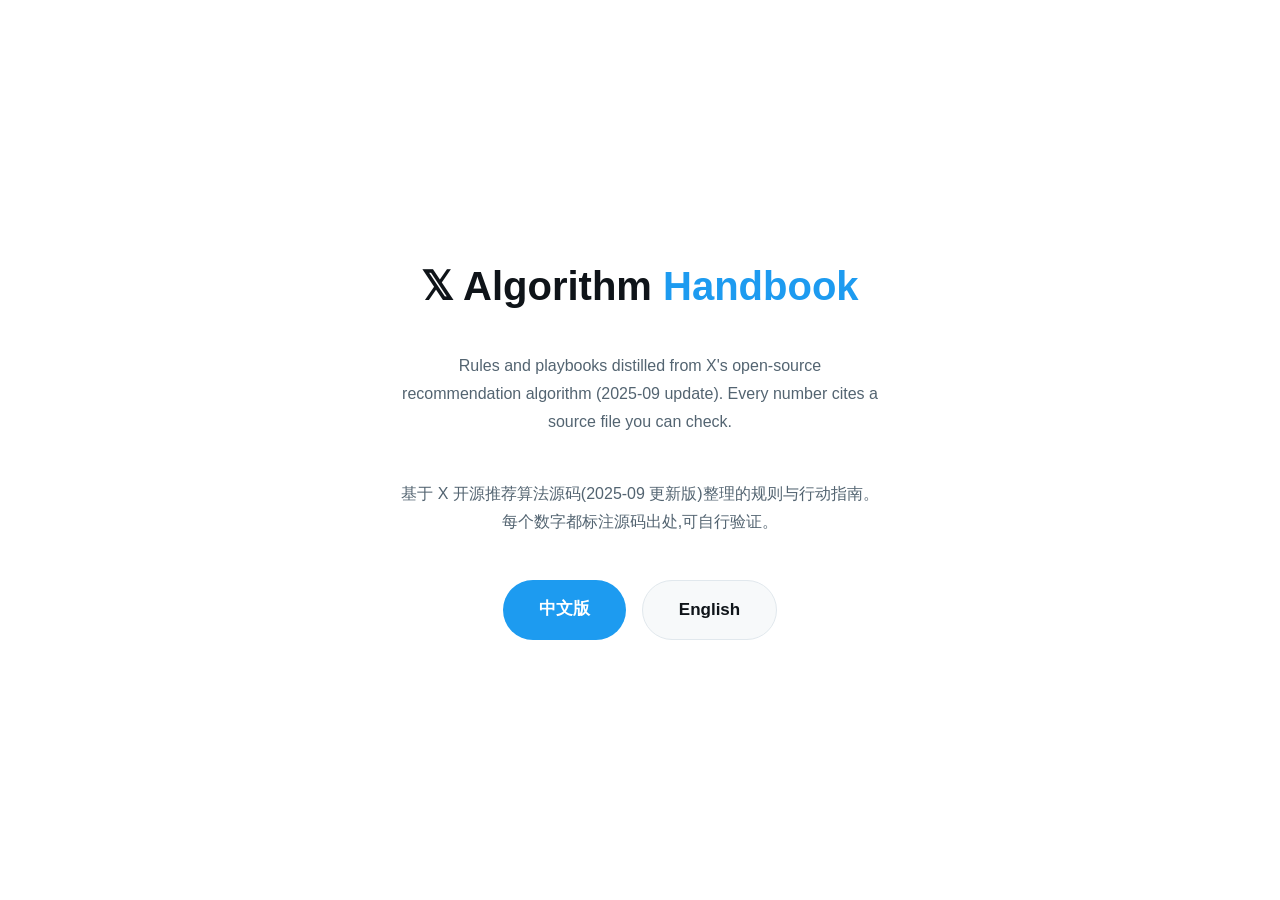
<file: index.html>
<!DOCTYPE html>
<html lang="en">
<head>
<meta charset="UTF-8">
<meta name="viewport" content="width=device-width, initial-scale=1.0">
<title>X Algorithm Handbook · X 算法规则手册</title>
<meta name="description" content="Verifiable rules and playbooks from X's open-source recommendation algorithm. 基于 X 开源推荐算法源码的可查证规则与行动指南。">
<link rel="stylesheet" href="assets/style.css">
<script>
  // Auto-redirect by browser language; ?stay=1 disables it
  (function () {
    if (location.search.indexOf('stay') !== -1) return;
    var lang = (navigator.language || '').toLowerCase();
    if (lang.indexOf('zh') === 0) location.replace('zh/');
  })();
</script>
</head>
<body>
<div class="landing">
  <h1>𝕏 Algorithm <span style="color:#1d9bf0">Handbook</span></h1>
  <p>Rules and playbooks distilled from X's open-source recommendation algorithm (2025-09 update). Every number cites a source file you can check.</p>
  <p>基于 X 开源推荐算法源码(2025-09 更新版)整理的规则与行动指南。每个数字都标注源码出处,可自行验证。</p>
  <div class="choices">
    <a href="zh/">中文版</a>
    <a class="alt" href="en/">English</a>
  </div>
</div>
</body>
</html>
</file>
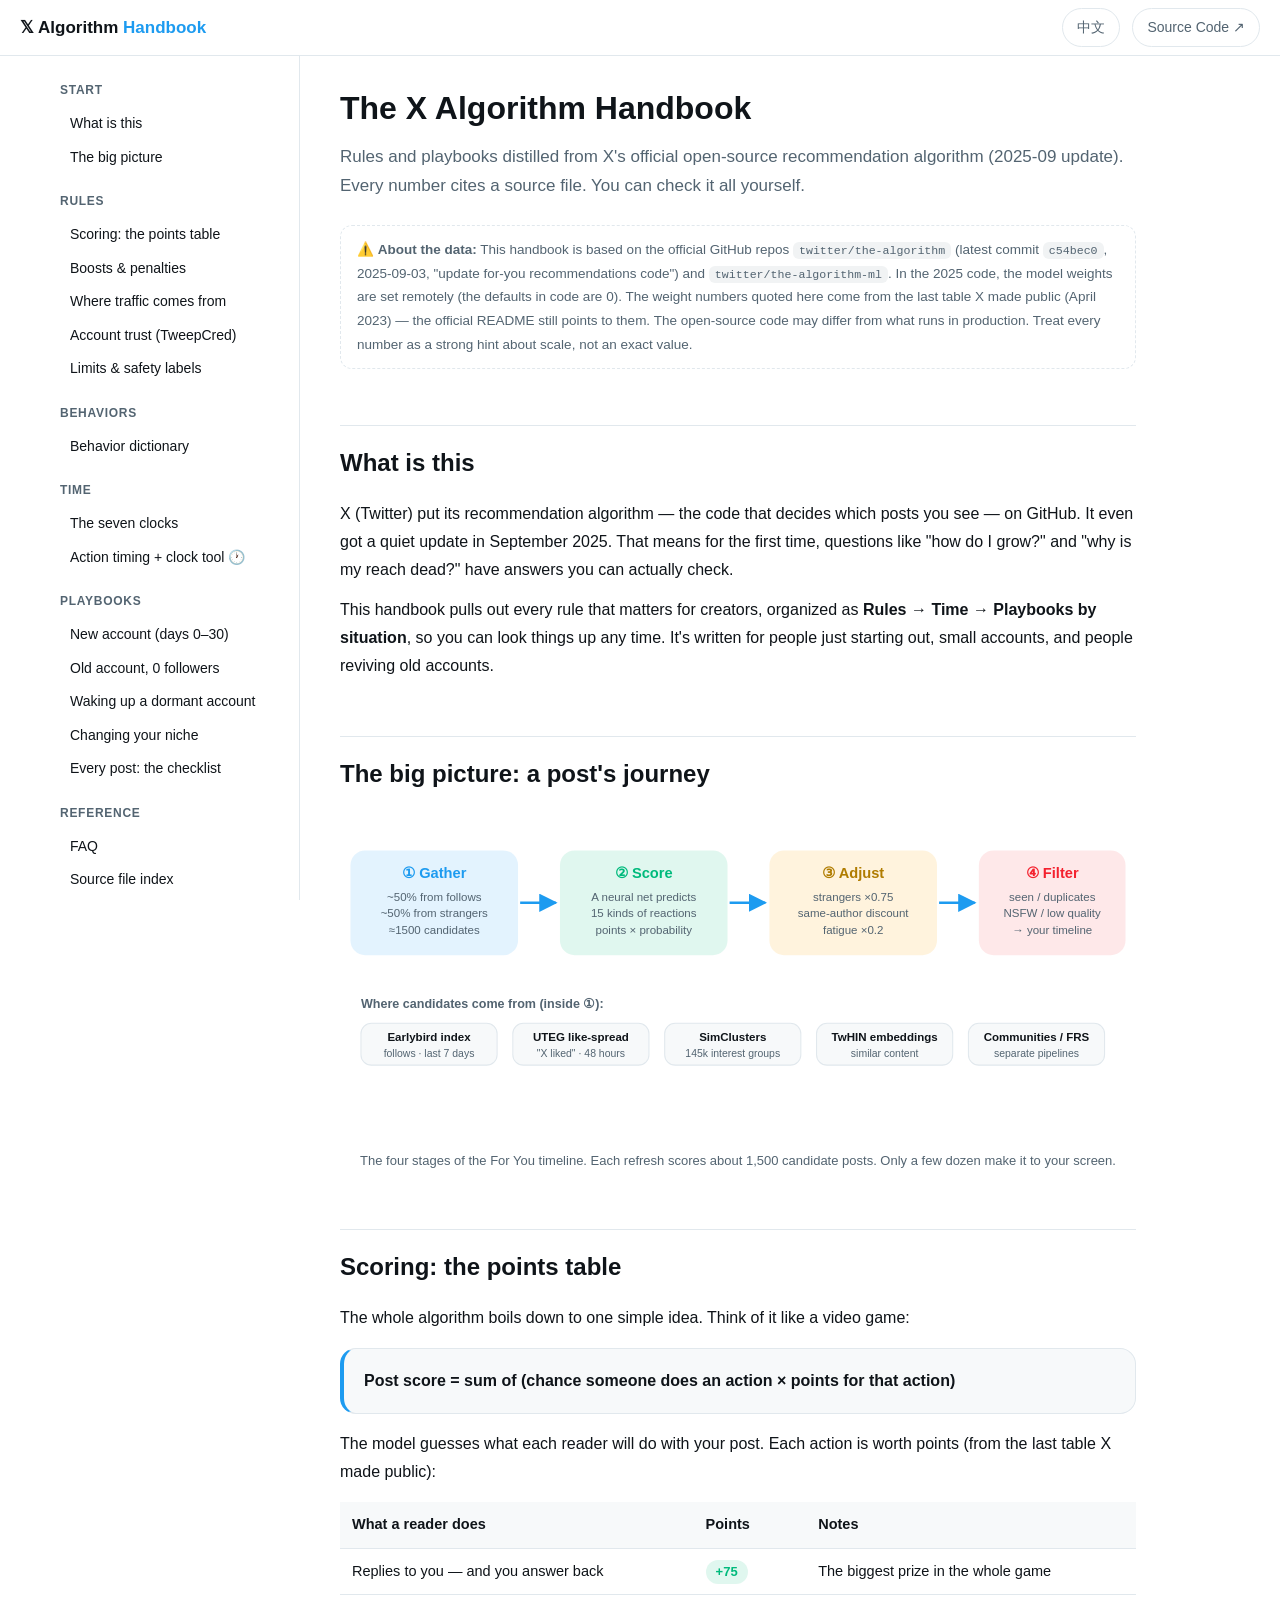
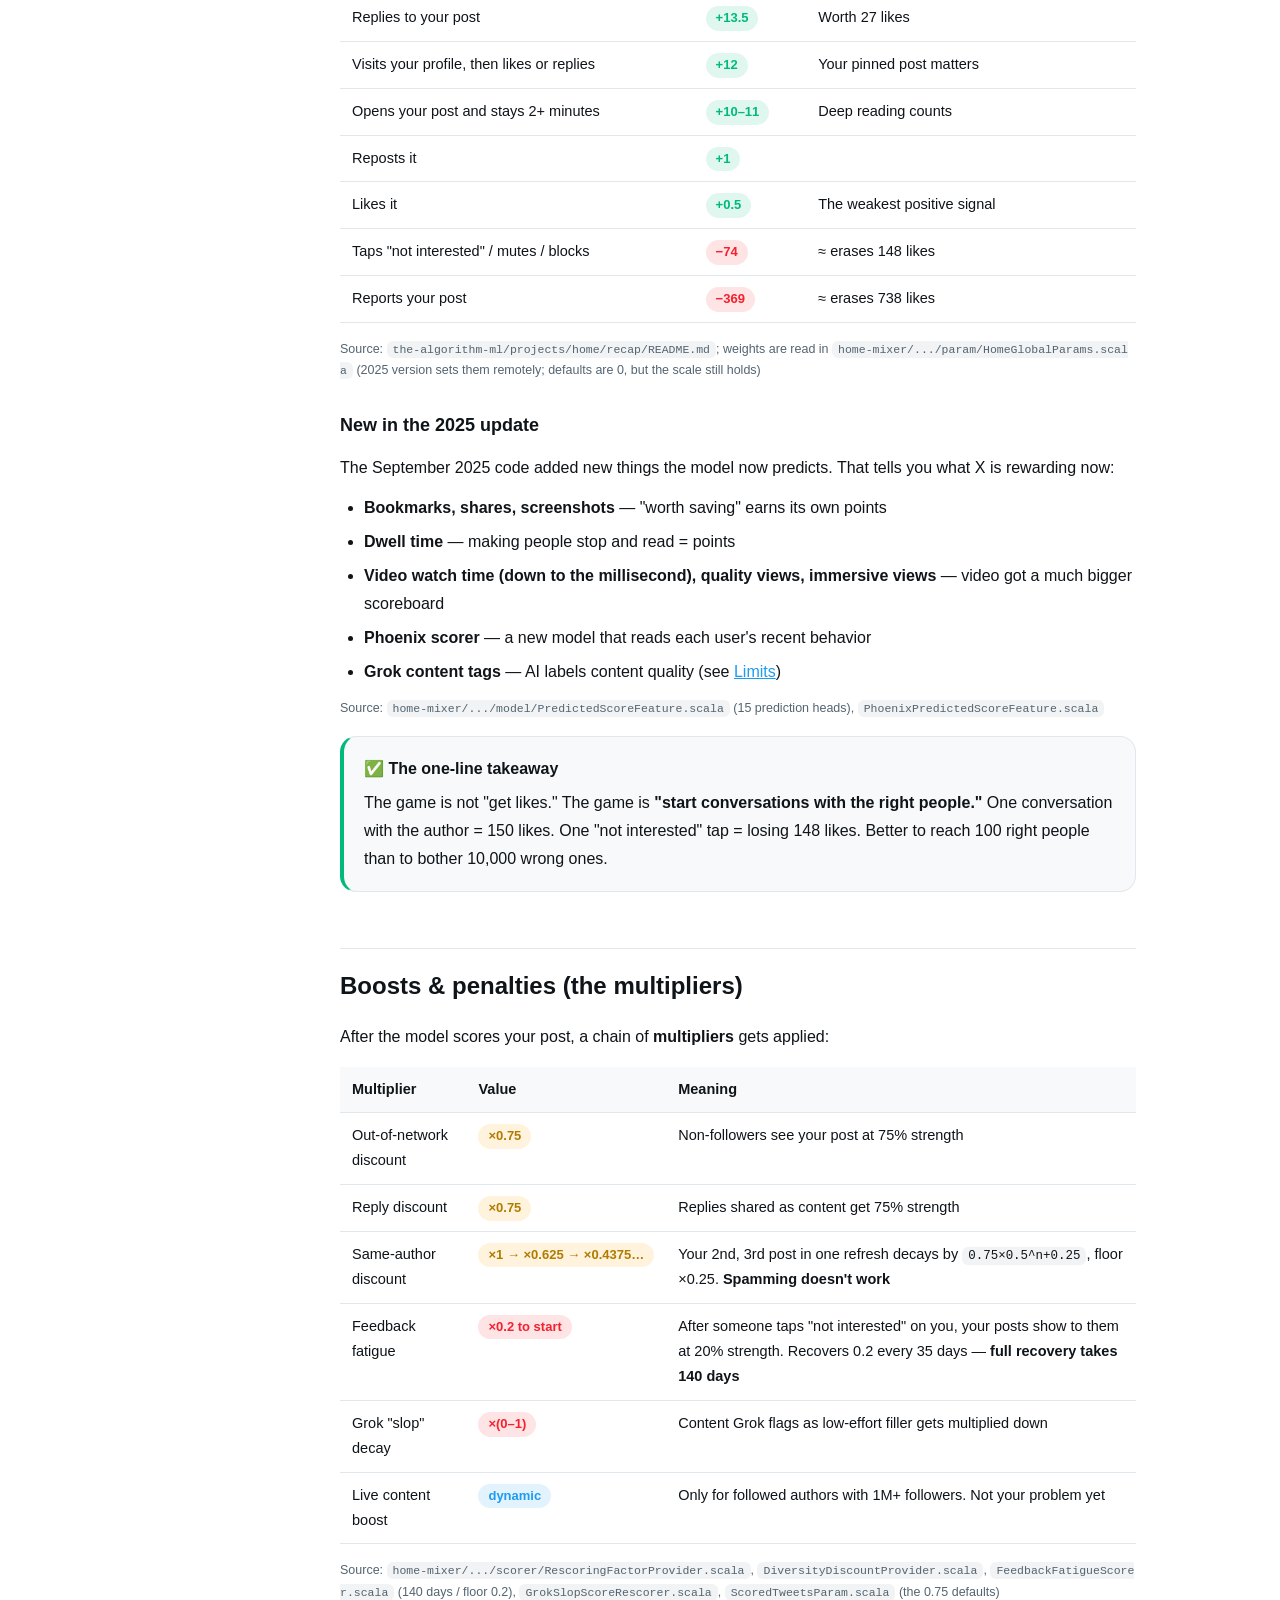
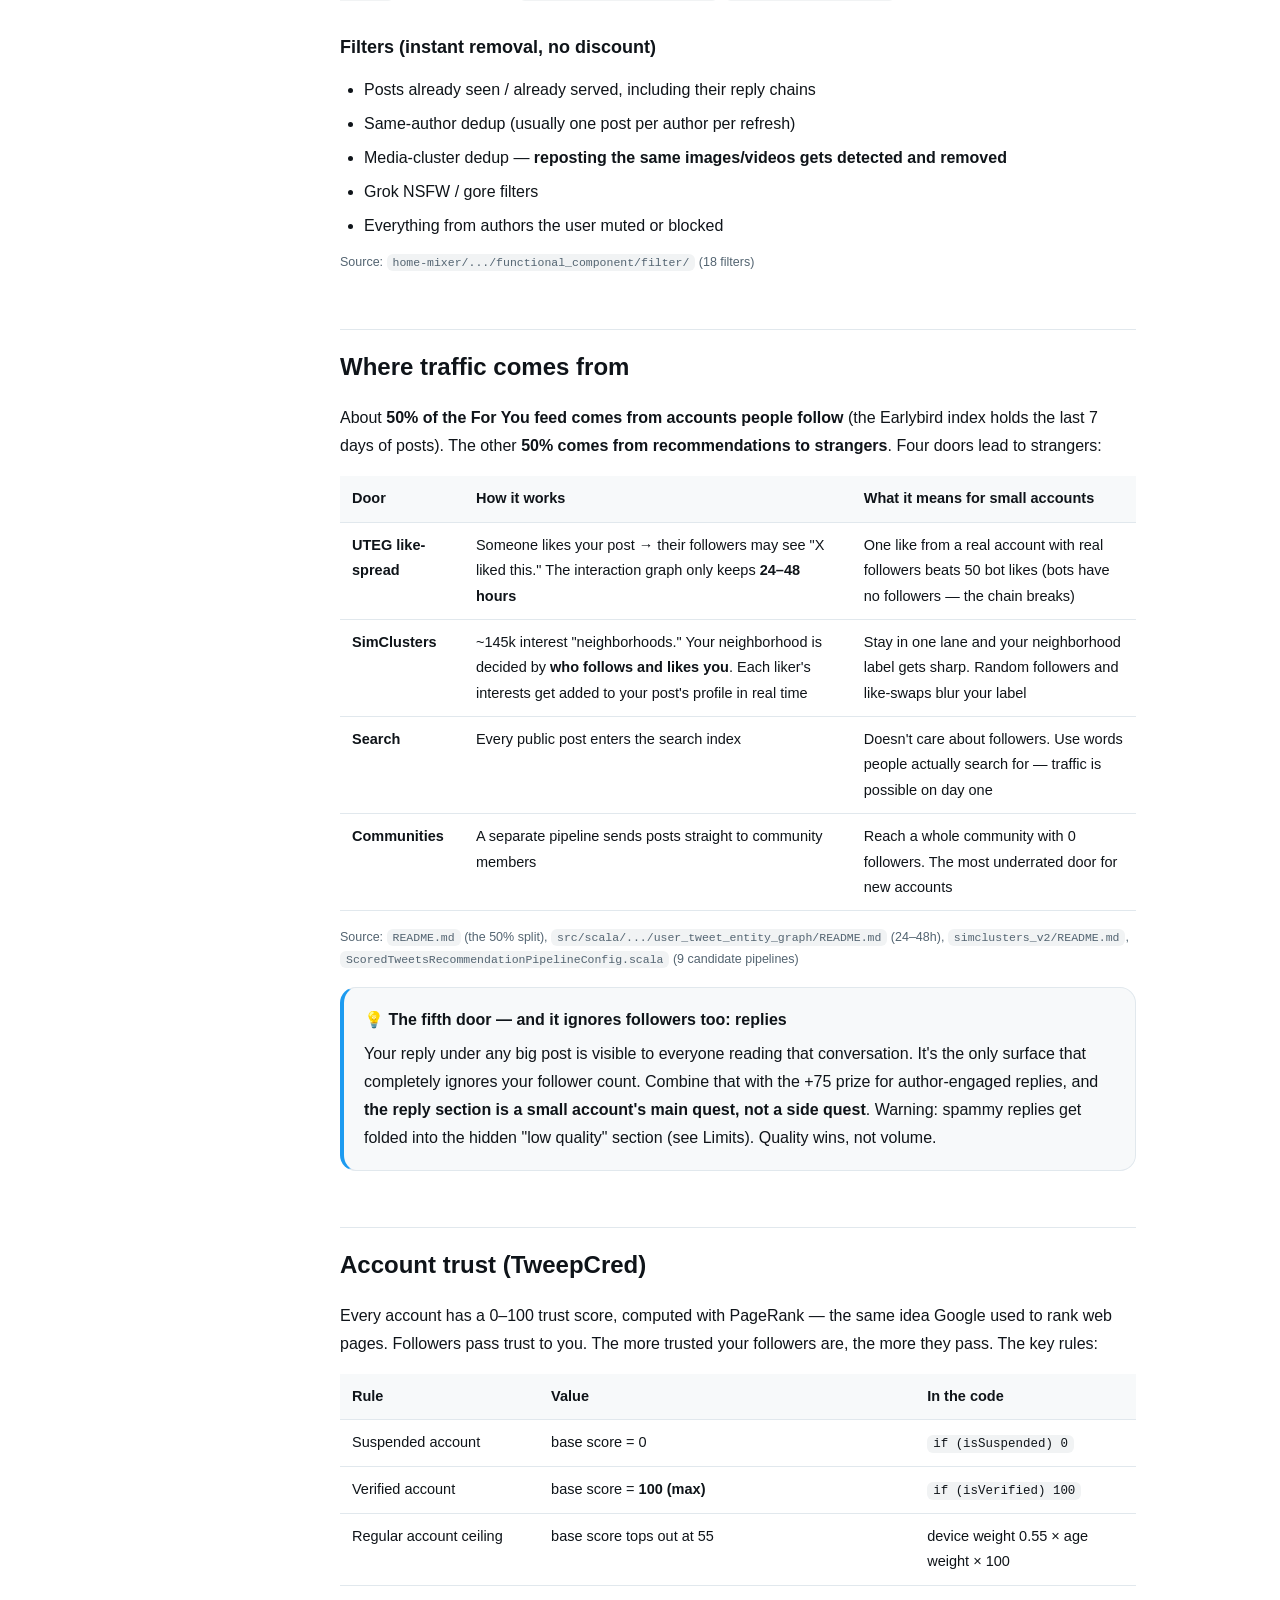
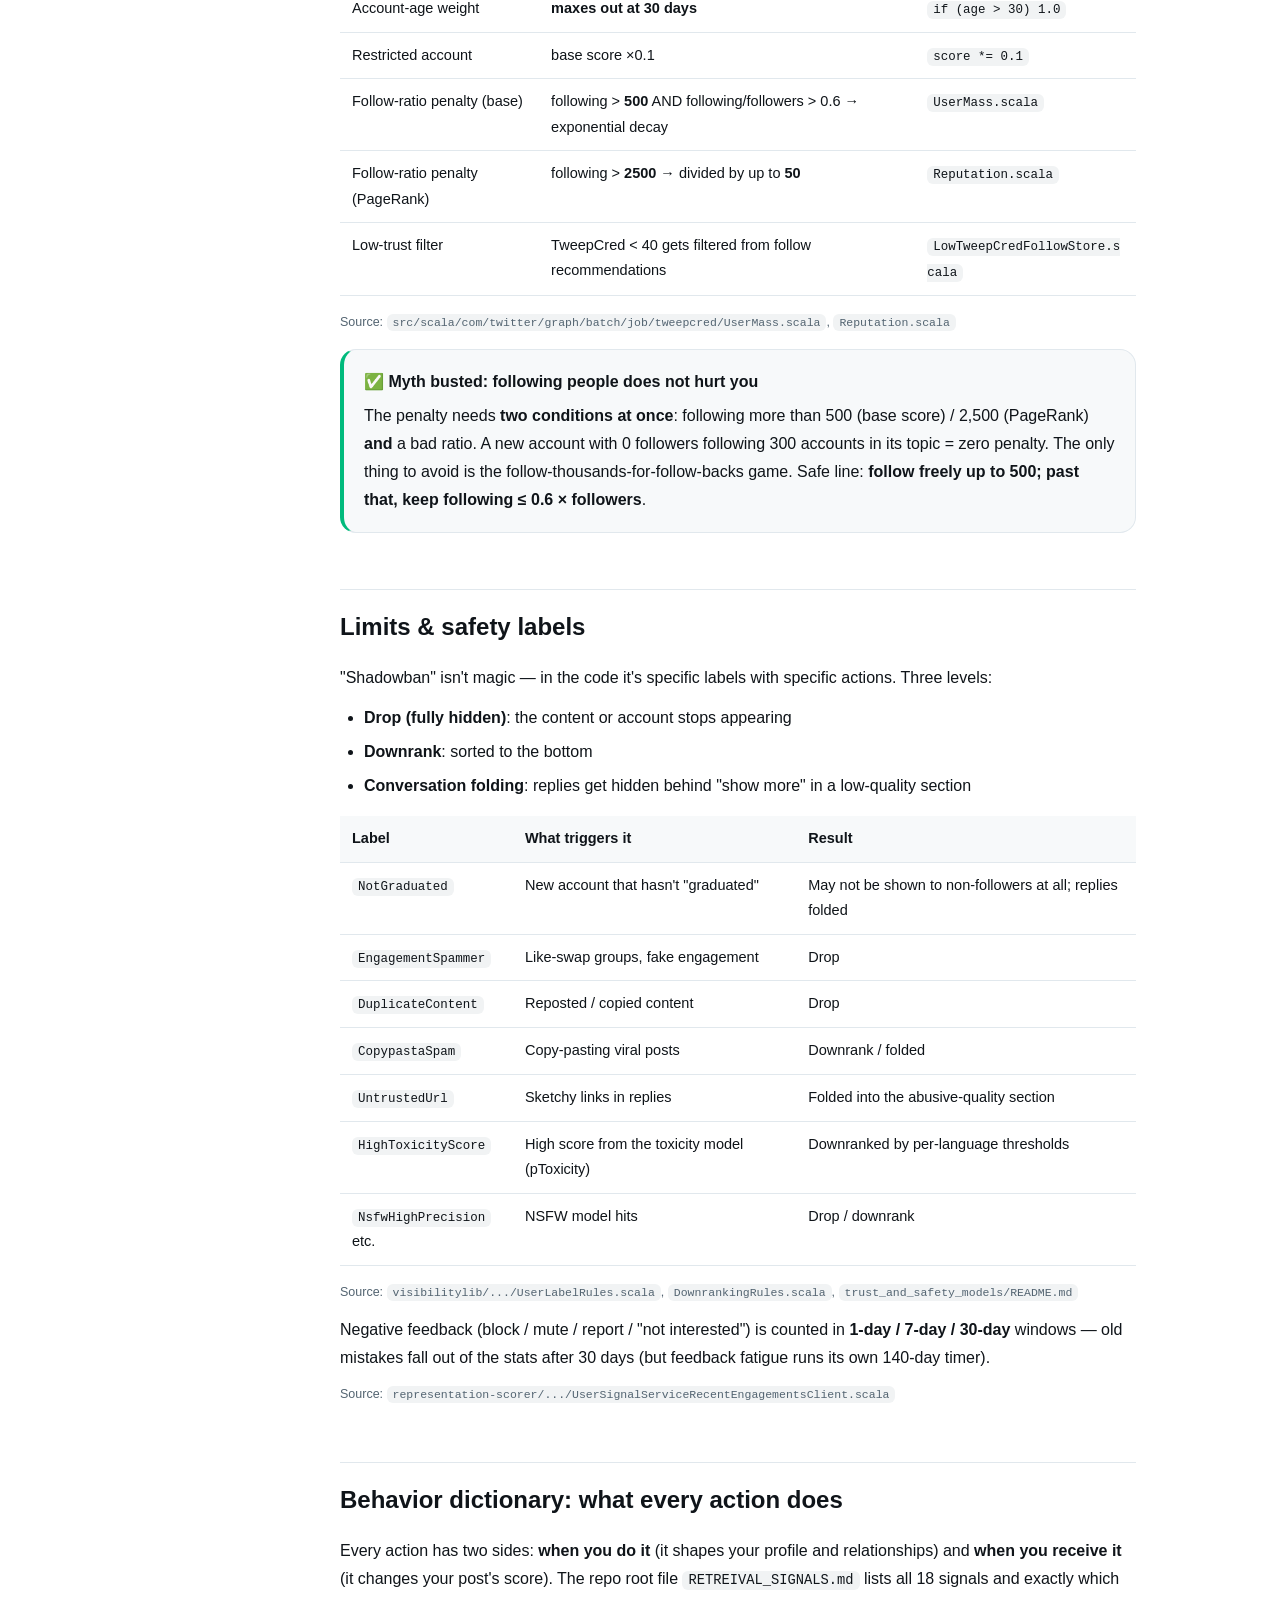
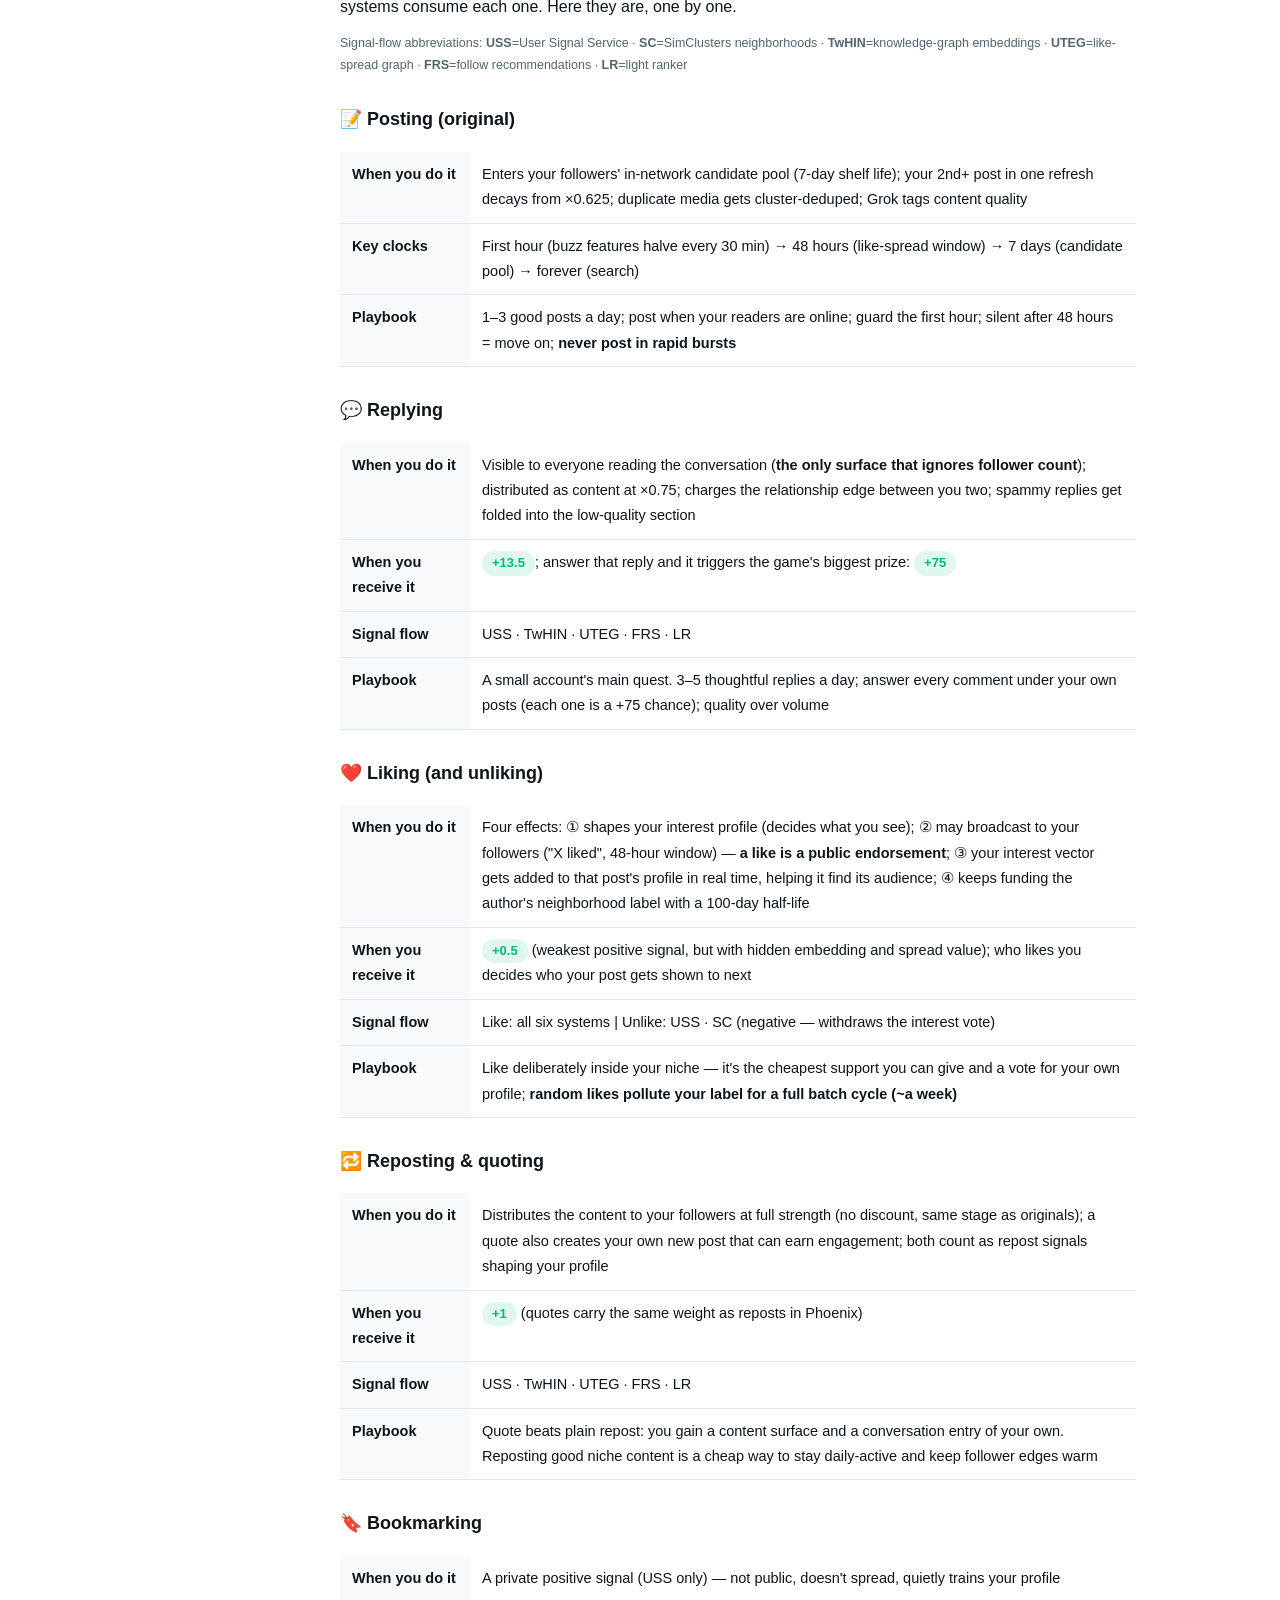
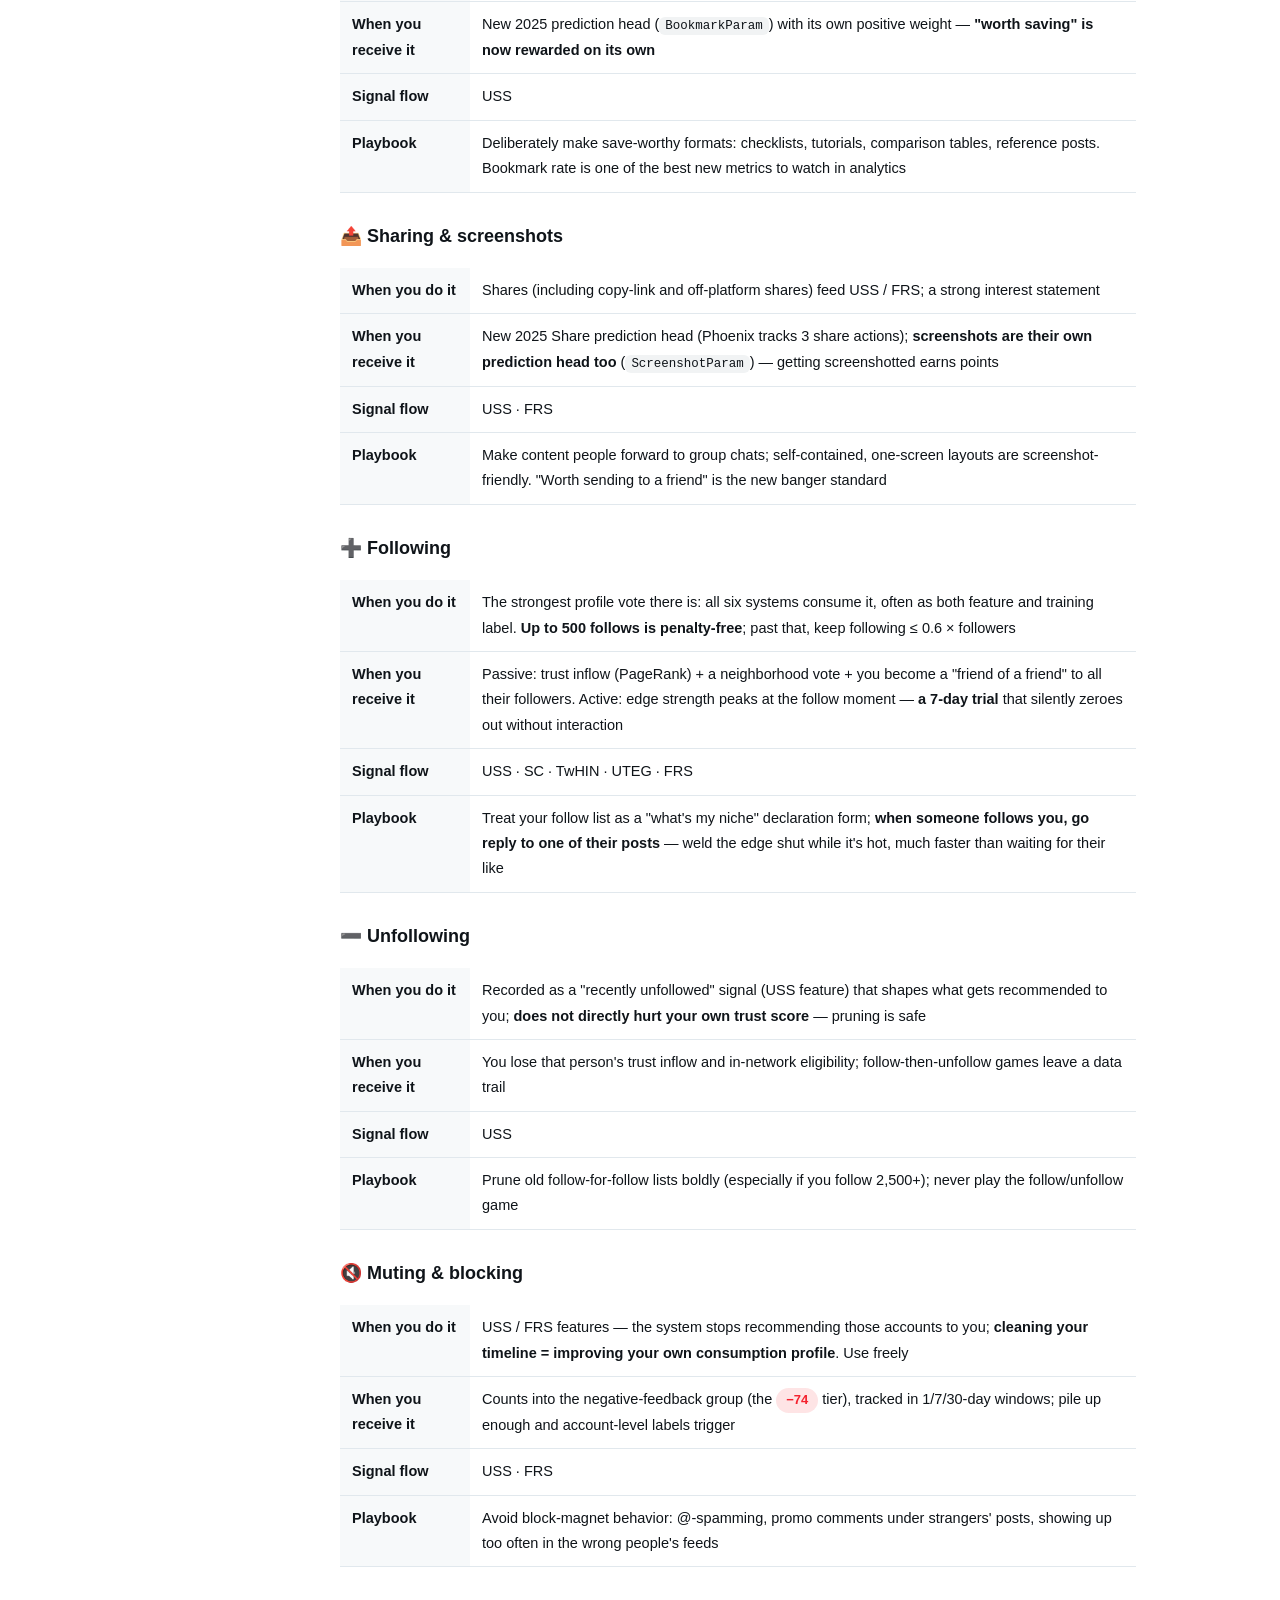
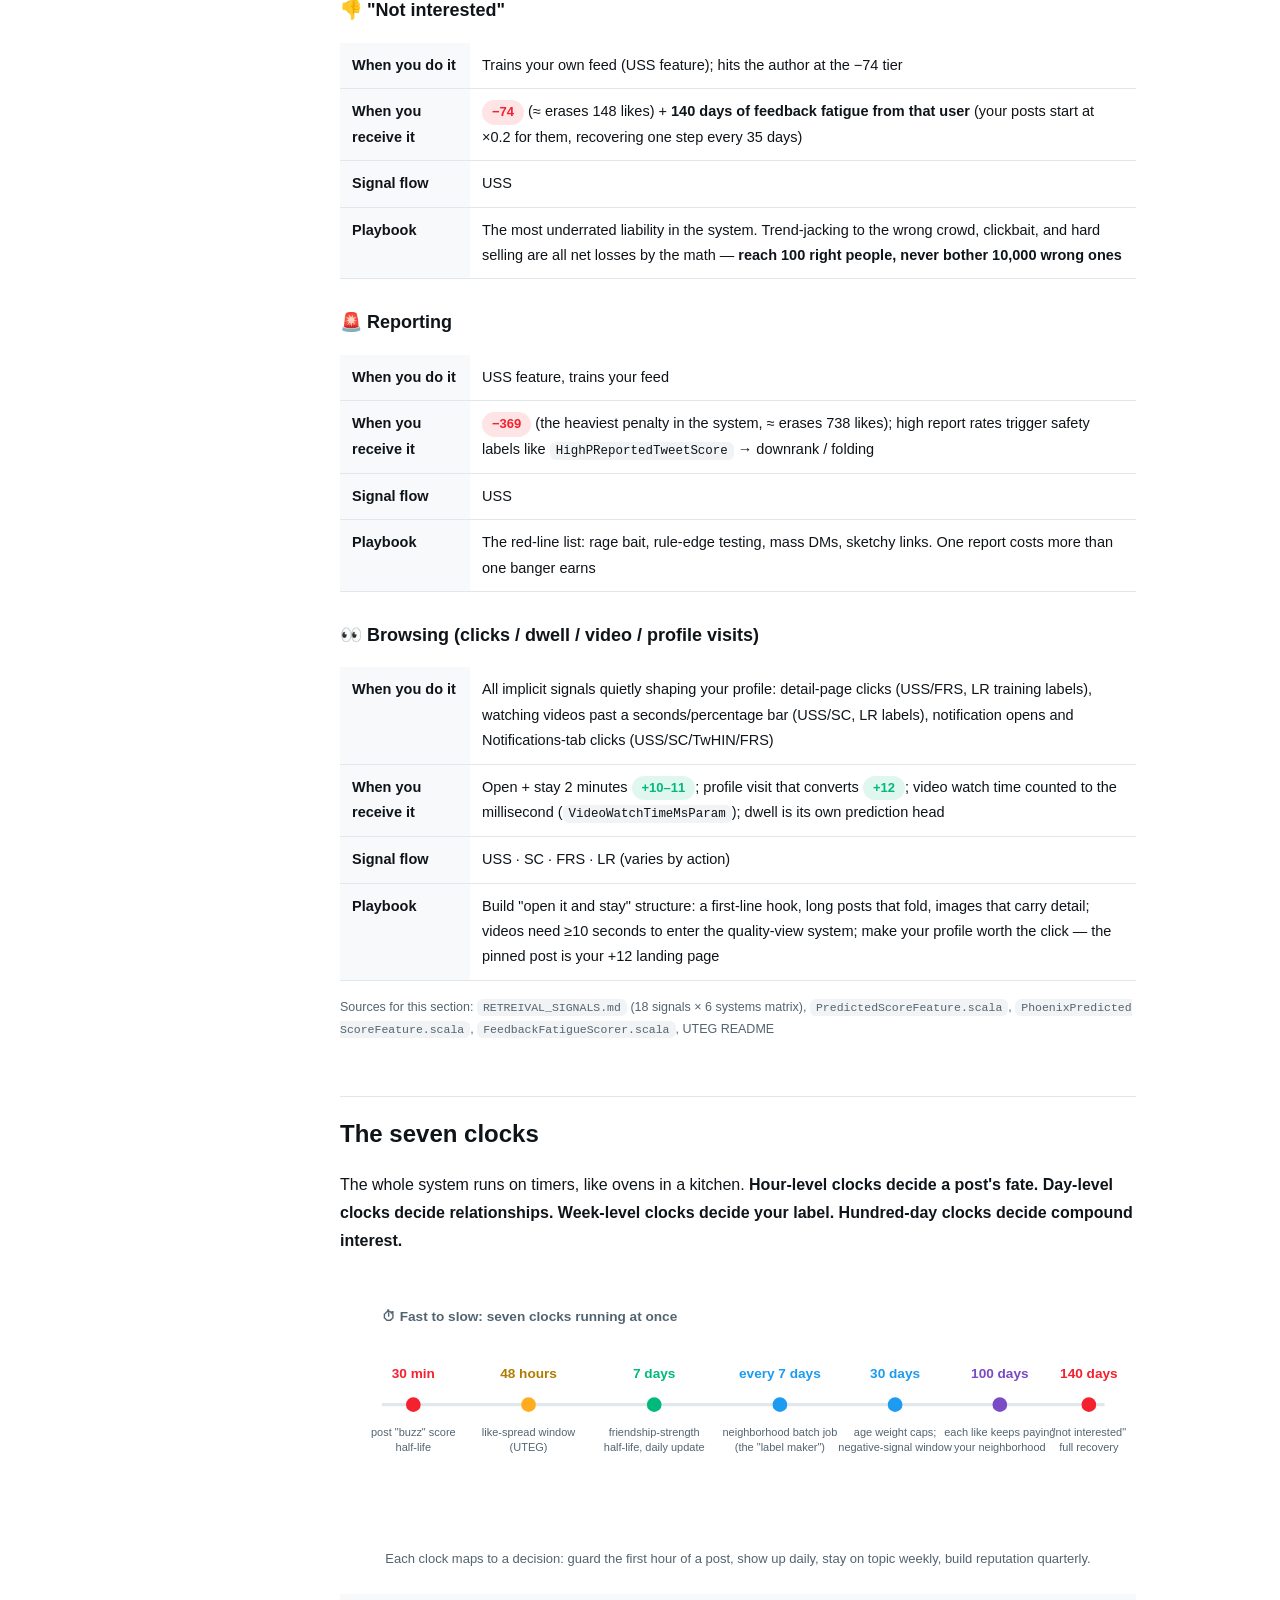
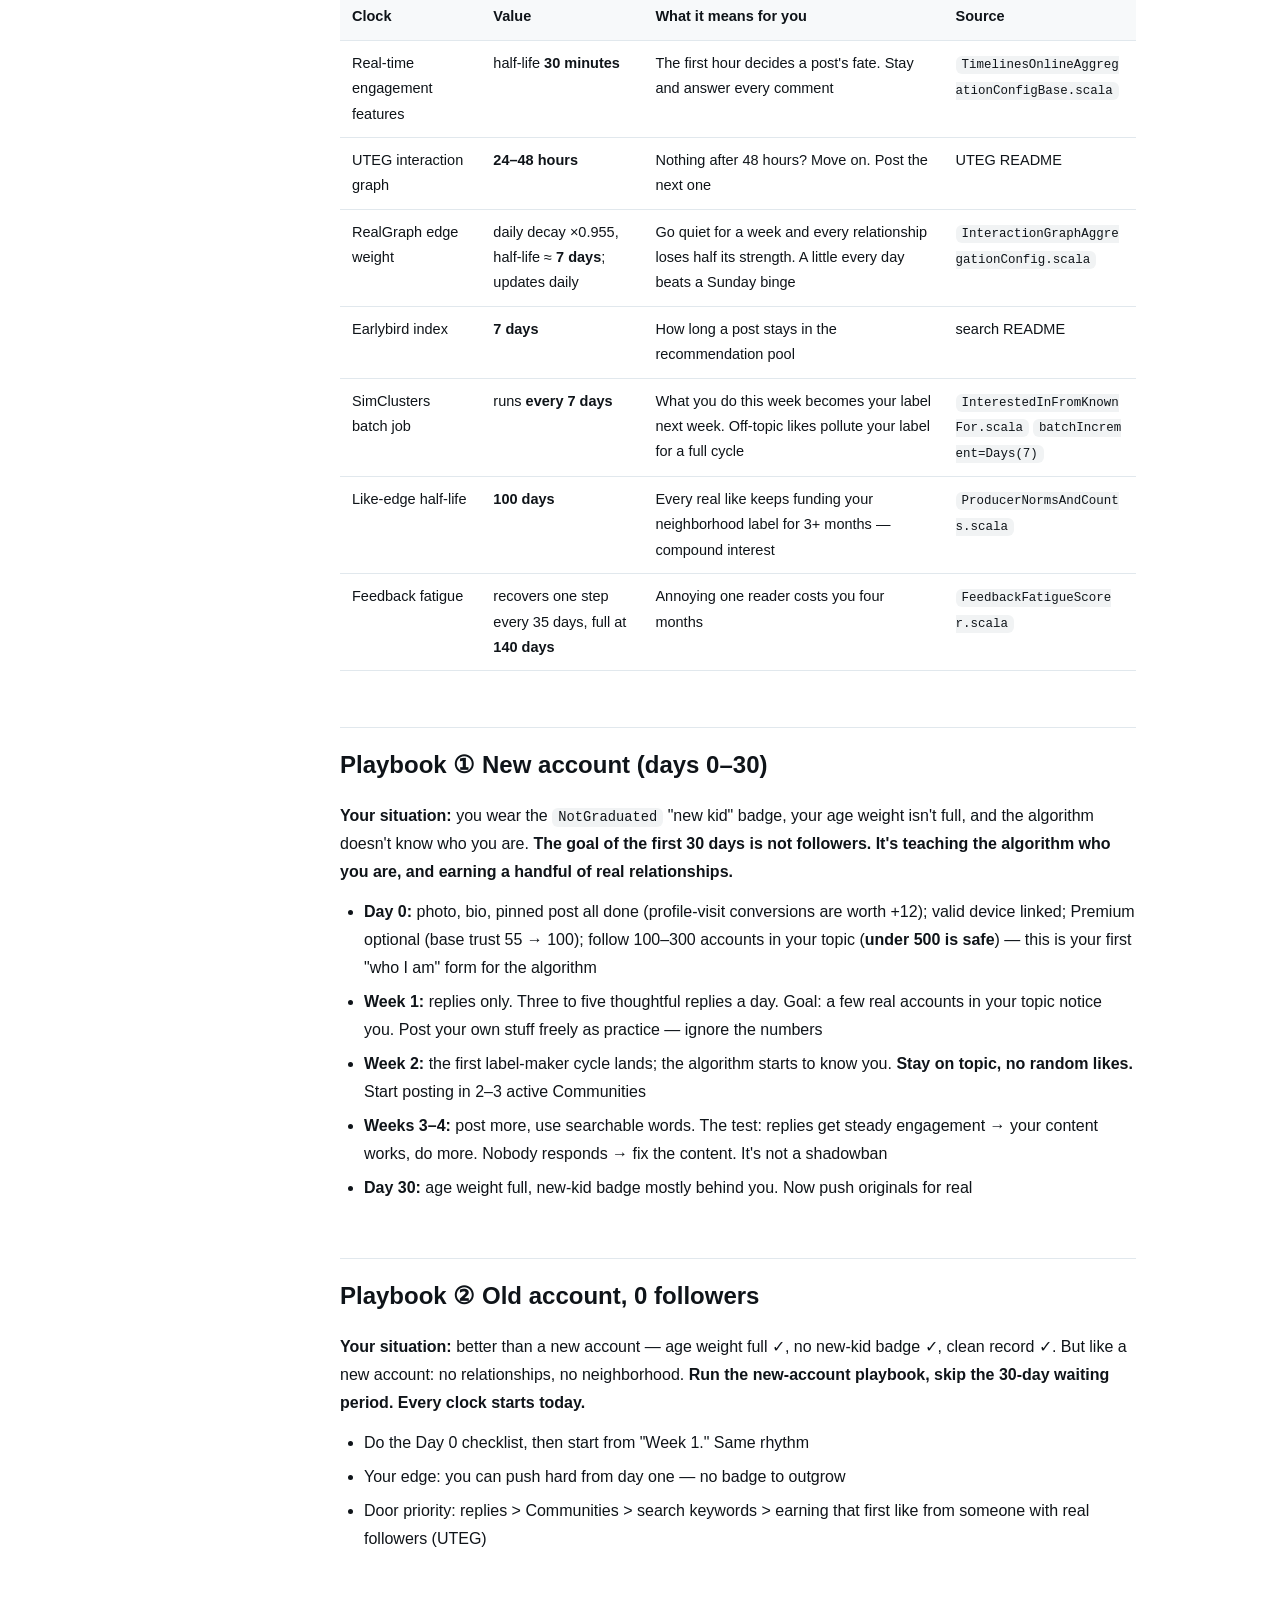
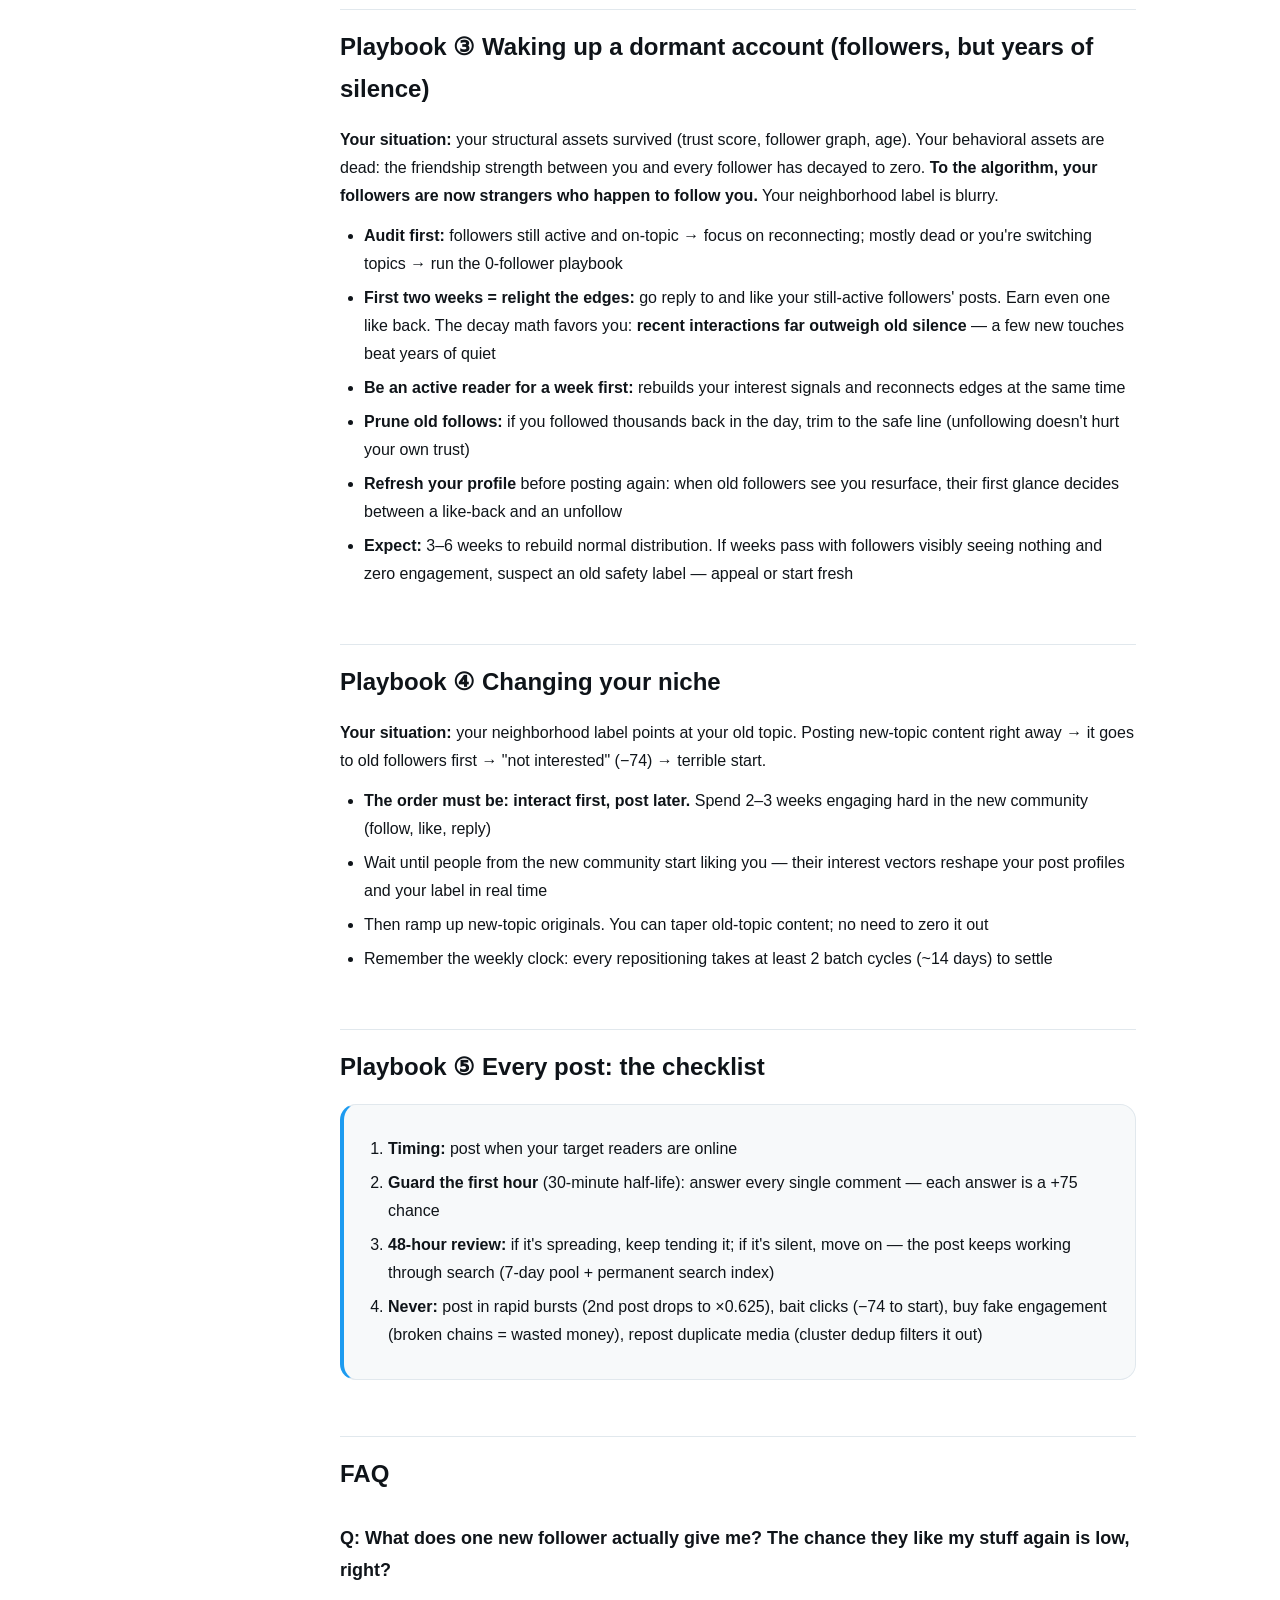
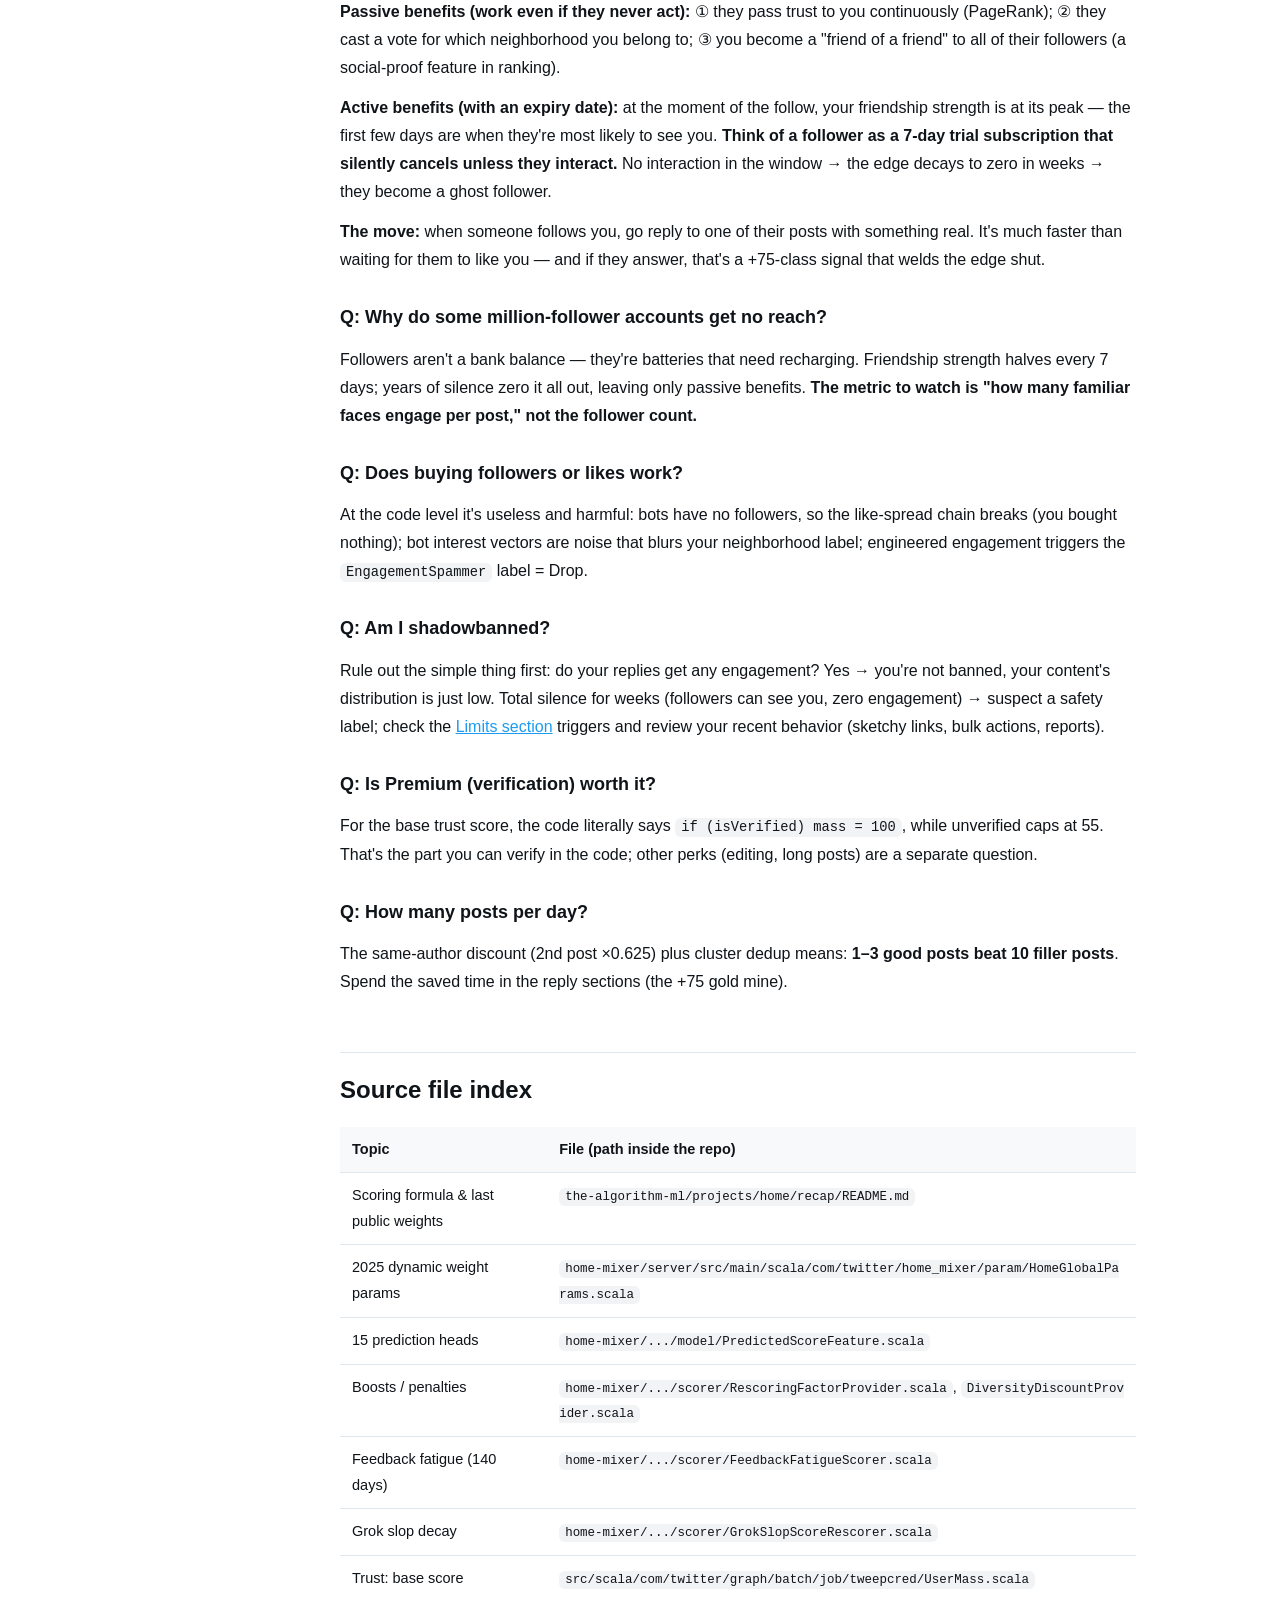
<file: en/index.html>
<!DOCTYPE html>
<html lang="en">
<head>
<meta charset="UTF-8">
<meta name="viewport" content="width=device-width, initial-scale=1.0">
<title>The X Algorithm Handbook — Verifiable Rules from the Open-Source Code</title>
<meta name="description" content="Rules and playbooks distilled from X (Twitter)'s open-source recommendation algorithm (2025-09 update). Every number cites a source file you can check yourself.">
<link rel="stylesheet" href="../assets/style.css">
</head>
<body>

<div class="topbar">
  <a class="logo" href="#top">𝕏 Algorithm <span>Handbook</span></a>
  <div class="spacer"></div>
  <a class="lang" href="../zh/">中文</a>
  <a class="gh" href="https://github.com/twitter/the-algorithm" target="_blank">Source Code ↗</a>
</div>

<div class="layout">

<nav class="sidebar">
  <div class="group">
    <div class="group-title">Start</div>
    <a href="#overview">What is this</a>
    <a href="#pipeline">The big picture</a>
  </div>
  <div class="group">
    <div class="group-title">Rules</div>
    <a href="#scoring">Scoring: the points table</a>
    <a href="#rescoring">Boosts &amp; penalties</a>
    <a href="#traffic">Where traffic comes from</a>
    <a href="#reputation">Account trust (TweepCred)</a>
    <a href="#limits">Limits &amp; safety labels</a>
  </div>
  <div class="group">
    <div class="group-title">Behaviors</div>
    <a href="#behaviors">Behavior dictionary</a>
  </div>
  <div class="group">
    <div class="group-title">Time</div>
    <a href="#clocks">The seven clocks</a>
    <a href="timing.html">Action timing + clock tool 🕐</a>
  </div>
  <div class="group">
    <div class="group-title">Playbooks</div>
    <a href="#pb-new">New account (days 0–30)</a>
    <a href="#pb-zero">Old account, 0 followers</a>
    <a href="#pb-dormant">Waking up a dormant account</a>
    <a href="#pb-pivot">Changing your niche</a>
    <a href="#pb-daily">Every post: the checklist</a>
  </div>
  <div class="group">
    <div class="group-title">Reference</div>
    <a href="#faq">FAQ</a>
    <a href="#sources">Source file index</a>
  </div>
  <div class="group">
    <div class="group-title">Other platforms</div>
    <a href="https://partyfly.github.io/wechat-handbook/en/" target="_blank">WeChat OA Handbook ↗</a>
    <a href="https://partyfly.github.io/youtube-handbook/en/" target="_blank">YouTube Playbook ↗</a>
  </div>
</nav>

<main id="top">

<h1>The X Algorithm Handbook</h1>
<p class="subtitle">Rules and playbooks distilled from X's official open-source recommendation algorithm (2025-09 update). Every number cites a source file. You can check it all yourself.</p>

<div class="disclaimer">
⚠️ <strong>About the data:</strong> This handbook is based on the official GitHub repos <code>twitter/the-algorithm</code> (latest commit <code>c54bec0</code>, 2025-09-03, "update for-you recommendations code") and <code>twitter/the-algorithm-ml</code>. In the 2025 code, the model weights are set remotely (the defaults in code are 0). The weight numbers quoted here come from the last table X made public (April 2023) — the official README still points to them. The open-source code may differ from what runs in production. Treat every number as a strong hint about scale, not an exact value.
</div>

<h2 id="overview">What is this</h2>
<p>X (Twitter) put its recommendation algorithm — the code that decides which posts you see — on GitHub. It even got a quiet update in September 2025. That means for the first time, questions like "how do I grow?" and "why is my reach dead?" have answers you can actually check.</p>
<p>This handbook pulls out every rule that matters for creators, organized as <strong>Rules → Time → Playbooks by situation</strong>, so you can look things up any time. It's written for people just starting out, small accounts, and people reviving old accounts.</p>

<h2 id="pipeline">The big picture: a post's journey</h2>
<div class="figure">
<svg viewBox="0 0 760 300" xmlns="http://www.w3.org/2000/svg" font-family="-apple-system,sans-serif">
  <defs>
    <marker id="arr" viewBox="0 0 10 10" refX="9" refY="5" markerWidth="7" markerHeight="7" orient="auto-start-reverse">
      <path d="M0,0 L10,5 L0,10 z" fill="#1d9bf0"/>
    </marker>
  </defs>
  <rect x="10" y="30" width="160" height="100" rx="14" fill="#1d9bf0" opacity="0.12"/>
  <text x="90" y="56" text-anchor="middle" font-size="14" font-weight="700" fill="#1d9bf0">① Gather</text>
  <text x="90" y="78" text-anchor="middle" font-size="11" fill="#536471">~50% from follows</text>
  <text x="90" y="94" text-anchor="middle" font-size="11" fill="#536471">~50% from strangers</text>
  <text x="90" y="110" text-anchor="middle" font-size="11" fill="#536471">≈1500 candidates</text>
  <rect x="210" y="30" width="160" height="100" rx="14" fill="#00ba7c" opacity="0.12"/>
  <text x="290" y="56" text-anchor="middle" font-size="14" font-weight="700" fill="#00ba7c">② Score</text>
  <text x="290" y="78" text-anchor="middle" font-size="11" fill="#536471">A neural net predicts</text>
  <text x="290" y="94" text-anchor="middle" font-size="11" fill="#536471">15 kinds of reactions</text>
  <text x="290" y="110" text-anchor="middle" font-size="11" fill="#536471">points × probability</text>
  <rect x="410" y="30" width="160" height="100" rx="14" fill="#ffad1f" opacity="0.15"/>
  <text x="490" y="56" text-anchor="middle" font-size="14" font-weight="700" fill="#b07c00">③ Adjust</text>
  <text x="490" y="78" text-anchor="middle" font-size="11" fill="#536471">strangers ×0.75</text>
  <text x="490" y="94" text-anchor="middle" font-size="11" fill="#536471">same-author discount</text>
  <text x="490" y="110" text-anchor="middle" font-size="11" fill="#536471">fatigue ×0.2</text>
  <rect x="610" y="30" width="140" height="100" rx="14" fill="#f4212e" opacity="0.10"/>
  <text x="680" y="56" text-anchor="middle" font-size="14" font-weight="700" fill="#f4212e">④ Filter</text>
  <text x="680" y="78" text-anchor="middle" font-size="11" fill="#536471">seen / duplicates</text>
  <text x="680" y="94" text-anchor="middle" font-size="11" fill="#536471">NSFW / low quality</text>
  <text x="680" y="110" text-anchor="middle" font-size="11" fill="#536471">→ your timeline</text>
  <line x1="172" y1="80" x2="206" y2="80" stroke="#1d9bf0" stroke-width="2.5" marker-end="url(#arr)"/>
  <line x1="372" y1="80" x2="406" y2="80" stroke="#1d9bf0" stroke-width="2.5" marker-end="url(#arr)"/>
  <line x1="572" y1="80" x2="606" y2="80" stroke="#1d9bf0" stroke-width="2.5" marker-end="url(#arr)"/>
  <text x="20" y="180" font-size="12" font-weight="700" fill="#536471">Where candidates come from (inside ①):</text>
  <rect x="20" y="195" width="130" height="40" rx="10" fill="#f7f9fa" stroke="#e1e8ed"/>
  <text x="85" y="212" text-anchor="middle" font-size="11" font-weight="600" fill="#0f1419">Earlybird index</text>
  <text x="85" y="227" text-anchor="middle" font-size="10" fill="#536471">follows · last 7 days</text>
  <rect x="165" y="195" width="130" height="40" rx="10" fill="#f7f9fa" stroke="#e1e8ed"/>
  <text x="230" y="212" text-anchor="middle" font-size="11" font-weight="600" fill="#0f1419">UTEG like-spread</text>
  <text x="230" y="227" text-anchor="middle" font-size="10" fill="#536471">"X liked" · 48 hours</text>
  <rect x="310" y="195" width="130" height="40" rx="10" fill="#f7f9fa" stroke="#e1e8ed"/>
  <text x="375" y="212" text-anchor="middle" font-size="11" font-weight="600" fill="#0f1419">SimClusters</text>
  <text x="375" y="227" text-anchor="middle" font-size="10" fill="#536471">145k interest groups</text>
  <rect x="455" y="195" width="130" height="40" rx="10" fill="#f7f9fa" stroke="#e1e8ed"/>
  <text x="520" y="212" text-anchor="middle" font-size="11" font-weight="600" fill="#0f1419">TwHIN embeddings</text>
  <text x="520" y="227" text-anchor="middle" font-size="10" fill="#536471">similar content</text>
  <rect x="600" y="195" width="130" height="40" rx="10" fill="#f7f9fa" stroke="#e1e8ed"/>
  <text x="665" y="212" text-anchor="middle" font-size="11" font-weight="600" fill="#0f1419">Communities / FRS</text>
  <text x="665" y="227" text-anchor="middle" font-size="10" fill="#536471">separate pipelines</text>
</svg>
<div class="caption">The four stages of the For You timeline. Each refresh scores about 1,500 candidate posts. Only a few dozen make it to your screen.</div>
</div>

<h2 id="scoring">Scoring: the points table</h2>
<p>The whole algorithm boils down to one simple idea. Think of it like a video game:</p>
<div class="card blue"><strong>Post score = sum of (chance someone does an action × points for that action)</strong></div>
<p>The model guesses what each reader will do with your post. Each action is worth points (from the last table X made public):</p>

<table>
<thead><tr><th>What a reader does</th><th>Points</th><th>Notes</th></tr></thead>
<tbody>
<tr><td>Replies to you — and you answer back</td><td><span class="badge pos">+75</span></td><td>The biggest prize in the whole game</td></tr>
<tr><td>Replies to your post</td><td><span class="badge pos">+13.5</span></td><td>Worth 27 likes</td></tr>
<tr><td>Visits your profile, then likes or replies</td><td><span class="badge pos">+12</span></td><td>Your pinned post matters</td></tr>
<tr><td>Opens your post and stays 2+ minutes</td><td><span class="badge pos">+10–11</span></td><td>Deep reading counts</td></tr>
<tr><td>Reposts it</td><td><span class="badge pos">+1</span></td><td></td></tr>
<tr><td>Likes it</td><td><span class="badge pos">+0.5</span></td><td>The weakest positive signal</td></tr>
<tr><td>Taps "not interested" / mutes / blocks</td><td><span class="badge neg">−74</span></td><td>≈ erases 148 likes</td></tr>
<tr><td>Reports your post</td><td><span class="badge neg">−369</span></td><td>≈ erases 738 likes</td></tr>
</tbody>
</table>
<p class="src">Source: <code>the-algorithm-ml/projects/home/recap/README.md</code>; weights are read in <code>home-mixer/.../param/HomeGlobalParams.scala</code> (2025 version sets them remotely; defaults are 0, but the scale still holds)</p>

<h3>New in the 2025 update</h3>
<p>The September 2025 code added new things the model now predicts. That tells you what X is rewarding now:</p>
<ul>
<li><strong>Bookmarks, shares, screenshots</strong> — "worth saving" earns its own points</li>
<li><strong>Dwell time</strong> — making people stop and read = points</li>
<li><strong>Video watch time (down to the millisecond), quality views, immersive views</strong> — video got a much bigger scoreboard</li>
<li><strong>Phoenix scorer</strong> — a new model that reads each user's recent behavior</li>
<li><strong>Grok content tags</strong> — AI labels content quality (see <a href="#limits">Limits</a>)</li>
</ul>
<p class="src">Source: <code>home-mixer/.../model/PredictedScoreFeature.scala</code> (15 prediction heads), <code>PhoenixPredictedScoreFeature.scala</code></p>

<div class="card green">
<div class="card-title">✅ The one-line takeaway</div>
The game is not "get likes." The game is <strong>"start conversations with the right people."</strong> One conversation with the author = 150 likes. One "not interested" tap = losing 148 likes. Better to reach 100 right people than to bother 10,000 wrong ones.
</div>

<h2 id="rescoring">Boosts &amp; penalties (the multipliers)</h2>
<p>After the model scores your post, a chain of <strong>multipliers</strong> gets applied:</p>

<table>
<thead><tr><th>Multiplier</th><th>Value</th><th>Meaning</th></tr></thead>
<tbody>
<tr><td>Out-of-network discount</td><td><span class="badge warn">×0.75</span></td><td>Non-followers see your post at 75% strength</td></tr>
<tr><td>Reply discount</td><td><span class="badge warn">×0.75</span></td><td>Replies shared as content get 75% strength</td></tr>
<tr><td>Same-author discount</td><td><span class="badge warn">×1 → ×0.625 → ×0.4375…</span></td><td>Your 2nd, 3rd post in one refresh decays by <code>0.75×0.5^n+0.25</code>, floor ×0.25. <strong>Spamming doesn't work</strong></td></tr>
<tr><td>Feedback fatigue</td><td><span class="badge neg">×0.2 to start</span></td><td>After someone taps "not interested" on you, your posts show to them at 20% strength. Recovers 0.2 every 35 days — <strong>full recovery takes 140 days</strong></td></tr>
<tr><td>Grok "slop" decay</td><td><span class="badge neg">×(0–1)</span></td><td>Content Grok flags as low-effort filler gets multiplied down</td></tr>
<tr><td>Live content boost</td><td><span class="badge info">dynamic</span></td><td>Only for followed authors with 1M+ followers. Not your problem yet</td></tr>
</tbody>
</table>
<p class="src">Source: <code>home-mixer/.../scorer/RescoringFactorProvider.scala</code>, <code>DiversityDiscountProvider.scala</code>, <code>FeedbackFatigueScorer.scala</code> (140 days / floor 0.2), <code>GrokSlopScoreRescorer.scala</code>, <code>ScoredTweetsParam.scala</code> (the 0.75 defaults)</p>

<h3>Filters (instant removal, no discount)</h3>
<ul>
<li>Posts already seen / already served, including their reply chains</li>
<li>Same-author dedup (usually one post per author per refresh)</li>
<li>Media-cluster dedup — <strong>reposting the same images/videos gets detected and removed</strong></li>
<li>Grok NSFW / gore filters</li>
<li>Everything from authors the user muted or blocked</li>
</ul>
<p class="src">Source: <code>home-mixer/.../functional_component/filter/</code> (18 filters)</p>

<h2 id="traffic">Where traffic comes from</h2>
<p>About <strong>50% of the For You feed comes from accounts people follow</strong> (the Earlybird index holds the last 7 days of posts). The other <strong>50% comes from recommendations to strangers</strong>. Four doors lead to strangers:</p>

<table>
<thead><tr><th>Door</th><th>How it works</th><th>What it means for small accounts</th></tr></thead>
<tbody>
<tr><td><strong>UTEG like-spread</strong></td><td>Someone likes your post → their followers may see "X liked this." The interaction graph only keeps <strong>24–48 hours</strong></td><td>One like from a real account with real followers beats 50 bot likes (bots have no followers — the chain breaks)</td></tr>
<tr><td><strong>SimClusters</strong></td><td>~145k interest "neighborhoods." Your neighborhood is decided by <strong>who follows and likes you</strong>. Each liker's interests get added to your post's profile in real time</td><td>Stay in one lane and your neighborhood label gets sharp. Random followers and like-swaps blur your label</td></tr>
<tr><td><strong>Search</strong></td><td>Every public post enters the search index</td><td>Doesn't care about followers. Use words people actually search for — traffic is possible on day one</td></tr>
<tr><td><strong>Communities</strong></td><td>A separate pipeline sends posts straight to community members</td><td>Reach a whole community with 0 followers. The most underrated door for new accounts</td></tr>
</tbody>
</table>
<p class="src">Source: <code>README.md</code> (the 50% split), <code>src/scala/.../user_tweet_entity_graph/README.md</code> (24–48h), <code>simclusters_v2/README.md</code>, <code>ScoredTweetsRecommendationPipelineConfig.scala</code> (9 candidate pipelines)</p>

<div class="card blue">
<div class="card-title">💡 The fifth door — and it ignores followers too: replies</div>
Your reply under any big post is visible to everyone reading that conversation. It's the only surface that completely ignores your follower count. Combine that with the +75 prize for author-engaged replies, and <strong>the reply section is a small account's main quest, not a side quest</strong>. Warning: spammy replies get folded into the hidden "low quality" section (see Limits). Quality wins, not volume.
</div>

<h2 id="reputation">Account trust (TweepCred)</h2>
<p>Every account has a 0–100 trust score, computed with PageRank — the same idea Google used to rank web pages. Followers pass trust to you. The more trusted your followers are, the more they pass. The key rules:</p>

<table>
<thead><tr><th>Rule</th><th>Value</th><th>In the code</th></tr></thead>
<tbody>
<tr><td>Suspended account</td><td>base score = 0</td><td><code>if (isSuspended) 0</code></td></tr>
<tr><td>Verified account</td><td>base score = <strong>100 (max)</strong></td><td><code>if (isVerified) 100</code></td></tr>
<tr><td>Regular account ceiling</td><td>base score tops out at 55</td><td>device weight 0.55 × age weight × 100</td></tr>
<tr><td>Account-age weight</td><td><strong>maxes out at 30 days</strong></td><td><code>if (age &gt; 30) 1.0</code></td></tr>
<tr><td>Restricted account</td><td>base score ×0.1</td><td><code>score *= 0.1</code></td></tr>
<tr><td>Follow-ratio penalty (base)</td><td>following &gt; <strong>500</strong> AND following/followers &gt; 0.6 → exponential decay</td><td><code>UserMass.scala</code></td></tr>
<tr><td>Follow-ratio penalty (PageRank)</td><td>following &gt; <strong>2500</strong> → divided by up to <strong>50</strong></td><td><code>Reputation.scala</code></td></tr>
<tr><td>Low-trust filter</td><td>TweepCred &lt; 40 gets filtered from follow recommendations</td><td><code>LowTweepCredFollowStore.scala</code></td></tr>
</tbody>
</table>
<p class="src">Source: <code>src/scala/com/twitter/graph/batch/job/tweepcred/UserMass.scala</code>, <code>Reputation.scala</code></p>

<div class="card green">
<div class="card-title">✅ Myth busted: following people does not hurt you</div>
The penalty needs <strong>two conditions at once</strong>: following more than 500 (base score) / 2,500 (PageRank) <strong>and</strong> a bad ratio. A new account with 0 followers following 300 accounts in its topic = zero penalty. The only thing to avoid is the follow-thousands-for-follow-backs game. Safe line: <strong>follow freely up to 500; past that, keep following ≤ 0.6 × followers</strong>.
</div>

<h2 id="limits">Limits &amp; safety labels</h2>
<p>"Shadowban" isn't magic — in the code it's specific labels with specific actions. Three levels:</p>
<ul>
<li><strong>Drop (fully hidden)</strong>: the content or account stops appearing</li>
<li><strong>Downrank</strong>: sorted to the bottom</li>
<li><strong>Conversation folding</strong>: replies get hidden behind "show more" in a low-quality section</li>
</ul>

<table>
<thead><tr><th>Label</th><th>What triggers it</th><th>Result</th></tr></thead>
<tbody>
<tr><td><code>NotGraduated</code></td><td>New account that hasn't "graduated"</td><td>May not be shown to non-followers at all; replies folded</td></tr>
<tr><td><code>EngagementSpammer</code></td><td>Like-swap groups, fake engagement</td><td>Drop</td></tr>
<tr><td><code>DuplicateContent</code></td><td>Reposted / copied content</td><td>Drop</td></tr>
<tr><td><code>CopypastaSpam</code></td><td>Copy-pasting viral posts</td><td>Downrank / folded</td></tr>
<tr><td><code>UntrustedUrl</code></td><td>Sketchy links in replies</td><td>Folded into the abusive-quality section</td></tr>
<tr><td><code>HighToxicityScore</code></td><td>High score from the toxicity model (pToxicity)</td><td>Downranked by per-language thresholds</td></tr>
<tr><td><code>NsfwHighPrecision</code> etc.</td><td>NSFW model hits</td><td>Drop / downrank</td></tr>
</tbody>
</table>
<p class="src">Source: <code>visibilitylib/.../UserLabelRules.scala</code>, <code>DownrankingRules.scala</code>, <code>trust_and_safety_models/README.md</code></p>

<p>Negative feedback (block / mute / report / "not interested") is counted in <strong>1-day / 7-day / 30-day</strong> windows — old mistakes fall out of the stats after 30 days (but feedback fatigue runs its own 140-day timer).</p>
<p class="src">Source: <code>representation-scorer/.../UserSignalServiceRecentEngagementsClient.scala</code></p>

<h2 id="behaviors">Behavior dictionary: what every action does</h2>
<p>Every action has two sides: <strong>when you do it</strong> (it shapes your profile and relationships) and <strong>when you receive it</strong> (it changes your post's score). The repo root file <code>RETREIVAL_SIGNALS.md</code> lists all 18 signals and exactly which systems consume each one. Here they are, one by one.</p>
<p class="src">Signal-flow abbreviations: <strong>USS</strong>=User Signal Service · <strong>SC</strong>=SimClusters neighborhoods · <strong>TwHIN</strong>=knowledge-graph embeddings · <strong>UTEG</strong>=like-spread graph · <strong>FRS</strong>=follow recommendations · <strong>LR</strong>=light ranker</p>

<h3>📝 Posting (original)</h3>
<table>
<tbody>
<tr><th style="width:130px">When you do it</th><td>Enters your followers' in-network candidate pool (7-day shelf life); your 2nd+ post in one refresh decays from ×0.625; duplicate media gets cluster-deduped; Grok tags content quality</td></tr>
<tr><th>Key clocks</th><td>First hour (buzz features halve every 30 min) → 48 hours (like-spread window) → 7 days (candidate pool) → forever (search)</td></tr>
<tr><th>Playbook</th><td>1–3 good posts a day; post when your readers are online; guard the first hour; silent after 48 hours = move on; <strong>never post in rapid bursts</strong></td></tr>
</tbody>
</table>

<h3>💬 Replying</h3>
<table>
<tbody>
<tr><th style="width:130px">When you do it</th><td>Visible to everyone reading the conversation (<strong>the only surface that ignores follower count</strong>); distributed as content at ×0.75; charges the relationship edge between you two; spammy replies get folded into the low-quality section</td></tr>
<tr><th>When you receive it</th><td><span class="badge pos">+13.5</span>; answer that reply and it triggers the game's biggest prize: <span class="badge pos">+75</span></td></tr>
<tr><th>Signal flow</th><td>USS · TwHIN · UTEG · FRS · LR</td></tr>
<tr><th>Playbook</th><td>A small account's main quest. 3–5 thoughtful replies a day; answer every comment under your own posts (each one is a +75 chance); quality over volume</td></tr>
</tbody>
</table>

<h3>❤️ Liking (and unliking)</h3>
<table>
<tbody>
<tr><th style="width:130px">When you do it</th><td>Four effects: ① shapes your interest profile (decides what you see); ② may broadcast to your followers ("X liked", 48-hour window) — <strong>a like is a public endorsement</strong>; ③ your interest vector gets added to that post's profile in real time, helping it find its audience; ④ keeps funding the author's neighborhood label with a 100-day half-life</td></tr>
<tr><th>When you receive it</th><td><span class="badge pos">+0.5</span> (weakest positive signal, but with hidden embedding and spread value); who likes you decides who your post gets shown to next</td></tr>
<tr><th>Signal flow</th><td>Like: all six systems | Unlike: USS · SC (negative — withdraws the interest vote)</td></tr>
<tr><th>Playbook</th><td>Like deliberately inside your niche — it's the cheapest support you can give and a vote for your own profile; <strong>random likes pollute your label for a full batch cycle (~a week)</strong></td></tr>
</tbody>
</table>

<h3>🔁 Reposting &amp; quoting</h3>
<table>
<tbody>
<tr><th style="width:130px">When you do it</th><td>Distributes the content to your followers at full strength (no discount, same stage as originals); a quote also creates your own new post that can earn engagement; both count as repost signals shaping your profile</td></tr>
<tr><th>When you receive it</th><td><span class="badge pos">+1</span> (quotes carry the same weight as reposts in Phoenix)</td></tr>
<tr><th>Signal flow</th><td>USS · TwHIN · UTEG · FRS · LR</td></tr>
<tr><th>Playbook</th><td>Quote beats plain repost: you gain a content surface and a conversation entry of your own. Reposting good niche content is a cheap way to stay daily-active and keep follower edges warm</td></tr>
</tbody>
</table>

<h3>🔖 Bookmarking</h3>
<table>
<tbody>
<tr><th style="width:130px">When you do it</th><td>A private positive signal (USS only) — not public, doesn't spread, quietly trains your profile</td></tr>
<tr><th>When you receive it</th><td>New 2025 prediction head (<code>BookmarkParam</code>) with its own positive weight — <strong>"worth saving" is now rewarded on its own</strong></td></tr>
<tr><th>Signal flow</th><td>USS</td></tr>
<tr><th>Playbook</th><td>Deliberately make save-worthy formats: checklists, tutorials, comparison tables, reference posts. Bookmark rate is one of the best new metrics to watch in analytics</td></tr>
</tbody>
</table>

<h3>📤 Sharing &amp; screenshots</h3>
<table>
<tbody>
<tr><th style="width:130px">When you do it</th><td>Shares (including copy-link and off-platform shares) feed USS / FRS; a strong interest statement</td></tr>
<tr><th>When you receive it</th><td>New 2025 Share prediction head (Phoenix tracks 3 share actions); <strong>screenshots are their own prediction head too</strong> (<code>ScreenshotParam</code>) — getting screenshotted earns points</td></tr>
<tr><th>Signal flow</th><td>USS · FRS</td></tr>
<tr><th>Playbook</th><td>Make content people forward to group chats; self-contained, one-screen layouts are screenshot-friendly. "Worth sending to a friend" is the new banger standard</td></tr>
</tbody>
</table>

<h3>➕ Following</h3>
<table>
<tbody>
<tr><th style="width:130px">When you do it</th><td>The strongest profile vote there is: all six systems consume it, often as both feature and training label. <strong>Up to 500 follows is penalty-free</strong>; past that, keep following ≤ 0.6 × followers</td></tr>
<tr><th>When you receive it</th><td>Passive: trust inflow (PageRank) + a neighborhood vote + you become a "friend of a friend" to all their followers. Active: edge strength peaks at the follow moment — <strong>a 7-day trial</strong> that silently zeroes out without interaction</td></tr>
<tr><th>Signal flow</th><td>USS · SC · TwHIN · UTEG · FRS</td></tr>
<tr><th>Playbook</th><td>Treat your follow list as a "what's my niche" declaration form; <strong>when someone follows you, go reply to one of their posts</strong> — weld the edge shut while it's hot, much faster than waiting for their like</td></tr>
</tbody>
</table>

<h3>➖ Unfollowing</h3>
<table>
<tbody>
<tr><th style="width:130px">When you do it</th><td>Recorded as a "recently unfollowed" signal (USS feature) that shapes what gets recommended to you; <strong>does not directly hurt your own trust score</strong> — pruning is safe</td></tr>
<tr><th>When you receive it</th><td>You lose that person's trust inflow and in-network eligibility; follow-then-unfollow games leave a data trail</td></tr>
<tr><th>Signal flow</th><td>USS</td></tr>
<tr><th>Playbook</th><td>Prune old follow-for-follow lists boldly (especially if you follow 2,500+); never play the follow/unfollow game</td></tr>
</tbody>
</table>

<h3>🔇 Muting &amp; blocking</h3>
<table>
<tbody>
<tr><th style="width:130px">When you do it</th><td>USS / FRS features — the system stops recommending those accounts to you; <strong>cleaning your timeline = improving your own consumption profile</strong>. Use freely</td></tr>
<tr><th>When you receive it</th><td>Counts into the negative-feedback group (the <span class="badge neg">−74</span> tier), tracked in 1/7/30-day windows; pile up enough and account-level labels trigger</td></tr>
<tr><th>Signal flow</th><td>USS · FRS</td></tr>
<tr><th>Playbook</th><td>Avoid block-magnet behavior: @-spamming, promo comments under strangers' posts, showing up too often in the wrong people's feeds</td></tr>
</tbody>
</table>

<h3>👎 "Not interested"</h3>
<table>
<tbody>
<tr><th style="width:130px">When you do it</th><td>Trains your own feed (USS feature); hits the author at the −74 tier</td></tr>
<tr><th>When you receive it</th><td><span class="badge neg">−74</span> (≈ erases 148 likes) + <strong>140 days of feedback fatigue from that user</strong> (your posts start at ×0.2 for them, recovering one step every 35 days)</td></tr>
<tr><th>Signal flow</th><td>USS</td></tr>
<tr><th>Playbook</th><td>The most underrated liability in the system. Trend-jacking to the wrong crowd, clickbait, and hard selling are all net losses by the math — <strong>reach 100 right people, never bother 10,000 wrong ones</strong></td></tr>
</tbody>
</table>

<h3>🚨 Reporting</h3>
<table>
<tbody>
<tr><th style="width:130px">When you do it</th><td>USS feature, trains your feed</td></tr>
<tr><th>When you receive it</th><td><span class="badge neg">−369</span> (the heaviest penalty in the system, ≈ erases 738 likes); high report rates trigger safety labels like <code>HighPReportedTweetScore</code> → downrank / folding</td></tr>
<tr><th>Signal flow</th><td>USS</td></tr>
<tr><th>Playbook</th><td>The red-line list: rage bait, rule-edge testing, mass DMs, sketchy links. One report costs more than one banger earns</td></tr>
</tbody>
</table>

<h3>👀 Browsing (clicks / dwell / video / profile visits)</h3>
<table>
<tbody>
<tr><th style="width:130px">When you do it</th><td>All implicit signals quietly shaping your profile: detail-page clicks (USS/FRS, LR training labels), watching videos past a seconds/percentage bar (USS/SC, LR labels), notification opens and Notifications-tab clicks (USS/SC/TwHIN/FRS)</td></tr>
<tr><th>When you receive it</th><td>Open + stay 2 minutes <span class="badge pos">+10–11</span>; profile visit that converts <span class="badge pos">+12</span>; video watch time counted to the millisecond (<code>VideoWatchTimeMsParam</code>); dwell is its own prediction head</td></tr>
<tr><th>Signal flow</th><td>USS · SC · FRS · LR (varies by action)</td></tr>
<tr><th>Playbook</th><td>Build "open it and stay" structure: a first-line hook, long posts that fold, images that carry detail; videos need ≥10 seconds to enter the quality-view system; make your profile worth the click — the pinned post is your +12 landing page</td></tr>
</tbody>
</table>
<p class="src">Sources for this section: <code>RETREIVAL_SIGNALS.md</code> (18 signals × 6 systems matrix), <code>PredictedScoreFeature.scala</code>, <code>PhoenixPredictedScoreFeature.scala</code>, <code>FeedbackFatigueScorer.scala</code>, UTEG README</p>

<h2 id="clocks">The seven clocks</h2>
<p>The whole system runs on timers, like ovens in a kitchen. <strong>Hour-level clocks decide a post's fate. Day-level clocks decide relationships. Week-level clocks decide your label. Hundred-day clocks decide compound interest.</strong></p>

<div class="figure">
<svg viewBox="0 0 760 240" xmlns="http://www.w3.org/2000/svg" font-family="-apple-system,sans-serif">
  <line x1="40" y1="120" x2="730" y2="120" stroke="#e1e8ed" stroke-width="3"/>
  <g>
    <circle cx="70" cy="120" r="7" fill="#f4212e"/>
    <text x="70" y="95" text-anchor="middle" font-size="13" font-weight="700" fill="#f4212e">30 min</text>
    <text x="70" y="150" text-anchor="middle" font-size="10.5" fill="#536471">post "buzz" score</text>
    <text x="70" y="164" text-anchor="middle" font-size="10.5" fill="#536471">half-life</text>
  </g>
  <g>
    <circle cx="180" cy="120" r="7" fill="#ffad1f"/>
    <text x="180" y="95" text-anchor="middle" font-size="13" font-weight="700" fill="#b07c00">48 hours</text>
    <text x="180" y="150" text-anchor="middle" font-size="10.5" fill="#536471">like-spread window</text>
    <text x="180" y="164" text-anchor="middle" font-size="10.5" fill="#536471">(UTEG)</text>
  </g>
  <g>
    <circle cx="300" cy="120" r="7" fill="#00ba7c"/>
    <text x="300" y="95" text-anchor="middle" font-size="13" font-weight="700" fill="#00ba7c">7 days</text>
    <text x="300" y="150" text-anchor="middle" font-size="10.5" fill="#536471">friendship-strength</text>
    <text x="300" y="164" text-anchor="middle" font-size="10.5" fill="#536471">half-life, daily update</text>
  </g>
  <g>
    <circle cx="420" cy="120" r="7" fill="#1d9bf0"/>
    <text x="420" y="95" text-anchor="middle" font-size="13" font-weight="700" fill="#1d9bf0">every 7 days</text>
    <text x="420" y="150" text-anchor="middle" font-size="10.5" fill="#536471">neighborhood batch job</text>
    <text x="420" y="164" text-anchor="middle" font-size="10.5" fill="#536471">(the "label maker")</text>
  </g>
  <g>
    <circle cx="530" cy="120" r="7" fill="#1d9bf0"/>
    <text x="530" y="95" text-anchor="middle" font-size="13" font-weight="700" fill="#1d9bf0">30 days</text>
    <text x="530" y="150" text-anchor="middle" font-size="10.5" fill="#536471">age weight caps;</text>
    <text x="530" y="164" text-anchor="middle" font-size="10.5" fill="#536471">negative-signal window</text>
  </g>
  <g>
    <circle cx="630" cy="120" r="7" fill="#794bc4"/>
    <text x="630" y="95" text-anchor="middle" font-size="13" font-weight="700" fill="#794bc4">100 days</text>
    <text x="630" y="150" text-anchor="middle" font-size="10.5" fill="#536471">each like keeps paying</text>
    <text x="630" y="164" text-anchor="middle" font-size="10.5" fill="#536471">your neighborhood</text>
  </g>
  <g>
    <circle cx="715" cy="120" r="7" fill="#f4212e"/>
    <text x="715" y="95" text-anchor="middle" font-size="13" font-weight="700" fill="#f4212e">140 days</text>
    <text x="715" y="150" text-anchor="middle" font-size="10.5" fill="#536471">"not interested"</text>
    <text x="715" y="164" text-anchor="middle" font-size="10.5" fill="#536471">full recovery</text>
  </g>
  <text x="40" y="40" font-size="13" font-weight="700" fill="#536471">⏱ Fast to slow: seven clocks running at once</text>
</svg>
<div class="caption">Each clock maps to a decision: guard the first hour of a post, show up daily, stay on topic weekly, build reputation quarterly.</div>
</div>

<table>
<thead><tr><th>Clock</th><th>Value</th><th>What it means for you</th><th>Source</th></tr></thead>
<tbody>
<tr><td>Real-time engagement features</td><td>half-life <strong>30 minutes</strong></td><td>The first hour decides a post's fate. Stay and answer every comment</td><td><code>TimelinesOnlineAggregationConfigBase.scala</code></td></tr>
<tr><td>UTEG interaction graph</td><td><strong>24–48 hours</strong></td><td>Nothing after 48 hours? Move on. Post the next one</td><td>UTEG README</td></tr>
<tr><td>RealGraph edge weight</td><td>daily decay ×0.955, half-life ≈ <strong>7 days</strong>; updates daily</td><td>Go quiet for a week and every relationship loses half its strength. A little every day beats a Sunday binge</td><td><code>InteractionGraphAggregationConfig.scala</code></td></tr>
<tr><td>Earlybird index</td><td><strong>7 days</strong></td><td>How long a post stays in the recommendation pool</td><td>search README</td></tr>
<tr><td>SimClusters batch job</td><td>runs <strong>every 7 days</strong></td><td>What you do this week becomes your label next week. Off-topic likes pollute your label for a full cycle</td><td><code>InterestedInFromKnownFor.scala</code> <code>batchIncrement=Days(7)</code></td></tr>
<tr><td>Like-edge half-life</td><td><strong>100 days</strong></td><td>Every real like keeps funding your neighborhood label for 3+ months — compound interest</td><td><code>ProducerNormsAndCounts.scala</code></td></tr>
<tr><td>Feedback fatigue</td><td>recovers one step every 35 days, full at <strong>140 days</strong></td><td>Annoying one reader costs you four months</td><td><code>FeedbackFatigueScorer.scala</code></td></tr>
</tbody>
</table>

<h2 id="pb-new">Playbook ① New account (days 0–30)</h2>
<p><strong>Your situation:</strong> you wear the <code>NotGraduated</code> "new kid" badge, your age weight isn't full, and the algorithm doesn't know who you are. <strong>The goal of the first 30 days is not followers. It's teaching the algorithm who you are, and earning a handful of real relationships.</strong></p>
<ul>
<li><strong>Day 0:</strong> photo, bio, pinned post all done (profile-visit conversions are worth +12); valid device linked; Premium optional (base trust 55 → 100); follow 100–300 accounts in your topic (<strong>under 500 is safe</strong>) — this is your first "who I am" form for the algorithm</li>
<li><strong>Week 1:</strong> replies only. Three to five thoughtful replies a day. Goal: a few real accounts in your topic notice you. Post your own stuff freely as practice — ignore the numbers</li>
<li><strong>Week 2:</strong> the first label-maker cycle lands; the algorithm starts to know you. <strong>Stay on topic, no random likes.</strong> Start posting in 2–3 active Communities</li>
<li><strong>Weeks 3–4:</strong> post more, use searchable words. The test: replies get steady engagement → your content works, do more. Nobody responds → fix the content. It's not a shadowban</li>
<li><strong>Day 30:</strong> age weight full, new-kid badge mostly behind you. Now push originals for real</li>
</ul>

<h2 id="pb-zero">Playbook ② Old account, 0 followers</h2>
<p><strong>Your situation:</strong> better than a new account — age weight full ✓, no new-kid badge ✓, clean record ✓. But like a new account: no relationships, no neighborhood. <strong>Run the new-account playbook, skip the 30-day waiting period. Every clock starts today.</strong></p>
<ul>
<li>Do the Day 0 checklist, then start from "Week 1." Same rhythm</li>
<li>Your edge: you can push hard from day one — no badge to outgrow</li>
<li>Door priority: replies &gt; Communities &gt; search keywords &gt; earning that first like from someone with real followers (UTEG)</li>
</ul>

<h2 id="pb-dormant">Playbook ③ Waking up a dormant account (followers, but years of silence)</h2>
<p><strong>Your situation:</strong> your structural assets survived (trust score, follower graph, age). Your behavioral assets are dead: the friendship strength between you and every follower has decayed to zero. <strong>To the algorithm, your followers are now strangers who happen to follow you.</strong> Your neighborhood label is blurry.</p>
<ul>
<li><strong>Audit first:</strong> followers still active and on-topic → focus on reconnecting; mostly dead or you're switching topics → run the 0-follower playbook</li>
<li><strong>First two weeks = relight the edges:</strong> go reply to and like your still-active followers' posts. Earn even one like back. The decay math favors you: <strong>recent interactions far outweigh old silence</strong> — a few new touches beat years of quiet</li>
<li><strong>Be an active reader for a week first:</strong> rebuilds your interest signals and reconnects edges at the same time</li>
<li><strong>Prune old follows:</strong> if you followed thousands back in the day, trim to the safe line (unfollowing doesn't hurt your own trust)</li>
<li><strong>Refresh your profile</strong> before posting again: when old followers see you resurface, their first glance decides between a like-back and an unfollow</li>
<li><strong>Expect:</strong> 3–6 weeks to rebuild normal distribution. If weeks pass with followers visibly seeing nothing and zero engagement, suspect an old safety label — appeal or start fresh</li>
</ul>

<h2 id="pb-pivot">Playbook ④ Changing your niche</h2>
<p><strong>Your situation:</strong> your neighborhood label points at your old topic. Posting new-topic content right away → it goes to old followers first → "not interested" (−74) → terrible start.</p>
<ul>
<li><strong>The order must be: interact first, post later.</strong> Spend 2–3 weeks engaging hard in the new community (follow, like, reply)</li>
<li>Wait until people from the new community start liking you — their interest vectors reshape your post profiles and your label in real time</li>
<li>Then ramp up new-topic originals. You can taper old-topic content; no need to zero it out</li>
<li>Remember the weekly clock: every repositioning takes at least 2 batch cycles (~14 days) to settle</li>
</ul>

<h2 id="pb-daily">Playbook ⑤ Every post: the checklist</h2>
<div class="card blue">
<ol>
<li><strong>Timing:</strong> post when your target readers are online</li>
<li><strong>Guard the first hour</strong> (30-minute half-life): answer every single comment — each answer is a +75 chance</li>
<li><strong>48-hour review:</strong> if it's spreading, keep tending it; if it's silent, move on — the post keeps working through search (7-day pool + permanent search index)</li>
<li><strong>Never:</strong> post in rapid bursts (2nd post drops to ×0.625), bait clicks (−74 to start), buy fake engagement (broken chains = wasted money), repost duplicate media (cluster dedup filters it out)</li>
</ol>
</div>

<h2 id="faq">FAQ</h2>

<h3>Q: What does one new follower actually give me? The chance they like my stuff again is low, right?</h3>
<p><strong>Passive benefits (work even if they never act):</strong> ① they pass trust to you continuously (PageRank); ② they cast a vote for which neighborhood you belong to; ③ you become a "friend of a friend" to all of their followers (a social-proof feature in ranking).</p>
<p><strong>Active benefits (with an expiry date):</strong> at the moment of the follow, your friendship strength is at its peak — the first few days are when they're most likely to see you. <strong>Think of a follower as a 7-day trial subscription that silently cancels unless they interact.</strong> No interaction in the window → the edge decays to zero in weeks → they become a ghost follower.</p>
<p><strong>The move:</strong> when someone follows you, go reply to one of their posts with something real. It's much faster than waiting for them to like you — and if they answer, that's a +75-class signal that welds the edge shut.</p>

<h3>Q: Why do some million-follower accounts get no reach?</h3>
<p>Followers aren't a bank balance — they're batteries that need recharging. Friendship strength halves every 7 days; years of silence zero it all out, leaving only passive benefits. <strong>The metric to watch is "how many familiar faces engage per post," not the follower count.</strong></p>

<h3>Q: Does buying followers or likes work?</h3>
<p>At the code level it's useless and harmful: bots have no followers, so the like-spread chain breaks (you bought nothing); bot interest vectors are noise that blurs your neighborhood label; engineered engagement triggers the <code>EngagementSpammer</code> label = Drop.</p>

<h3>Q: Am I shadowbanned?</h3>
<p>Rule out the simple thing first: do your replies get any engagement? Yes → you're not banned, your content's distribution is just low. Total silence for weeks (followers can see you, zero engagement) → suspect a safety label; check the <a href="#limits">Limits section</a> triggers and review your recent behavior (sketchy links, bulk actions, reports).</p>

<h3>Q: Is Premium (verification) worth it?</h3>
<p>For the base trust score, the code literally says <code>if (isVerified) mass = 100</code>, while unverified caps at 55. That's the part you can verify in the code; other perks (editing, long posts) are a separate question.</p>

<h3>Q: How many posts per day?</h3>
<p>The same-author discount (2nd post ×0.625) plus cluster dedup means: <strong>1–3 good posts beat 10 filler posts</strong>. Spend the saved time in the reply sections (the +75 gold mine).</p>

<h2 id="sources">Source file index</h2>
<table>
<thead><tr><th>Topic</th><th>File (path inside the repo)</th></tr></thead>
<tbody>
<tr><td>Scoring formula &amp; last public weights</td><td><code>the-algorithm-ml/projects/home/recap/README.md</code></td></tr>
<tr><td>2025 dynamic weight params</td><td><code>home-mixer/server/src/main/scala/com/twitter/home_mixer/param/HomeGlobalParams.scala</code></td></tr>
<tr><td>15 prediction heads</td><td><code>home-mixer/.../model/PredictedScoreFeature.scala</code></td></tr>
<tr><td>Boosts / penalties</td><td><code>home-mixer/.../scorer/RescoringFactorProvider.scala</code>, <code>DiversityDiscountProvider.scala</code></td></tr>
<tr><td>Feedback fatigue (140 days)</td><td><code>home-mixer/.../scorer/FeedbackFatigueScorer.scala</code></td></tr>
<tr><td>Grok slop decay</td><td><code>home-mixer/.../scorer/GrokSlopScoreRescorer.scala</code></td></tr>
<tr><td>Trust: base score</td><td><code>src/scala/com/twitter/graph/batch/job/tweepcred/UserMass.scala</code></td></tr>
<tr><td>Trust: PageRank adjustment</td><td><code>src/scala/com/twitter/graph/batch/job/tweepcred/Reputation.scala</code></td></tr>
<tr><td>Safety labels</td><td><code>visibilitylib/.../UserLabelRules.scala</code>, <code>DownrankingRules.scala</code></td></tr>
<tr><td>Edge decay (7 days)</td><td><code>src/scala/com/twitter/interaction_graph/scio/agg_all/InteractionGraphAggregationConfig.scala</code></td></tr>
<tr><td>Weekly neighborhood batch job</td><td><code>src/scala/com/twitter/simclusters_v2/scalding/InterestedInFromKnownFor.scala</code></td></tr>
<tr><td>100-day like half-life</td><td><code>src/scala/com/twitter/simclusters_v2/scalding/ProducerNormsAndCounts.scala</code></td></tr>
<tr><td>Real-time aggregation (30 min)</td><td><code>src/scala/com/twitter/timelines/prediction/common/aggregates/real_time/TimelinesOnlineAggregationConfigBase.scala</code></td></tr>
<tr><td>Retrieval signals master list</td><td><code>RETREIVAL_SIGNALS.md</code> (repo root)</td></tr>
</tbody>
</table>

<footer>
Based on <a href="https://github.com/twitter/the-algorithm" target="_blank">twitter/the-algorithm</a> (commit c54bec0, 2025-09-03) and <a href="https://github.com/twitter/the-algorithm-ml" target="_blank">twitter/the-algorithm-ml</a>. Analysis tool: Claude Fable 5. For reference only — production parameters can change at any time.<br>
<a href="../zh/">中文版</a>
</footer>

</main>
</div>
</body>
</html>
</file>
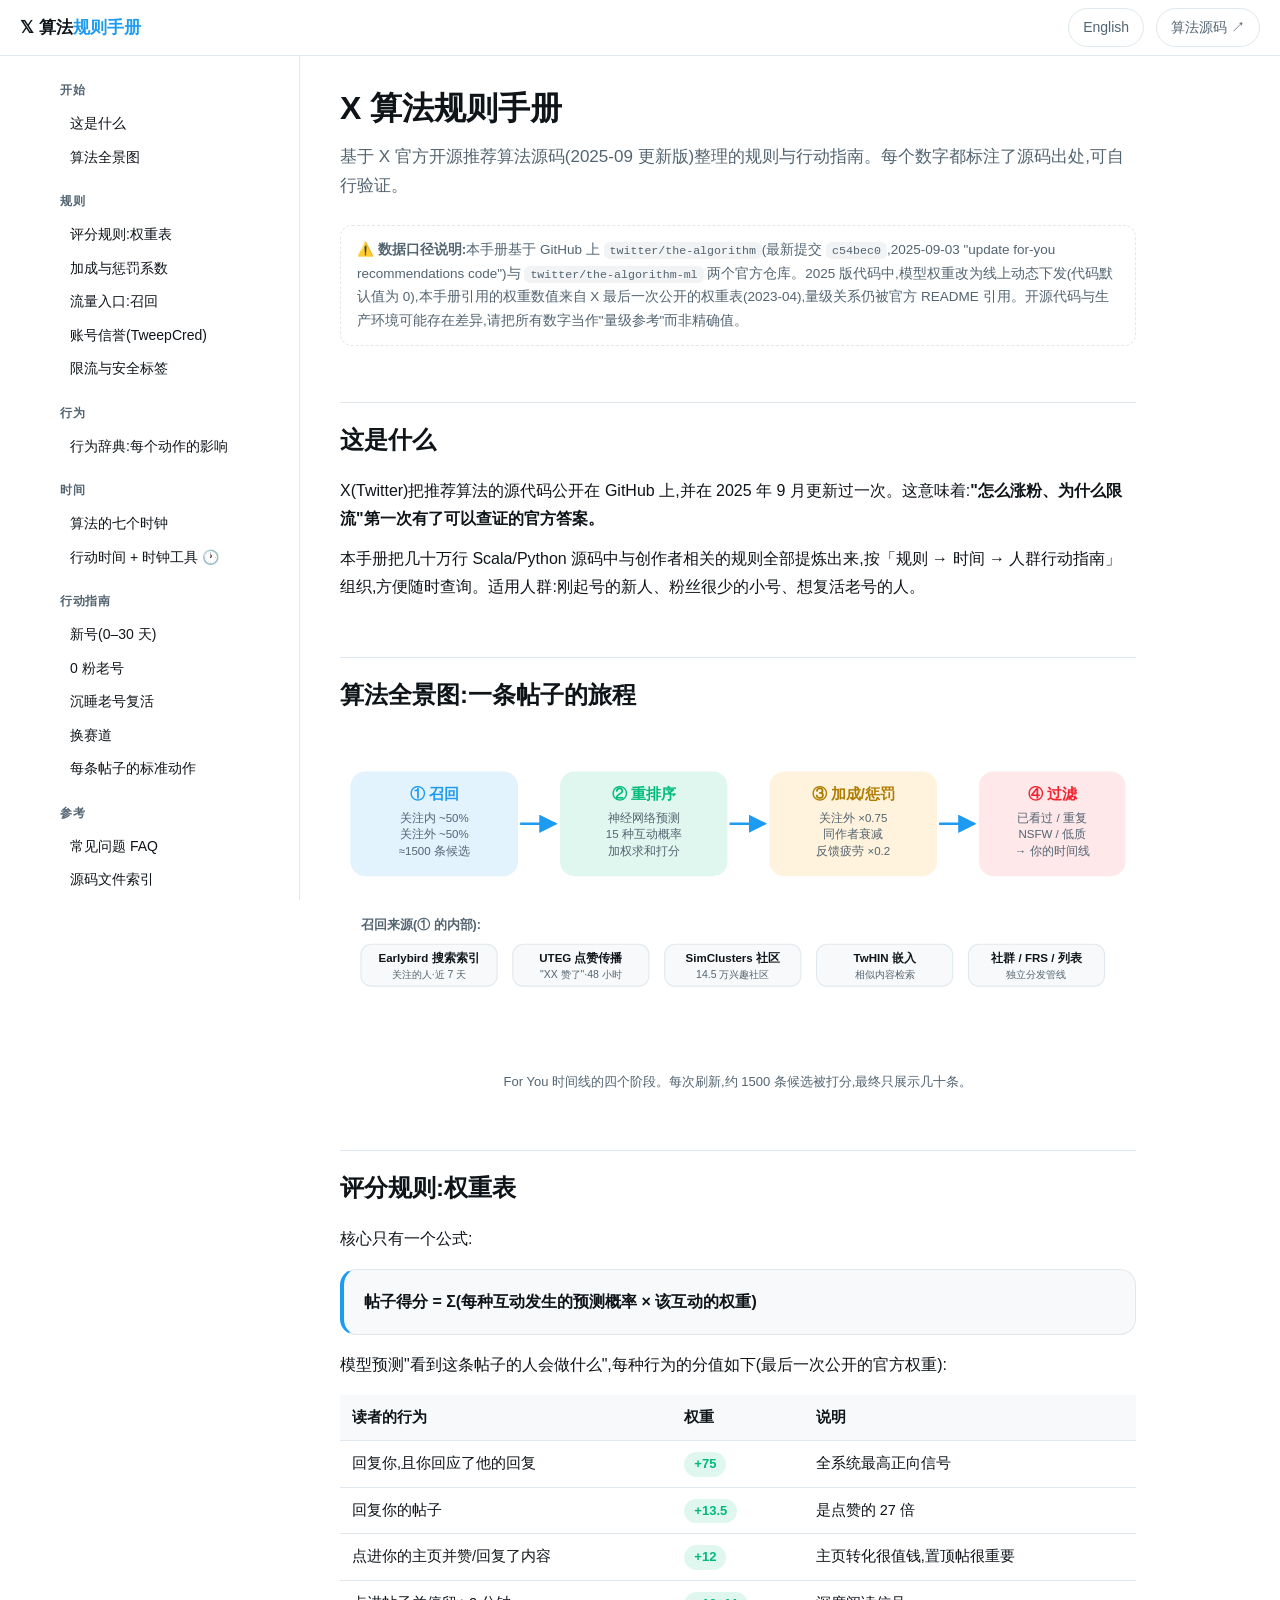
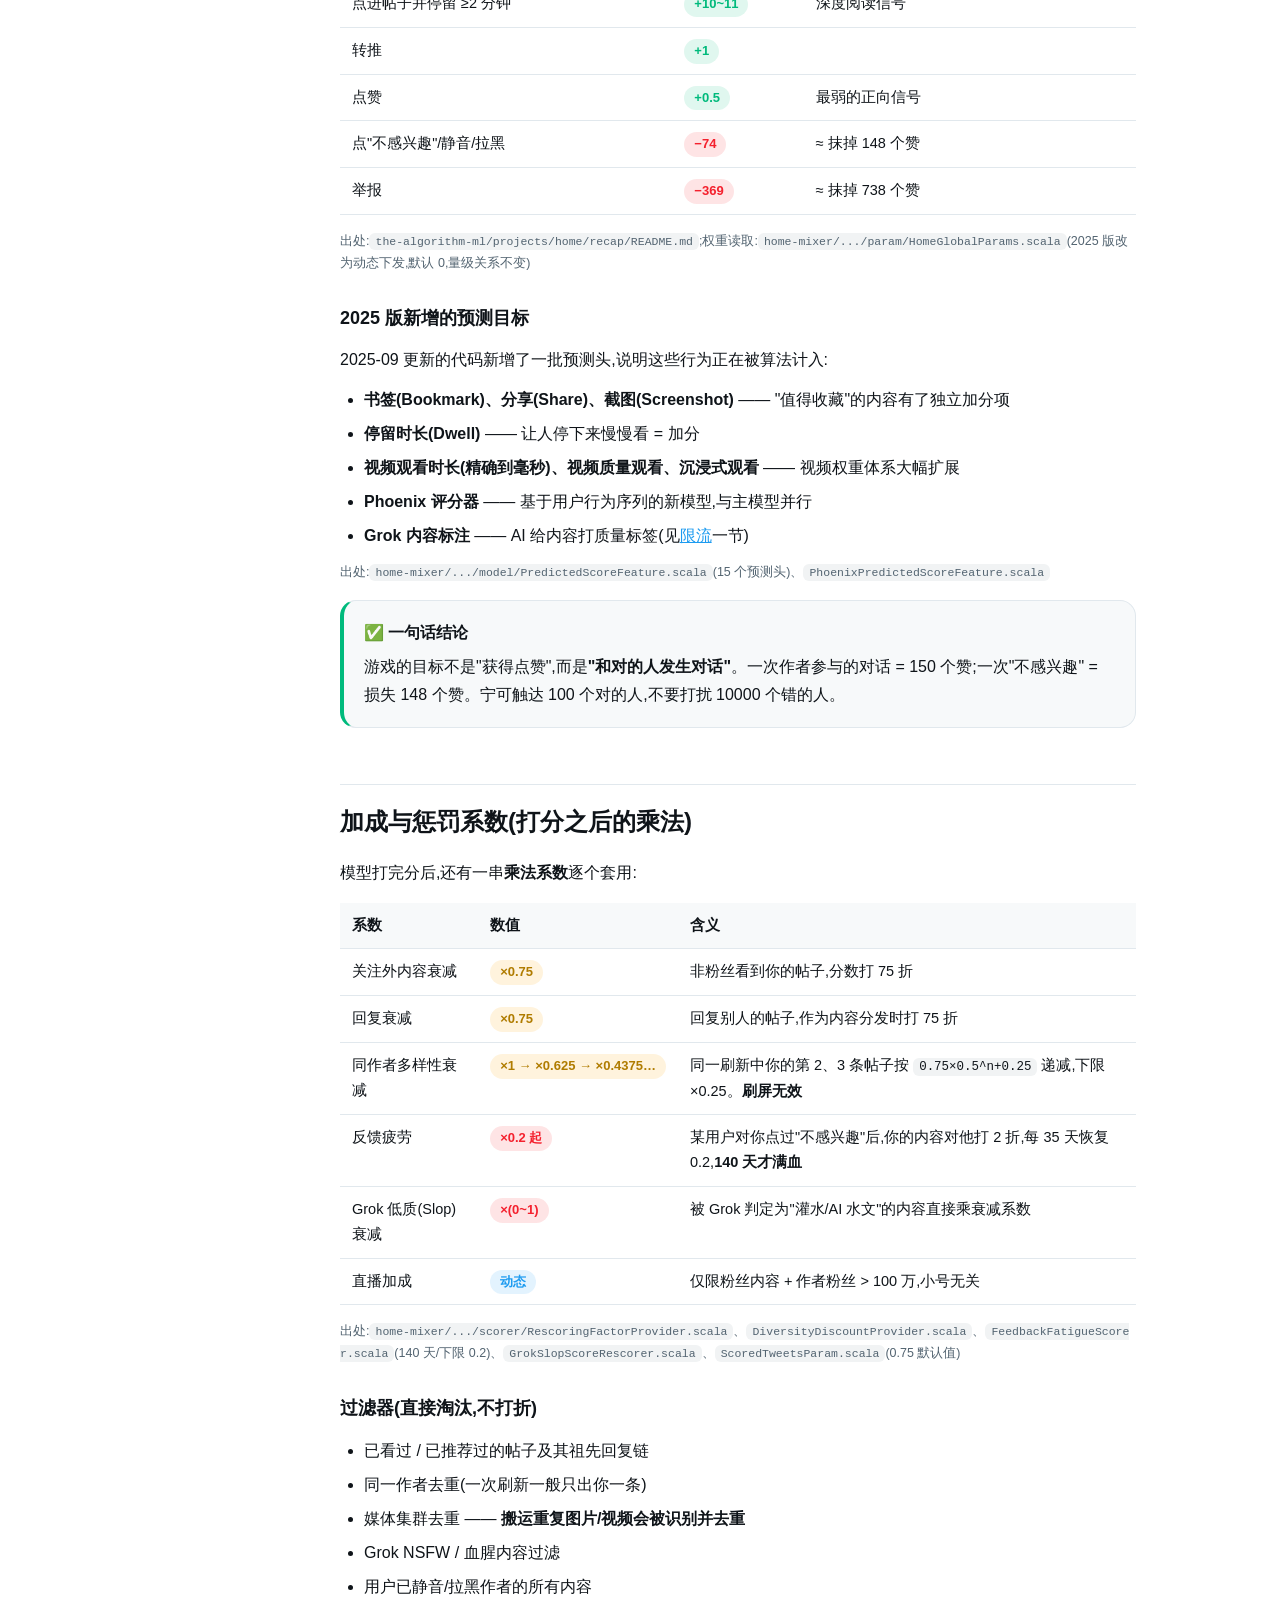
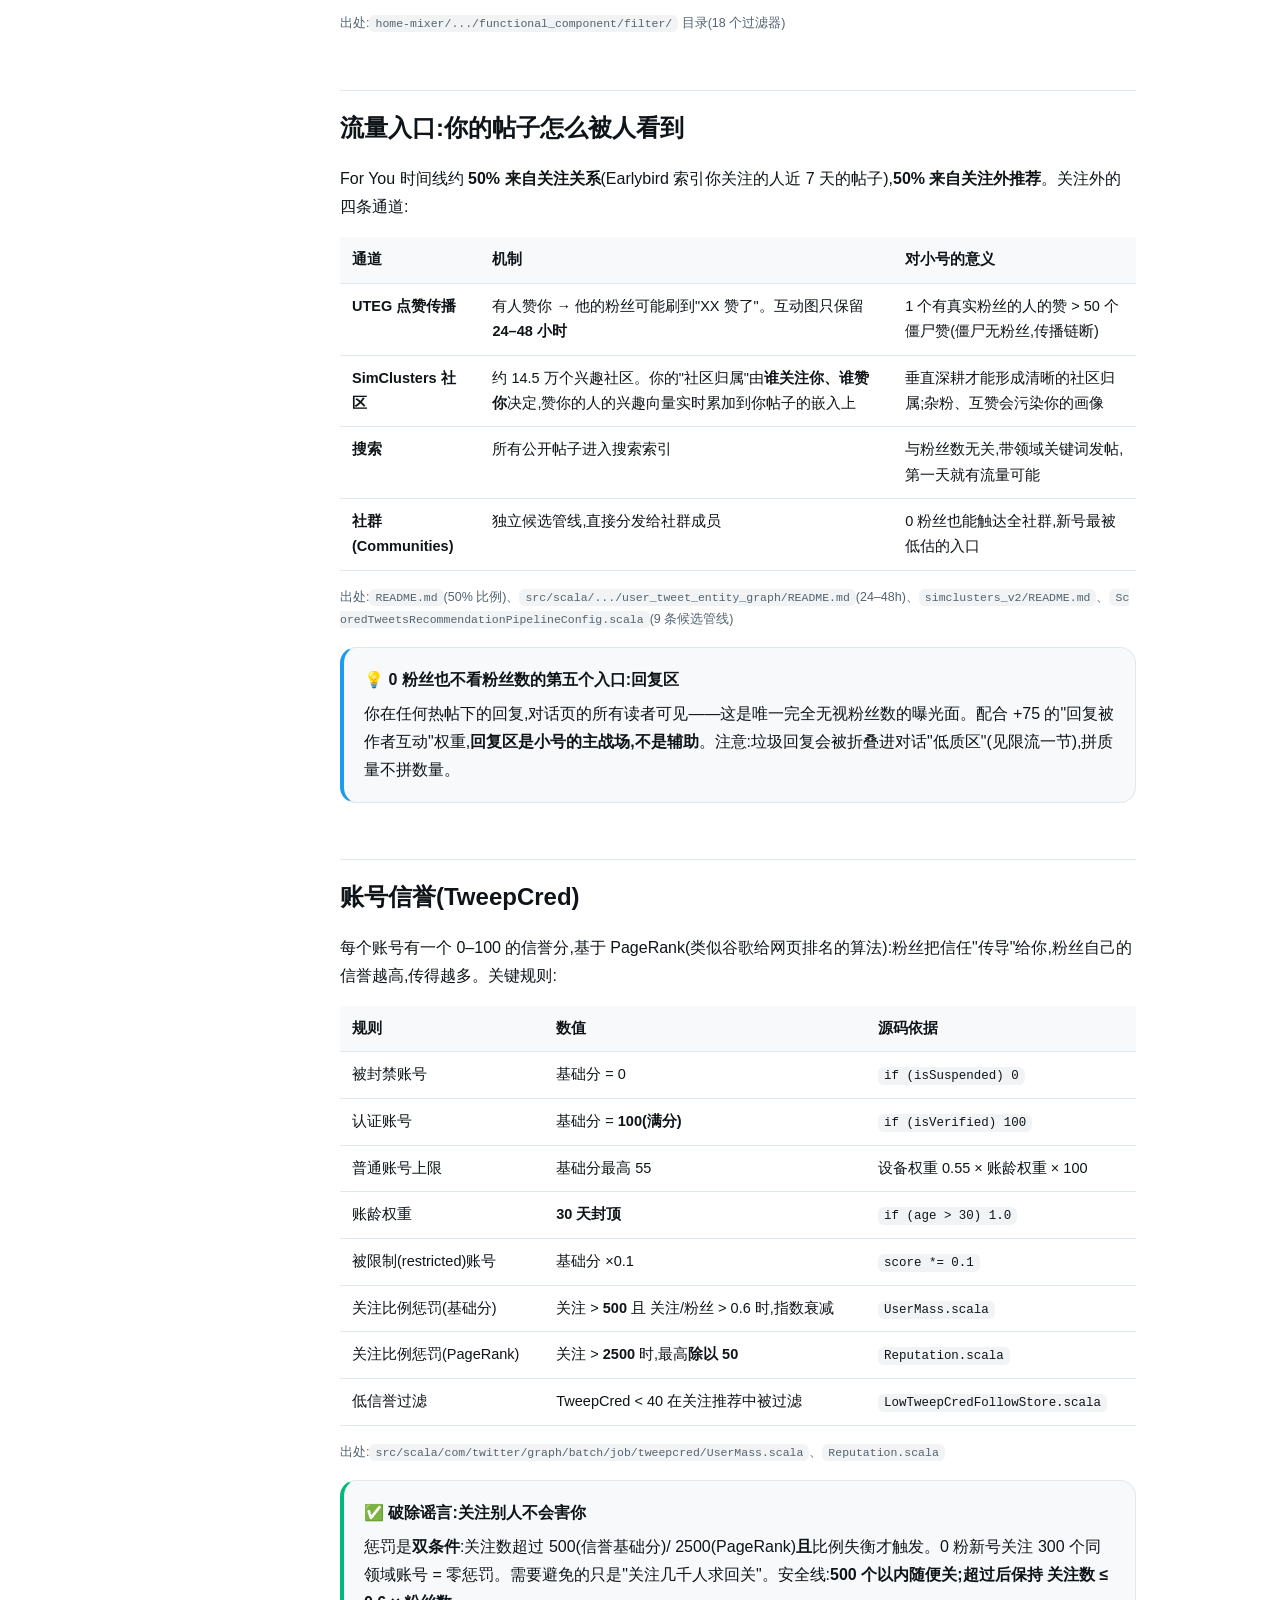
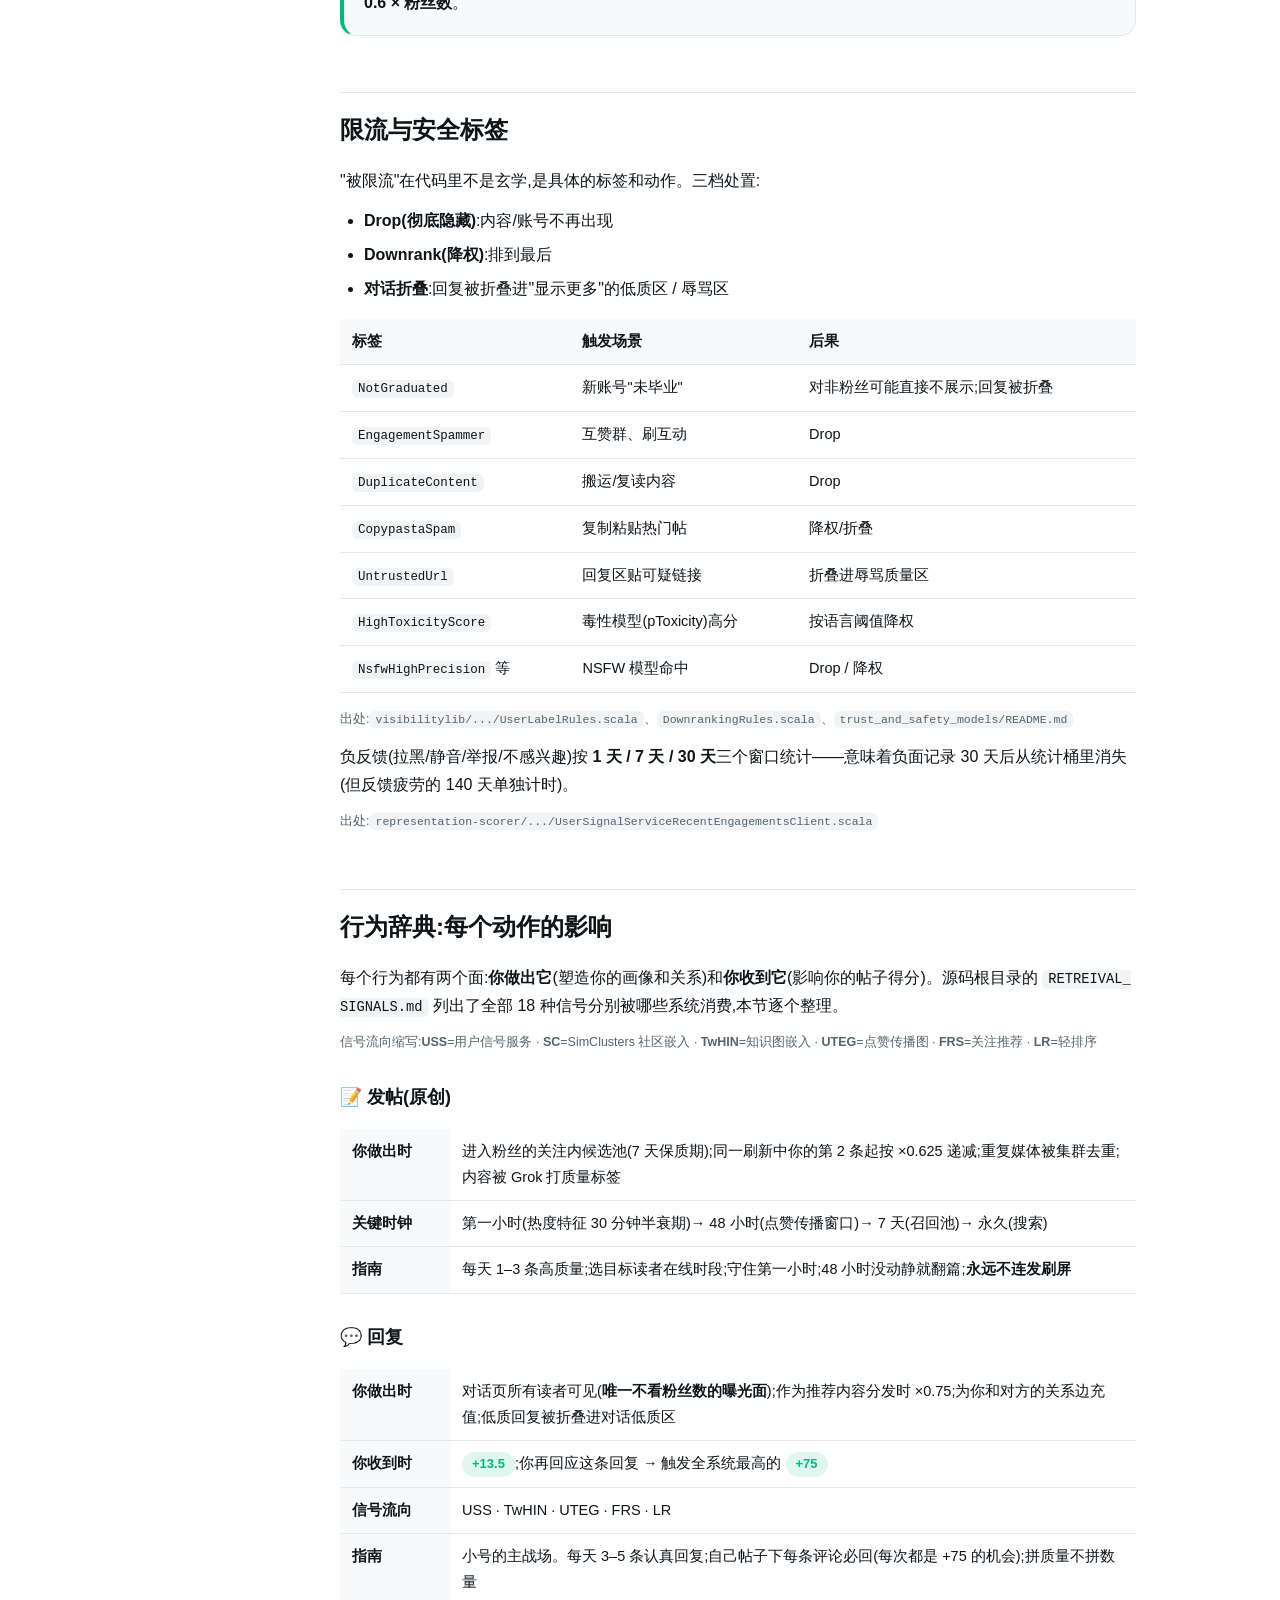
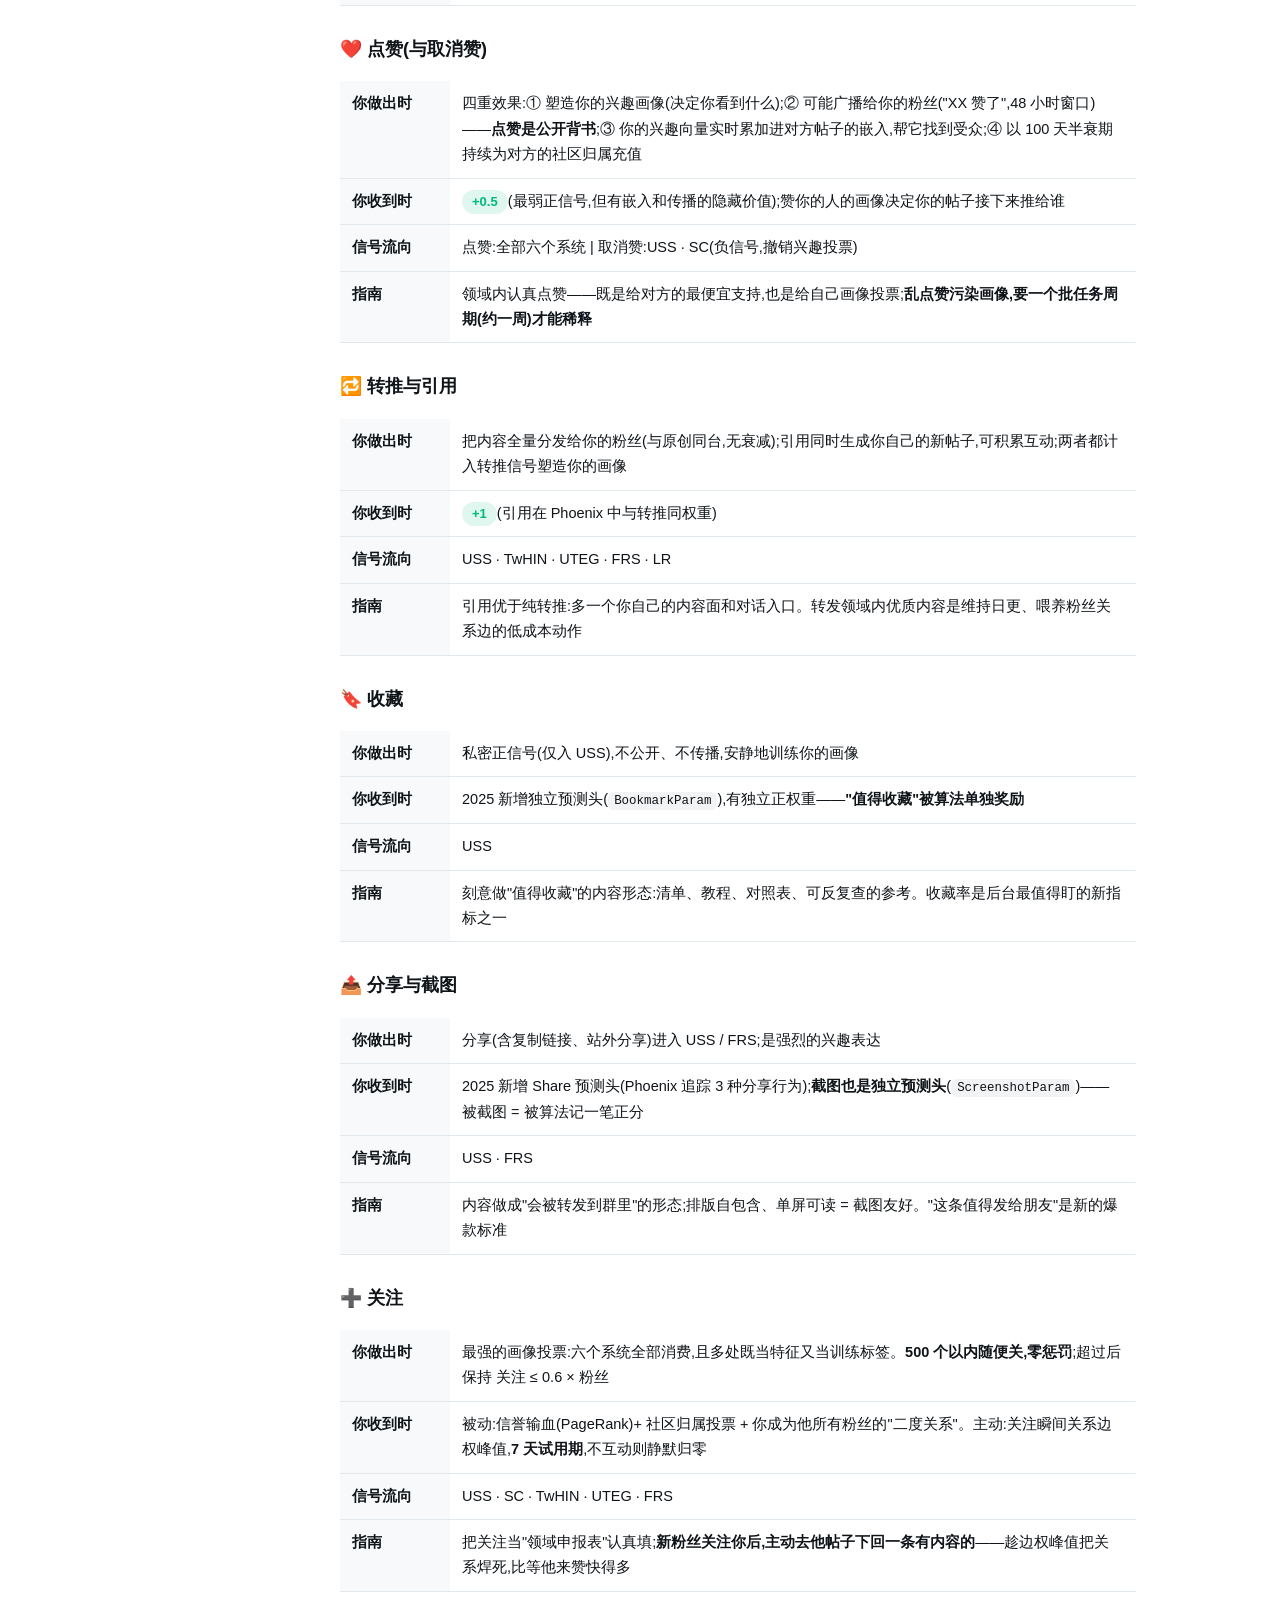
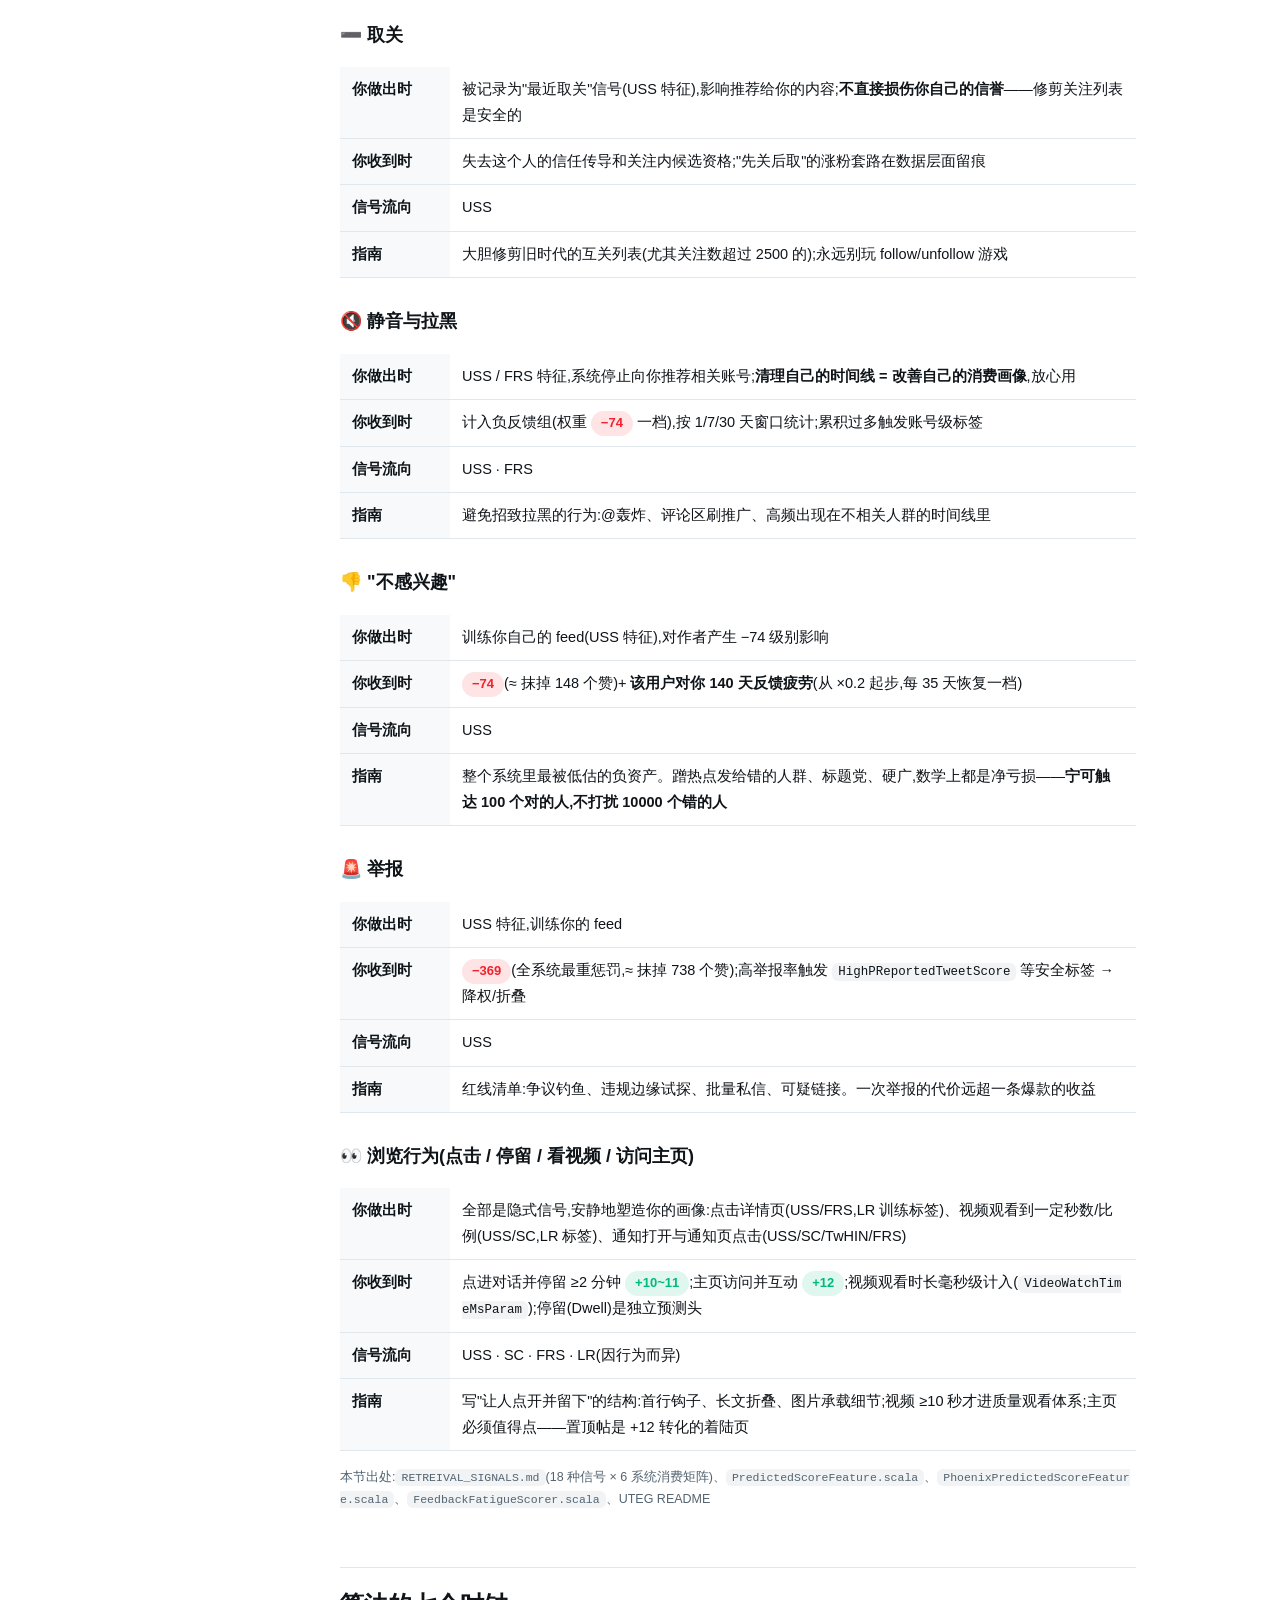
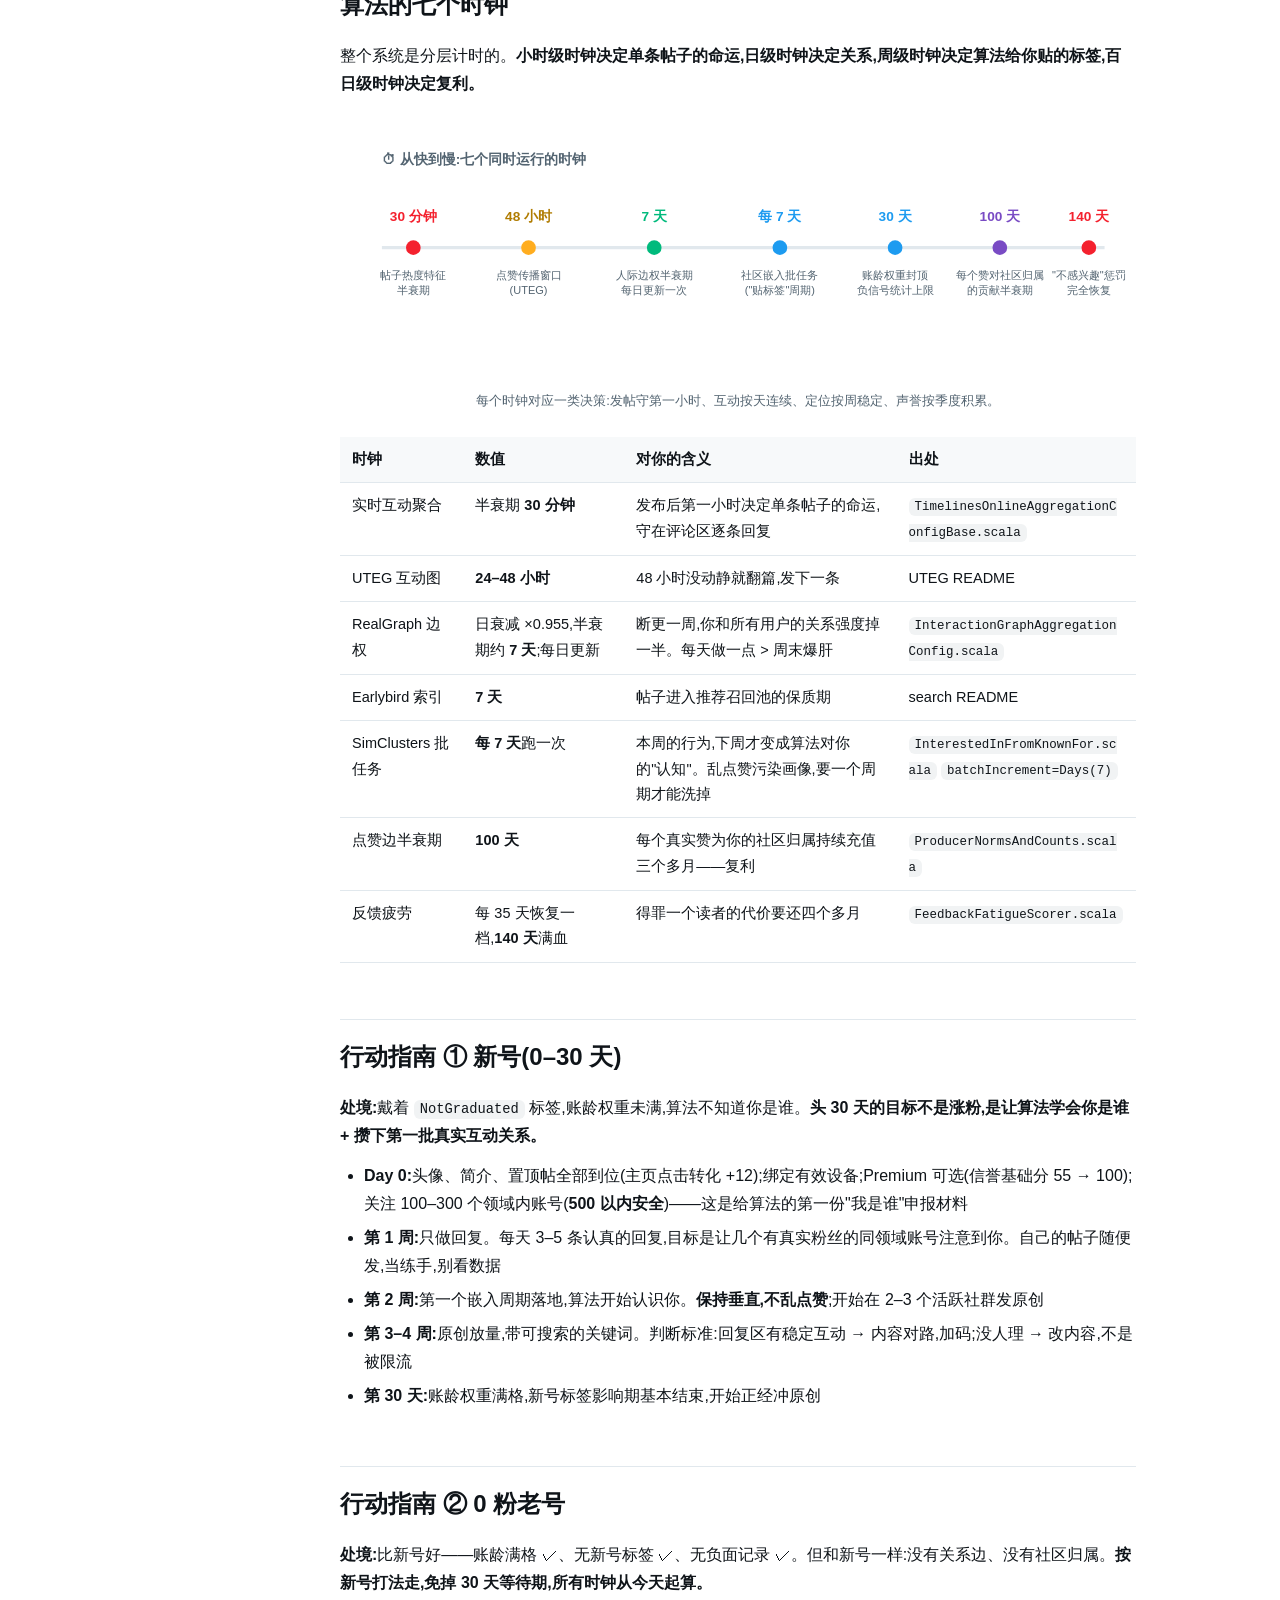
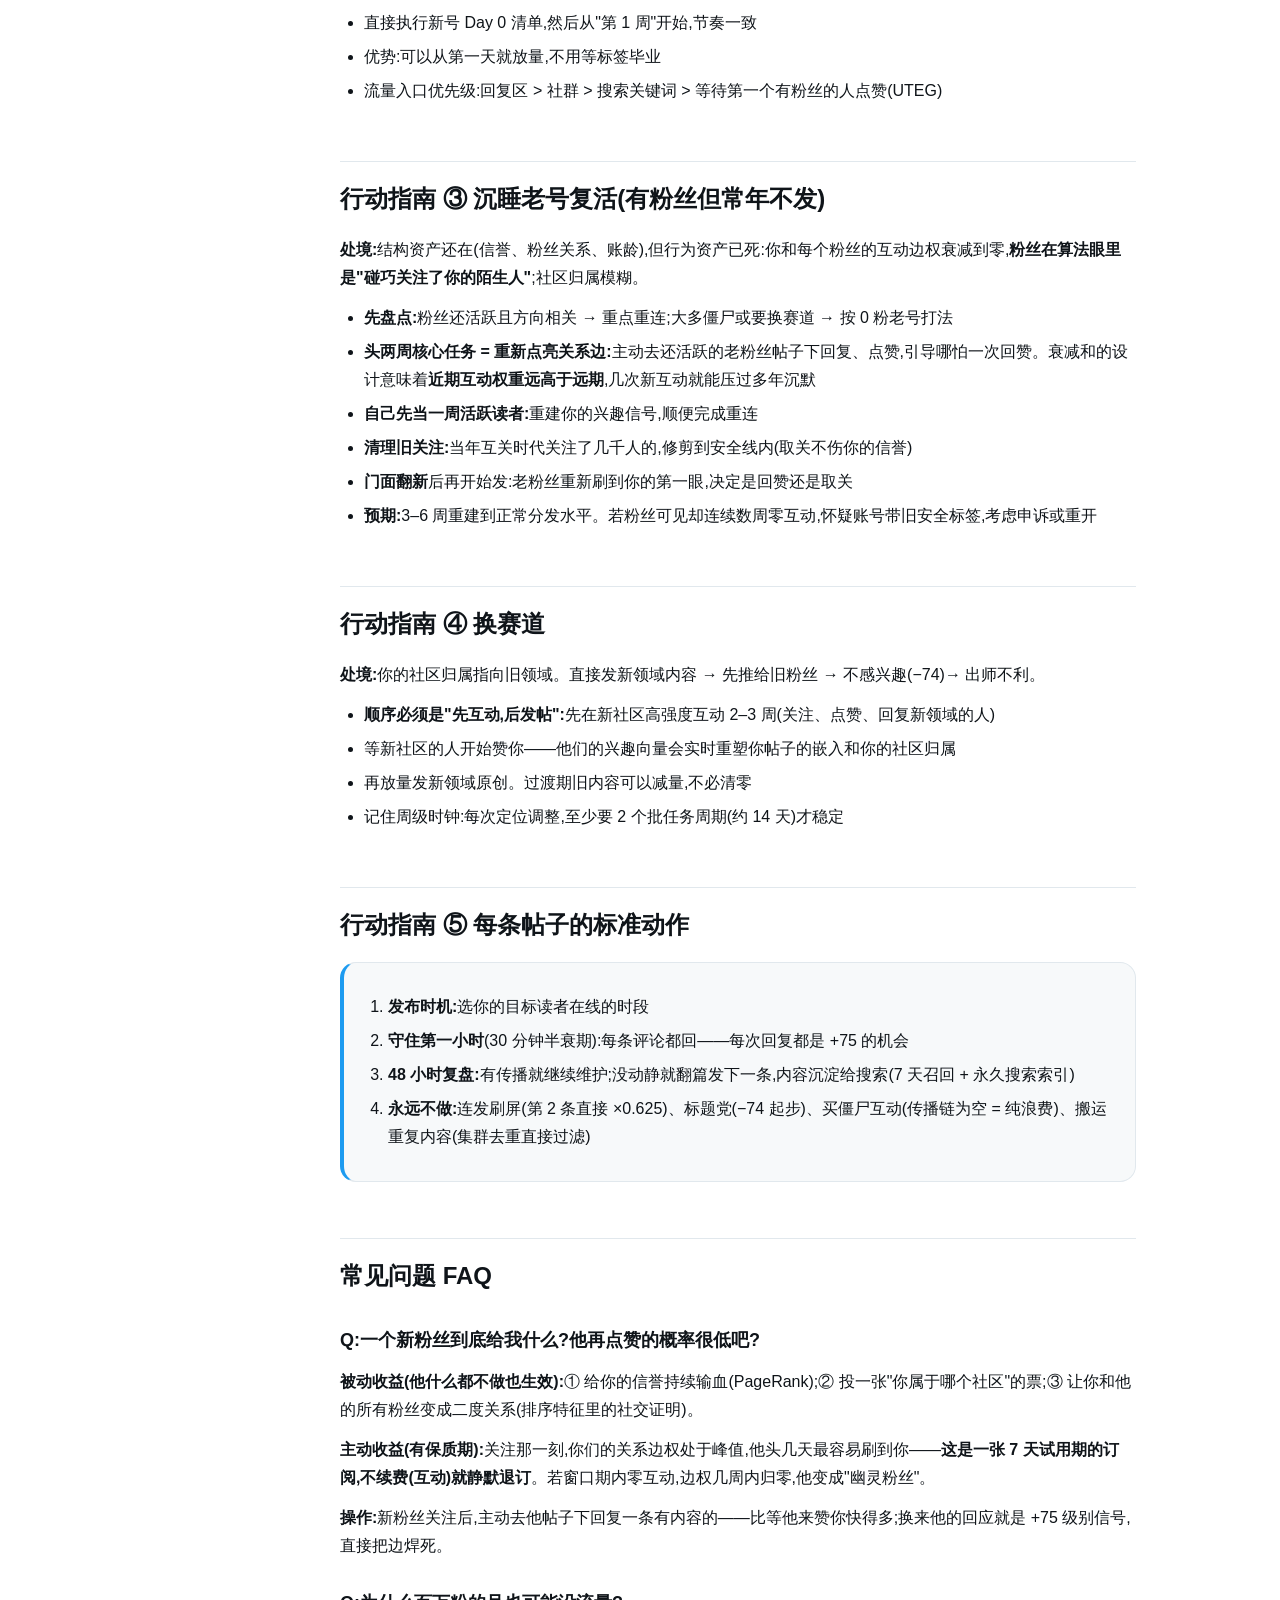
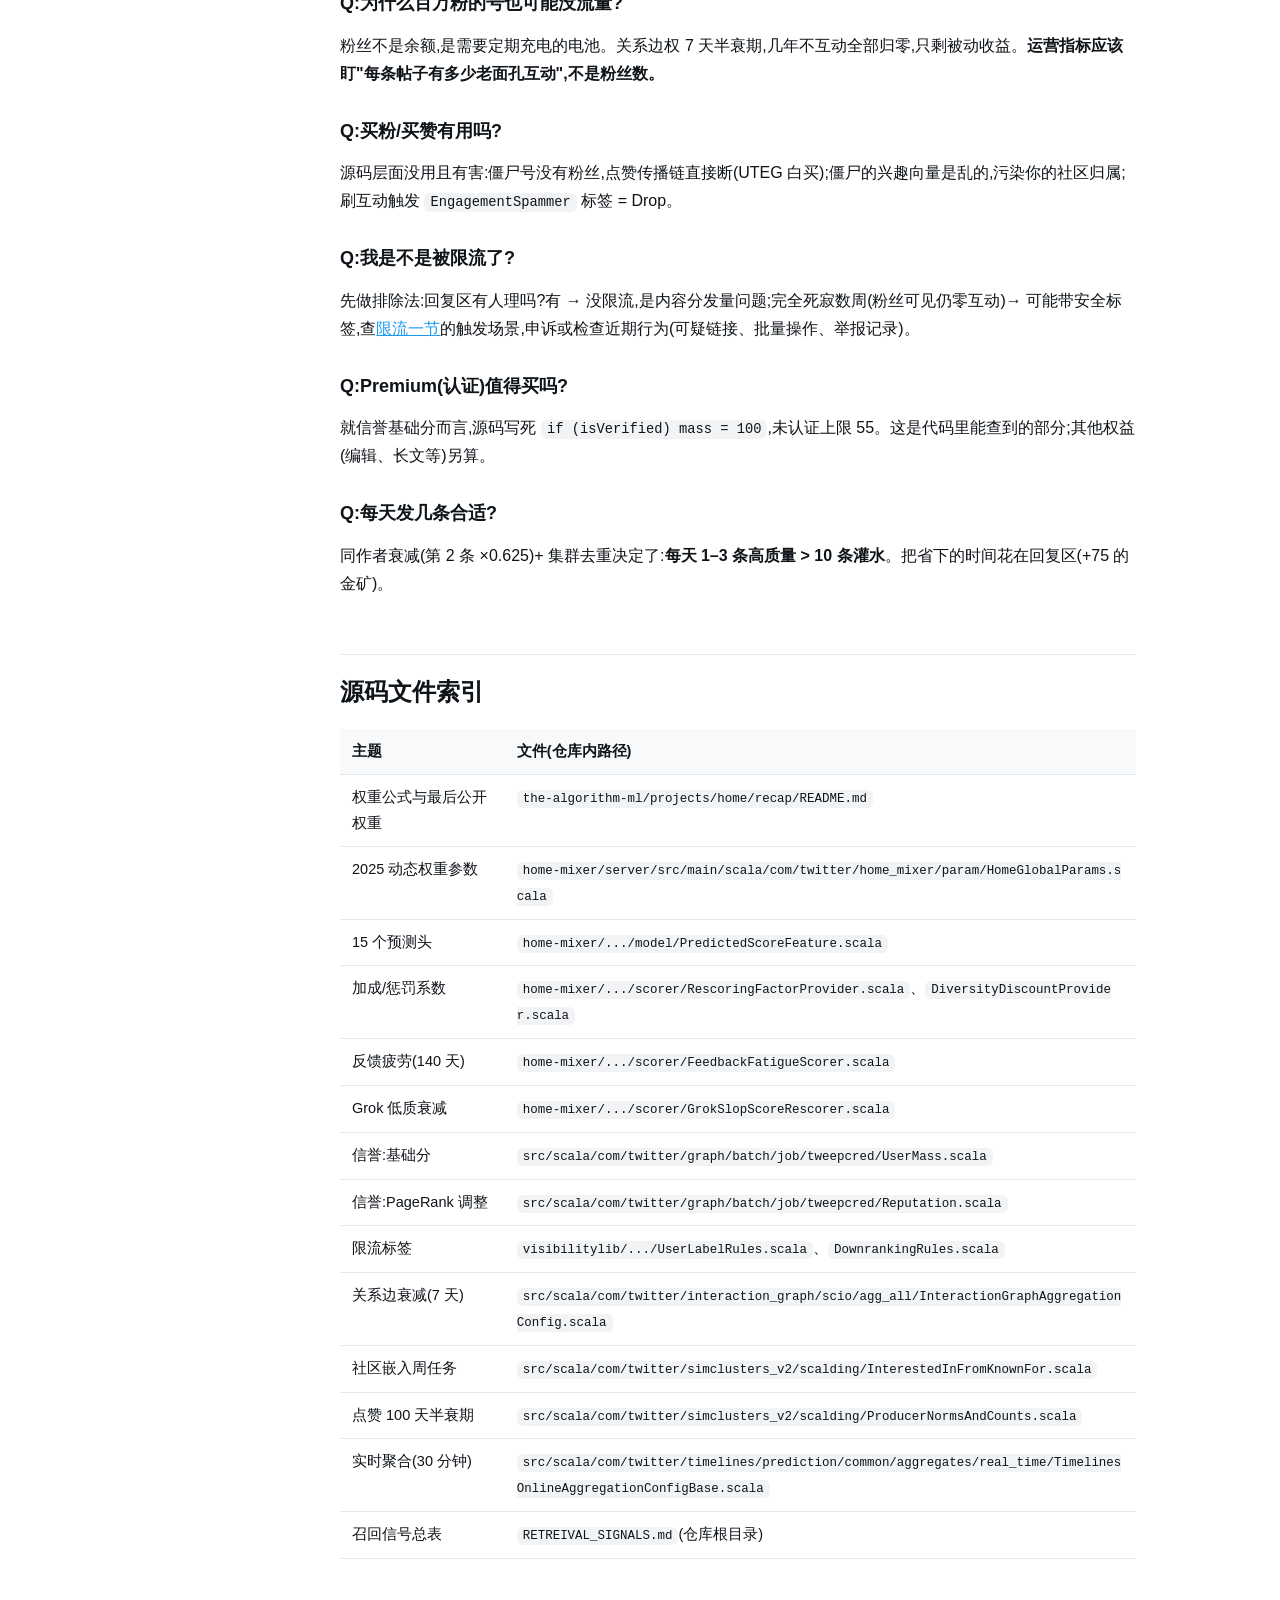
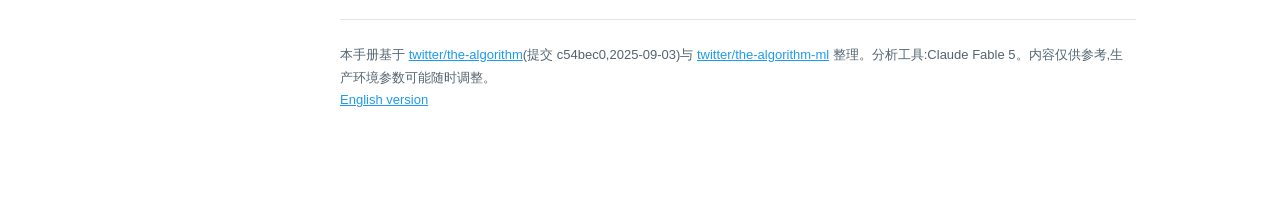
<file: zh/index.html>
<!DOCTYPE html>
<html lang="zh-CN">
<head>
<meta charset="UTF-8">
<meta name="viewport" content="width=device-width, initial-scale=1.0">
<title>X 算法规则手册 — 基于开源源码的可查证指南</title>
<meta name="description" content="基于 X(Twitter)2025-09 更新版开源推荐算法源码整理的规则与行动指南。每个数字都标注源码文件,可自行验证。">
<link rel="stylesheet" href="../assets/style.css">
</head>
<body>

<div class="topbar">
  <a class="logo" href="#top">𝕏 算法<span>规则手册</span></a>
  <div class="spacer"></div>
  <a class="lang" href="../en/">English</a>
  <a class="gh" href="https://github.com/twitter/the-algorithm" target="_blank">算法源码 ↗</a>
</div>

<div class="layout">

<nav class="sidebar">
  <div class="group">
    <div class="group-title">开始</div>
    <a href="#overview">这是什么</a>
    <a href="#pipeline">算法全景图</a>
  </div>
  <div class="group">
    <div class="group-title">规则</div>
    <a href="#scoring">评分规则:权重表</a>
    <a href="#rescoring">加成与惩罚系数</a>
    <a href="#traffic">流量入口:召回</a>
    <a href="#reputation">账号信誉(TweepCred)</a>
    <a href="#limits">限流与安全标签</a>
  </div>
  <div class="group">
    <div class="group-title">行为</div>
    <a href="#behaviors">行为辞典:每个动作的影响</a>
  </div>
  <div class="group">
    <div class="group-title">时间</div>
    <a href="#clocks">算法的七个时钟</a>
    <a href="timing.html">行动时间 + 时钟工具 🕐</a>
  </div>
  <div class="group">
    <div class="group-title">行动指南</div>
    <a href="#pb-new">新号(0–30 天)</a>
    <a href="#pb-zero">0 粉老号</a>
    <a href="#pb-dormant">沉睡老号复活</a>
    <a href="#pb-pivot">换赛道</a>
    <a href="#pb-daily">每条帖子的标准动作</a>
  </div>
  <div class="group">
    <div class="group-title">参考</div>
    <a href="#faq">常见问题 FAQ</a>
    <a href="#sources">源码文件索引</a>
  </div>
  <div class="group">
    <div class="group-title">其他平台</div>
    <a href="https://partyfly.github.io/wechat-handbook/zh/" target="_blank">微信公众号操作手册 ↗</a>
    <a href="https://partyfly.github.io/youtube-handbook/zh/" target="_blank">YouTube 运营手册 ↗</a>
  </div>
</nav>

<main id="top">

<h1>X 算法规则手册</h1>
<p class="subtitle">基于 X 官方开源推荐算法源码(2025-09 更新版)整理的规则与行动指南。每个数字都标注了源码出处,可自行验证。</p>

<div class="disclaimer">
⚠️ <strong>数据口径说明:</strong>本手册基于 GitHub 上 <code>twitter/the-algorithm</code>(最新提交 <code>c54bec0</code>,2025-09-03 "update for-you recommendations code")与 <code>twitter/the-algorithm-ml</code> 两个官方仓库。2025 版代码中,模型权重改为线上动态下发(代码默认值为 0),本手册引用的权重数值来自 X 最后一次公开的权重表(2023-04),量级关系仍被官方 README 引用。开源代码与生产环境可能存在差异,请把所有数字当作"量级参考"而非精确值。
</div>

<h2 id="overview">这是什么</h2>
<p>X(Twitter)把推荐算法的源代码公开在 GitHub 上,并在 2025 年 9 月更新过一次。这意味着:<strong>"怎么涨粉、为什么限流"第一次有了可以查证的官方答案。</strong></p>
<p>本手册把几十万行 Scala/Python 源码中与创作者相关的规则全部提炼出来,按「规则 → 时间 → 人群行动指南」组织,方便随时查询。适用人群:刚起号的新人、粉丝很少的小号、想复活老号的人。</p>

<h2 id="pipeline">算法全景图:一条帖子的旅程</h2>
<div class="figure">
<svg viewBox="0 0 760 300" xmlns="http://www.w3.org/2000/svg" font-family="-apple-system,sans-serif">
  <defs>
    <marker id="arr" viewBox="0 0 10 10" refX="9" refY="5" markerWidth="7" markerHeight="7" orient="auto-start-reverse">
      <path d="M0,0 L10,5 L0,10 z" fill="#1d9bf0"/>
    </marker>
  </defs>
  <!-- stage 1 -->
  <rect x="10" y="30" width="160" height="100" rx="14" fill="#1d9bf0" opacity="0.12"/>
  <text x="90" y="56" text-anchor="middle" font-size="14" font-weight="700" fill="#1d9bf0">① 召回</text>
  <text x="90" y="78" text-anchor="middle" font-size="11" fill="#536471">关注内 ~50%</text>
  <text x="90" y="94" text-anchor="middle" font-size="11" fill="#536471">关注外 ~50%</text>
  <text x="90" y="110" text-anchor="middle" font-size="11" fill="#536471">≈1500 条候选</text>
  <!-- stage 2 -->
  <rect x="210" y="30" width="160" height="100" rx="14" fill="#00ba7c" opacity="0.12"/>
  <text x="290" y="56" text-anchor="middle" font-size="14" font-weight="700" fill="#00ba7c">② 重排序</text>
  <text x="290" y="78" text-anchor="middle" font-size="11" fill="#536471">神经网络预测</text>
  <text x="290" y="94" text-anchor="middle" font-size="11" fill="#536471">15 种互动概率</text>
  <text x="290" y="110" text-anchor="middle" font-size="11" fill="#536471">加权求和打分</text>
  <!-- stage 3 -->
  <rect x="410" y="30" width="160" height="100" rx="14" fill="#ffad1f" opacity="0.15"/>
  <text x="490" y="56" text-anchor="middle" font-size="14" font-weight="700" fill="#b07c00">③ 加成/惩罚</text>
  <text x="490" y="78" text-anchor="middle" font-size="11" fill="#536471">关注外 ×0.75</text>
  <text x="490" y="94" text-anchor="middle" font-size="11" fill="#536471">同作者衰减</text>
  <text x="490" y="110" text-anchor="middle" font-size="11" fill="#536471">反馈疲劳 ×0.2</text>
  <!-- stage 4 -->
  <rect x="610" y="30" width="140" height="100" rx="14" fill="#f4212e" opacity="0.10"/>
  <text x="680" y="56" text-anchor="middle" font-size="14" font-weight="700" fill="#f4212e">④ 过滤</text>
  <text x="680" y="78" text-anchor="middle" font-size="11" fill="#536471">已看过 / 重复</text>
  <text x="680" y="94" text-anchor="middle" font-size="11" fill="#536471">NSFW / 低质</text>
  <text x="680" y="110" text-anchor="middle" font-size="11" fill="#536471">→ 你的时间线</text>
  <!-- arrows -->
  <line x1="172" y1="80" x2="206" y2="80" stroke="#1d9bf0" stroke-width="2.5" marker-end="url(#arr)"/>
  <line x1="372" y1="80" x2="406" y2="80" stroke="#1d9bf0" stroke-width="2.5" marker-end="url(#arr)"/>
  <line x1="572" y1="80" x2="606" y2="80" stroke="#1d9bf0" stroke-width="2.5" marker-end="url(#arr)"/>
  <!-- bottom: candidate sources -->
  <text x="20" y="180" font-size="12" font-weight="700" fill="#536471">召回来源(① 的内部):</text>
  <rect x="20" y="195" width="130" height="40" rx="10" fill="#f7f9fa" stroke="#e1e8ed"/>
  <text x="85" y="212" text-anchor="middle" font-size="11" font-weight="600" fill="#0f1419">Earlybird 搜索索引</text>
  <text x="85" y="227" text-anchor="middle" font-size="10" fill="#536471">关注的人·近 7 天</text>
  <rect x="165" y="195" width="130" height="40" rx="10" fill="#f7f9fa" stroke="#e1e8ed"/>
  <text x="230" y="212" text-anchor="middle" font-size="11" font-weight="600" fill="#0f1419">UTEG 点赞传播</text>
  <text x="230" y="227" text-anchor="middle" font-size="10" fill="#536471">"XX 赞了"·48 小时</text>
  <rect x="310" y="195" width="130" height="40" rx="10" fill="#f7f9fa" stroke="#e1e8ed"/>
  <text x="375" y="212" text-anchor="middle" font-size="11" font-weight="600" fill="#0f1419">SimClusters 社区</text>
  <text x="375" y="227" text-anchor="middle" font-size="10" fill="#536471">14.5 万兴趣社区</text>
  <rect x="455" y="195" width="130" height="40" rx="10" fill="#f7f9fa" stroke="#e1e8ed"/>
  <text x="520" y="212" text-anchor="middle" font-size="11" font-weight="600" fill="#0f1419">TwHIN 嵌入</text>
  <text x="520" y="227" text-anchor="middle" font-size="10" fill="#536471">相似内容检索</text>
  <rect x="600" y="195" width="130" height="40" rx="10" fill="#f7f9fa" stroke="#e1e8ed"/>
  <text x="665" y="212" text-anchor="middle" font-size="11" font-weight="600" fill="#0f1419">社群 / FRS / 列表</text>
  <text x="665" y="227" text-anchor="middle" font-size="10" fill="#536471">独立分发管线</text>
</svg>
<div class="caption">For You 时间线的四个阶段。每次刷新,约 1500 条候选被打分,最终只展示几十条。</div>
</div>

<h2 id="scoring">评分规则:权重表</h2>
<p>核心只有一个公式:</p>
<div class="card blue"><strong>帖子得分 = Σ(每种互动发生的预测概率 × 该互动的权重)</strong></div>
<p>模型预测"看到这条帖子的人会做什么",每种行为的分值如下(最后一次公开的官方权重):</p>

<table>
<thead><tr><th>读者的行为</th><th>权重</th><th>说明</th></tr></thead>
<tbody>
<tr><td>回复你,且你回应了他的回复</td><td><span class="badge pos">+75</span></td><td>全系统最高正向信号</td></tr>
<tr><td>回复你的帖子</td><td><span class="badge pos">+13.5</span></td><td>是点赞的 27 倍</td></tr>
<tr><td>点进你的主页并赞/回复了内容</td><td><span class="badge pos">+12</span></td><td>主页转化很值钱,置顶帖很重要</td></tr>
<tr><td>点进帖子并停留 ≥2 分钟</td><td><span class="badge pos">+10~11</span></td><td>深度阅读信号</td></tr>
<tr><td>转推</td><td><span class="badge pos">+1</span></td><td></td></tr>
<tr><td>点赞</td><td><span class="badge pos">+0.5</span></td><td>最弱的正向信号</td></tr>
<tr><td>点"不感兴趣"/静音/拉黑</td><td><span class="badge neg">−74</span></td><td>≈ 抹掉 148 个赞</td></tr>
<tr><td>举报</td><td><span class="badge neg">−369</span></td><td>≈ 抹掉 738 个赞</td></tr>
</tbody>
</table>
<p class="src">出处:<code>the-algorithm-ml/projects/home/recap/README.md</code>;权重读取:<code>home-mixer/.../param/HomeGlobalParams.scala</code>(2025 版改为动态下发,默认 0,量级关系不变)</p>

<h3>2025 版新增的预测目标</h3>
<p>2025-09 更新的代码新增了一批预测头,说明这些行为正在被算法计入:</p>
<ul>
<li><strong>书签(Bookmark)、分享(Share)、截图(Screenshot)</strong> —— "值得收藏"的内容有了独立加分项</li>
<li><strong>停留时长(Dwell)</strong> —— 让人停下来慢慢看 = 加分</li>
<li><strong>视频观看时长(精确到毫秒)、视频质量观看、沉浸式观看</strong> —— 视频权重体系大幅扩展</li>
<li><strong>Phoenix 评分器</strong> —— 基于用户行为序列的新模型,与主模型并行</li>
<li><strong>Grok 内容标注</strong> —— AI 给内容打质量标签(见<a href="#limits">限流</a>一节)</li>
</ul>
<p class="src">出处:<code>home-mixer/.../model/PredictedScoreFeature.scala</code>(15 个预测头)、<code>PhoenixPredictedScoreFeature.scala</code></p>

<div class="card green">
<div class="card-title">✅ 一句话结论</div>
游戏的目标不是"获得点赞",而是<strong>"和对的人发生对话"</strong>。一次作者参与的对话 = 150 个赞;一次"不感兴趣" = 损失 148 个赞。宁可触达 100 个对的人,不要打扰 10000 个错的人。
</div>

<h2 id="rescoring">加成与惩罚系数(打分之后的乘法)</h2>
<p>模型打完分后,还有一串<strong>乘法系数</strong>逐个套用:</p>

<table>
<thead><tr><th>系数</th><th>数值</th><th>含义</th></tr></thead>
<tbody>
<tr><td>关注外内容衰减</td><td><span class="badge warn">×0.75</span></td><td>非粉丝看到你的帖子,分数打 75 折</td></tr>
<tr><td>回复衰减</td><td><span class="badge warn">×0.75</span></td><td>回复别人的帖子,作为内容分发时打 75 折</td></tr>
<tr><td>同作者多样性衰减</td><td><span class="badge warn">×1 → ×0.625 → ×0.4375…</span></td><td>同一刷新中你的第 2、3 条帖子按 <code>0.75×0.5^n+0.25</code> 递减,下限 ×0.25。<strong>刷屏无效</strong></td></tr>
<tr><td>反馈疲劳</td><td><span class="badge neg">×0.2 起</span></td><td>某用户对你点过"不感兴趣"后,你的内容对他打 2 折,每 35 天恢复 0.2,<strong>140 天才满血</strong></td></tr>
<tr><td>Grok 低质(Slop)衰减</td><td><span class="badge neg">×(0~1)</span></td><td>被 Grok 判定为"灌水/AI 水文"的内容直接乘衰减系数</td></tr>
<tr><td>直播加成</td><td><span class="badge info">动态</span></td><td>仅限粉丝内容 + 作者粉丝 &gt; 100 万,小号无关</td></tr>
</tbody>
</table>
<p class="src">出处:<code>home-mixer/.../scorer/RescoringFactorProvider.scala</code>、<code>DiversityDiscountProvider.scala</code>、<code>FeedbackFatigueScorer.scala</code>(140 天/下限 0.2)、<code>GrokSlopScoreRescorer.scala</code>、<code>ScoredTweetsParam.scala</code>(0.75 默认值)</p>

<h3>过滤器(直接淘汰,不打折)</h3>
<ul>
<li>已看过 / 已推荐过的帖子及其祖先回复链</li>
<li>同一作者去重(一次刷新一般只出你一条)</li>
<li>媒体集群去重 —— <strong>搬运重复图片/视频会被识别并去重</strong></li>
<li>Grok NSFW / 血腥内容过滤</li>
<li>用户已静音/拉黑作者的所有内容</li>
</ul>
<p class="src">出处:<code>home-mixer/.../functional_component/filter/</code> 目录(18 个过滤器)</p>

<h2 id="traffic">流量入口:你的帖子怎么被人看到</h2>
<p>For You 时间线约 <strong>50% 来自关注关系</strong>(Earlybird 索引你关注的人近 7 天的帖子),<strong>50% 来自关注外推荐</strong>。关注外的四条通道:</p>

<table>
<thead><tr><th>通道</th><th>机制</th><th>对小号的意义</th></tr></thead>
<tbody>
<tr><td><strong>UTEG 点赞传播</strong></td><td>有人赞你 → 他的粉丝可能刷到"XX 赞了"。互动图只保留 <strong>24–48 小时</strong></td><td>1 个有真实粉丝的人的赞 &gt; 50 个僵尸赞(僵尸无粉丝,传播链断)</td></tr>
<tr><td><strong>SimClusters 社区</strong></td><td>约 14.5 万个兴趣社区。你的"社区归属"由<strong>谁关注你、谁赞你</strong>决定,赞你的人的兴趣向量实时累加到你帖子的嵌入上</td><td>垂直深耕才能形成清晰的社区归属;杂粉、互赞会污染你的画像</td></tr>
<tr><td><strong>搜索</strong></td><td>所有公开帖子进入搜索索引</td><td>与粉丝数无关,带领域关键词发帖,第一天就有流量可能</td></tr>
<tr><td><strong>社群(Communities)</strong></td><td>独立候选管线,直接分发给社群成员</td><td>0 粉丝也能触达全社群,新号最被低估的入口</td></tr>
</tbody>
</table>
<p class="src">出处:<code>README.md</code>(50% 比例)、<code>src/scala/.../user_tweet_entity_graph/README.md</code>(24–48h)、<code>simclusters_v2/README.md</code>、<code>ScoredTweetsRecommendationPipelineConfig.scala</code>(9 条候选管线)</p>

<div class="card blue">
<div class="card-title">💡 0 粉丝也不看粉丝数的第五个入口:回复区</div>
你在任何热帖下的回复,对话页的所有读者可见——这是唯一完全无视粉丝数的曝光面。配合 +75 的"回复被作者互动"权重,<strong>回复区是小号的主战场,不是辅助</strong>。注意:垃圾回复会被折叠进对话"低质区"(见限流一节),拼质量不拼数量。
</div>

<h2 id="reputation">账号信誉(TweepCred)</h2>
<p>每个账号有一个 0–100 的信誉分,基于 PageRank(类似谷歌给网页排名的算法):粉丝把信任"传导"给你,粉丝自己的信誉越高,传得越多。关键规则:</p>

<table>
<thead><tr><th>规则</th><th>数值</th><th>源码依据</th></tr></thead>
<tbody>
<tr><td>被封禁账号</td><td>基础分 = 0</td><td><code>if (isSuspended) 0</code></td></tr>
<tr><td>认证账号</td><td>基础分 = <strong>100(满分)</strong></td><td><code>if (isVerified) 100</code></td></tr>
<tr><td>普通账号上限</td><td>基础分最高 55</td><td>设备权重 0.55 × 账龄权重 × 100</td></tr>
<tr><td>账龄权重</td><td><strong>30 天封顶</strong></td><td><code>if (age &gt; 30) 1.0</code></td></tr>
<tr><td>被限制(restricted)账号</td><td>基础分 ×0.1</td><td><code>score *= 0.1</code></td></tr>
<tr><td>关注比例惩罚(基础分)</td><td>关注 &gt; <strong>500</strong> 且 关注/粉丝 &gt; 0.6 时,指数衰减</td><td><code>UserMass.scala</code></td></tr>
<tr><td>关注比例惩罚(PageRank)</td><td>关注 &gt; <strong>2500</strong> 时,最高<strong>除以 50</strong></td><td><code>Reputation.scala</code></td></tr>
<tr><td>低信誉过滤</td><td>TweepCred &lt; 40 在关注推荐中被过滤</td><td><code>LowTweepCredFollowStore.scala</code></td></tr>
</tbody>
</table>
<p class="src">出处:<code>src/scala/com/twitter/graph/batch/job/tweepcred/UserMass.scala</code>、<code>Reputation.scala</code></p>

<div class="card green">
<div class="card-title">✅ 破除谣言:关注别人不会害你</div>
惩罚是<strong>双条件</strong>:关注数超过 500(信誉基础分)/ 2500(PageRank)<strong>且</strong>比例失衡才触发。0 粉新号关注 300 个同领域账号 = 零惩罚。需要避免的只是"关注几千人求回关"。安全线:<strong>500 个以内随便关;超过后保持 关注数 ≤ 0.6 × 粉丝数</strong>。
</div>

<h2 id="limits">限流与安全标签</h2>
<p>"被限流"在代码里不是玄学,是具体的标签和动作。三档处置:</p>
<ul>
<li><strong>Drop(彻底隐藏)</strong>:内容/账号不再出现</li>
<li><strong>Downrank(降权)</strong>:排到最后</li>
<li><strong>对话折叠</strong>:回复被折叠进"显示更多"的低质区 / 辱骂区</li>
</ul>

<table>
<thead><tr><th>标签</th><th>触发场景</th><th>后果</th></tr></thead>
<tbody>
<tr><td><code>NotGraduated</code></td><td>新账号"未毕业"</td><td>对非粉丝可能直接不展示;回复被折叠</td></tr>
<tr><td><code>EngagementSpammer</code></td><td>互赞群、刷互动</td><td>Drop</td></tr>
<tr><td><code>DuplicateContent</code></td><td>搬运/复读内容</td><td>Drop</td></tr>
<tr><td><code>CopypastaSpam</code></td><td>复制粘贴热门帖</td><td>降权/折叠</td></tr>
<tr><td><code>UntrustedUrl</code></td><td>回复区贴可疑链接</td><td>折叠进辱骂质量区</td></tr>
<tr><td><code>HighToxicityScore</code></td><td>毒性模型(pToxicity)高分</td><td>按语言阈值降权</td></tr>
<tr><td><code>NsfwHighPrecision</code> 等</td><td>NSFW 模型命中</td><td>Drop / 降权</td></tr>
</tbody>
</table>
<p class="src">出处:<code>visibilitylib/.../UserLabelRules.scala</code>、<code>DownrankingRules.scala</code>、<code>trust_and_safety_models/README.md</code></p>

<p>负反馈(拉黑/静音/举报/不感兴趣)按 <strong>1 天 / 7 天 / 30 天</strong>三个窗口统计——意味着负面记录 30 天后从统计桶里消失(但反馈疲劳的 140 天单独计时)。</p>
<p class="src">出处:<code>representation-scorer/.../UserSignalServiceRecentEngagementsClient.scala</code></p>

<h2 id="behaviors">行为辞典:每个动作的影响</h2>
<p>每个行为都有两个面:<strong>你做出它</strong>(塑造你的画像和关系)和<strong>你收到它</strong>(影响你的帖子得分)。源码根目录的 <code>RETREIVAL_SIGNALS.md</code> 列出了全部 18 种信号分别被哪些系统消费,本节逐个整理。</p>
<p class="src">信号流向缩写:<strong>USS</strong>=用户信号服务 · <strong>SC</strong>=SimClusters 社区嵌入 · <strong>TwHIN</strong>=知识图嵌入 · <strong>UTEG</strong>=点赞传播图 · <strong>FRS</strong>=关注推荐 · <strong>LR</strong>=轻排序</p>

<h3>📝 发帖(原创)</h3>
<table>
<tbody>
<tr><th style="width:110px">你做出时</th><td>进入粉丝的关注内候选池(7 天保质期);同一刷新中你的第 2 条起按 ×0.625 递减;重复媒体被集群去重;内容被 Grok 打质量标签</td></tr>
<tr><th>关键时钟</th><td>第一小时(热度特征 30 分钟半衰期)→ 48 小时(点赞传播窗口)→ 7 天(召回池)→ 永久(搜索)</td></tr>
<tr><th>指南</th><td>每天 1–3 条高质量;选目标读者在线时段;守住第一小时;48 小时没动静就翻篇;<strong>永远不连发刷屏</strong></td></tr>
</tbody>
</table>

<h3>💬 回复</h3>
<table>
<tbody>
<tr><th style="width:110px">你做出时</th><td>对话页所有读者可见(<strong>唯一不看粉丝数的曝光面</strong>);作为推荐内容分发时 ×0.75;为你和对方的关系边充值;低质回复被折叠进对话低质区</td></tr>
<tr><th>你收到时</th><td><span class="badge pos">+13.5</span>;你再回应这条回复 → 触发全系统最高的 <span class="badge pos">+75</span></td></tr>
<tr><th>信号流向</th><td>USS · TwHIN · UTEG · FRS · LR</td></tr>
<tr><th>指南</th><td>小号的主战场。每天 3–5 条认真回复;自己帖子下每条评论必回(每次都是 +75 的机会);拼质量不拼数量</td></tr>
</tbody>
</table>

<h3>❤️ 点赞(与取消赞)</h3>
<table>
<tbody>
<tr><th style="width:110px">你做出时</th><td>四重效果:① 塑造你的兴趣画像(决定你看到什么);② 可能广播给你的粉丝("XX 赞了",48 小时窗口)——<strong>点赞是公开背书</strong>;③ 你的兴趣向量实时累加进对方帖子的嵌入,帮它找到受众;④ 以 100 天半衰期持续为对方的社区归属充值</td></tr>
<tr><th>你收到时</th><td><span class="badge pos">+0.5</span>(最弱正信号,但有嵌入和传播的隐藏价值);赞你的人的画像决定你的帖子接下来推给谁</td></tr>
<tr><th>信号流向</th><td>点赞:全部六个系统 | 取消赞:USS · SC(负信号,撤销兴趣投票)</td></tr>
<tr><th>指南</th><td>领域内认真点赞——既是给对方的最便宜支持,也是给自己画像投票;<strong>乱点赞污染画像,要一个批任务周期(约一周)才能稀释</strong></td></tr>
</tbody>
</table>

<h3>🔁 转推与引用</h3>
<table>
<tbody>
<tr><th style="width:110px">你做出时</th><td>把内容全量分发给你的粉丝(与原创同台,无衰减);引用同时生成你自己的新帖子,可积累互动;两者都计入转推信号塑造你的画像</td></tr>
<tr><th>你收到时</th><td><span class="badge pos">+1</span>(引用在 Phoenix 中与转推同权重)</td></tr>
<tr><th>信号流向</th><td>USS · TwHIN · UTEG · FRS · LR</td></tr>
<tr><th>指南</th><td>引用优于纯转推:多一个你自己的内容面和对话入口。转发领域内优质内容是维持日更、喂养粉丝关系边的低成本动作</td></tr>
</tbody>
</table>

<h3>🔖 收藏</h3>
<table>
<tbody>
<tr><th style="width:110px">你做出时</th><td>私密正信号(仅入 USS),不公开、不传播,安静地训练你的画像</td></tr>
<tr><th>你收到时</th><td>2025 新增独立预测头(<code>BookmarkParam</code>),有独立正权重——<strong>"值得收藏"被算法单独奖励</strong></td></tr>
<tr><th>信号流向</th><td>USS</td></tr>
<tr><th>指南</th><td>刻意做"值得收藏"的内容形态:清单、教程、对照表、可反复查的参考。收藏率是后台最值得盯的新指标之一</td></tr>
</tbody>
</table>

<h3>📤 分享与截图</h3>
<table>
<tbody>
<tr><th style="width:110px">你做出时</th><td>分享(含复制链接、站外分享)进入 USS / FRS;是强烈的兴趣表达</td></tr>
<tr><th>你收到时</th><td>2025 新增 Share 预测头(Phoenix 追踪 3 种分享行为);<strong>截图也是独立预测头</strong>(<code>ScreenshotParam</code>)——被截图 = 被算法记一笔正分</td></tr>
<tr><th>信号流向</th><td>USS · FRS</td></tr>
<tr><th>指南</th><td>内容做成"会被转发到群里"的形态;排版自包含、单屏可读 = 截图友好。"这条值得发给朋友"是新的爆款标准</td></tr>
</tbody>
</table>

<h3>➕ 关注</h3>
<table>
<tbody>
<tr><th style="width:110px">你做出时</th><td>最强的画像投票:六个系统全部消费,且多处既当特征又当训练标签。<strong>500 个以内随便关,零惩罚</strong>;超过后保持 关注 ≤ 0.6 × 粉丝</td></tr>
<tr><th>你收到时</th><td>被动:信誉输血(PageRank)+ 社区归属投票 + 你成为他所有粉丝的"二度关系"。主动:关注瞬间关系边权峰值,<strong>7 天试用期</strong>,不互动则静默归零</td></tr>
<tr><th>信号流向</th><td>USS · SC · TwHIN · UTEG · FRS</td></tr>
<tr><th>指南</th><td>把关注当"领域申报表"认真填;<strong>新粉丝关注你后,主动去他帖子下回一条有内容的</strong>——趁边权峰值把关系焊死,比等他来赞快得多</td></tr>
</tbody>
</table>

<h3>➖ 取关</h3>
<table>
<tbody>
<tr><th style="width:110px">你做出时</th><td>被记录为"最近取关"信号(USS 特征),影响推荐给你的内容;<strong>不直接损伤你自己的信誉</strong>——修剪关注列表是安全的</td></tr>
<tr><th>你收到时</th><td>失去这个人的信任传导和关注内候选资格;"先关后取"的涨粉套路在数据层面留痕</td></tr>
<tr><th>信号流向</th><td>USS</td></tr>
<tr><th>指南</th><td>大胆修剪旧时代的互关列表(尤其关注数超过 2500 的);永远别玩 follow/unfollow 游戏</td></tr>
</tbody>
</table>

<h3>🔇 静音与拉黑</h3>
<table>
<tbody>
<tr><th style="width:110px">你做出时</th><td>USS / FRS 特征,系统停止向你推荐相关账号;<strong>清理自己的时间线 = 改善自己的消费画像</strong>,放心用</td></tr>
<tr><th>你收到时</th><td>计入负反馈组(权重 <span class="badge neg">−74</span> 一档),按 1/7/30 天窗口统计;累积过多触发账号级标签</td></tr>
<tr><th>信号流向</th><td>USS · FRS</td></tr>
<tr><th>指南</th><td>避免招致拉黑的行为:@轰炸、评论区刷推广、高频出现在不相关人群的时间线里</td></tr>
</tbody>
</table>

<h3>👎 "不感兴趣"</h3>
<table>
<tbody>
<tr><th style="width:110px">你做出时</th><td>训练你自己的 feed(USS 特征),对作者产生 −74 级别影响</td></tr>
<tr><th>你收到时</th><td><span class="badge neg">−74</span>(≈ 抹掉 148 个赞)+ <strong>该用户对你 140 天反馈疲劳</strong>(从 ×0.2 起步,每 35 天恢复一档)</td></tr>
<tr><th>信号流向</th><td>USS</td></tr>
<tr><th>指南</th><td>整个系统里最被低估的负资产。蹭热点发给错的人群、标题党、硬广,数学上都是净亏损——<strong>宁可触达 100 个对的人,不打扰 10000 个错的人</strong></td></tr>
</tbody>
</table>

<h3>🚨 举报</h3>
<table>
<tbody>
<tr><th style="width:110px">你做出时</th><td>USS 特征,训练你的 feed</td></tr>
<tr><th>你收到时</th><td><span class="badge neg">−369</span>(全系统最重惩罚,≈ 抹掉 738 个赞);高举报率触发 <code>HighPReportedTweetScore</code> 等安全标签 → 降权/折叠</td></tr>
<tr><th>信号流向</th><td>USS</td></tr>
<tr><th>指南</th><td>红线清单:争议钓鱼、违规边缘试探、批量私信、可疑链接。一次举报的代价远超一条爆款的收益</td></tr>
</tbody>
</table>

<h3>👀 浏览行为(点击 / 停留 / 看视频 / 访问主页)</h3>
<table>
<tbody>
<tr><th style="width:110px">你做出时</th><td>全部是隐式信号,安静地塑造你的画像:点击详情页(USS/FRS,LR 训练标签)、视频观看到一定秒数/比例(USS/SC,LR 标签)、通知打开与通知页点击(USS/SC/TwHIN/FRS)</td></tr>
<tr><th>你收到时</th><td>点进对话并停留 ≥2 分钟 <span class="badge pos">+10~11</span>;主页访问并互动 <span class="badge pos">+12</span>;视频观看时长毫秒级计入(<code>VideoWatchTimeMsParam</code>);停留(Dwell)是独立预测头</td></tr>
<tr><th>信号流向</th><td>USS · SC · FRS · LR(因行为而异)</td></tr>
<tr><th>指南</th><td>写"让人点开并留下"的结构:首行钩子、长文折叠、图片承载细节;视频 ≥10 秒才进质量观看体系;主页必须值得点——置顶帖是 +12 转化的着陆页</td></tr>
</tbody>
</table>
<p class="src">本节出处:<code>RETREIVAL_SIGNALS.md</code>(18 种信号 × 6 系统消费矩阵)、<code>PredictedScoreFeature.scala</code>、<code>PhoenixPredictedScoreFeature.scala</code>、<code>FeedbackFatigueScorer.scala</code>、UTEG README</p>

<h2 id="clocks">算法的七个时钟</h2>
<p>整个系统是分层计时的。<strong>小时级时钟决定单条帖子的命运,日级时钟决定关系,周级时钟决定算法给你贴的标签,百日级时钟决定复利。</strong></p>

<div class="figure">
<svg viewBox="0 0 760 240" xmlns="http://www.w3.org/2000/svg" font-family="-apple-system,sans-serif">
  <line x1="40" y1="120" x2="730" y2="120" stroke="#e1e8ed" stroke-width="3"/>
  <!-- clock points -->
  <g>
    <circle cx="70" cy="120" r="7" fill="#f4212e"/>
    <text x="70" y="95" text-anchor="middle" font-size="13" font-weight="700" fill="#f4212e">30 分钟</text>
    <text x="70" y="150" text-anchor="middle" font-size="10.5" fill="#536471">帖子热度特征</text>
    <text x="70" y="164" text-anchor="middle" font-size="10.5" fill="#536471">半衰期</text>
  </g>
  <g>
    <circle cx="180" cy="120" r="7" fill="#ffad1f"/>
    <text x="180" y="95" text-anchor="middle" font-size="13" font-weight="700" fill="#b07c00">48 小时</text>
    <text x="180" y="150" text-anchor="middle" font-size="10.5" fill="#536471">点赞传播窗口</text>
    <text x="180" y="164" text-anchor="middle" font-size="10.5" fill="#536471">(UTEG)</text>
  </g>
  <g>
    <circle cx="300" cy="120" r="7" fill="#00ba7c"/>
    <text x="300" y="95" text-anchor="middle" font-size="13" font-weight="700" fill="#00ba7c">7 天</text>
    <text x="300" y="150" text-anchor="middle" font-size="10.5" fill="#536471">人际边权半衰期</text>
    <text x="300" y="164" text-anchor="middle" font-size="10.5" fill="#536471">每日更新一次</text>
  </g>
  <g>
    <circle cx="420" cy="120" r="7" fill="#1d9bf0"/>
    <text x="420" y="95" text-anchor="middle" font-size="13" font-weight="700" fill="#1d9bf0">每 7 天</text>
    <text x="420" y="150" text-anchor="middle" font-size="10.5" fill="#536471">社区嵌入批任务</text>
    <text x="420" y="164" text-anchor="middle" font-size="10.5" fill="#536471">("贴标签"周期)</text>
  </g>
  <g>
    <circle cx="530" cy="120" r="7" fill="#1d9bf0"/>
    <text x="530" y="95" text-anchor="middle" font-size="13" font-weight="700" fill="#1d9bf0">30 天</text>
    <text x="530" y="150" text-anchor="middle" font-size="10.5" fill="#536471">账龄权重封顶</text>
    <text x="530" y="164" text-anchor="middle" font-size="10.5" fill="#536471">负信号统计上限</text>
  </g>
  <g>
    <circle cx="630" cy="120" r="7" fill="#794bc4"/>
    <text x="630" y="95" text-anchor="middle" font-size="13" font-weight="700" fill="#794bc4">100 天</text>
    <text x="630" y="150" text-anchor="middle" font-size="10.5" fill="#536471">每个赞对社区归属</text>
    <text x="630" y="164" text-anchor="middle" font-size="10.5" fill="#536471">的贡献半衰期</text>
  </g>
  <g>
    <circle cx="715" cy="120" r="7" fill="#f4212e"/>
    <text x="715" y="95" text-anchor="middle" font-size="13" font-weight="700" fill="#f4212e">140 天</text>
    <text x="715" y="150" text-anchor="middle" font-size="10.5" fill="#536471">"不感兴趣"惩罚</text>
    <text x="715" y="164" text-anchor="middle" font-size="10.5" fill="#536471">完全恢复</text>
  </g>
  <text x="40" y="40" font-size="13" font-weight="700" fill="#536471">⏱ 从快到慢:七个同时运行的时钟</text>
</svg>
<div class="caption">每个时钟对应一类决策:发帖守第一小时、互动按天连续、定位按周稳定、声誉按季度积累。</div>
</div>

<table>
<thead><tr><th>时钟</th><th>数值</th><th>对你的含义</th><th>出处</th></tr></thead>
<tbody>
<tr><td>实时互动聚合</td><td>半衰期 <strong>30 分钟</strong></td><td>发布后第一小时决定单条帖子的命运,守在评论区逐条回复</td><td><code>TimelinesOnlineAggregationConfigBase.scala</code></td></tr>
<tr><td>UTEG 互动图</td><td><strong>24–48 小时</strong></td><td>48 小时没动静就翻篇,发下一条</td><td>UTEG README</td></tr>
<tr><td>RealGraph 边权</td><td>日衰减 ×0.955,半衰期约 <strong>7 天</strong>;每日更新</td><td>断更一周,你和所有用户的关系强度掉一半。每天做一点 &gt; 周末爆肝</td><td><code>InteractionGraphAggregationConfig.scala</code></td></tr>
<tr><td>Earlybird 索引</td><td><strong>7 天</strong></td><td>帖子进入推荐召回池的保质期</td><td>search README</td></tr>
<tr><td>SimClusters 批任务</td><td><strong>每 7 天</strong>跑一次</td><td>本周的行为,下周才变成算法对你的"认知"。乱点赞污染画像,要一个周期才能洗掉</td><td><code>InterestedInFromKnownFor.scala</code> <code>batchIncrement=Days(7)</code></td></tr>
<tr><td>点赞边半衰期</td><td><strong>100 天</strong></td><td>每个真实赞为你的社区归属持续充值三个多月——复利</td><td><code>ProducerNormsAndCounts.scala</code></td></tr>
<tr><td>反馈疲劳</td><td>每 35 天恢复一档,<strong>140 天</strong>满血</td><td>得罪一个读者的代价要还四个多月</td><td><code>FeedbackFatigueScorer.scala</code></td></tr>
</tbody>
</table>

<h2 id="pb-new">行动指南 ① 新号(0–30 天)</h2>
<p><strong>处境:</strong>戴着 <code>NotGraduated</code> 标签,账龄权重未满,算法不知道你是谁。<strong>头 30 天的目标不是涨粉,是让算法学会你是谁 + 攒下第一批真实互动关系。</strong></p>
<ul>
<li><strong>Day 0:</strong>头像、简介、置顶帖全部到位(主页点击转化 +12);绑定有效设备;Premium 可选(信誉基础分 55 → 100);关注 100–300 个领域内账号(<strong>500 以内安全</strong>)——这是给算法的第一份"我是谁"申报材料</li>
<li><strong>第 1 周:</strong>只做回复。每天 3–5 条认真的回复,目标是让几个有真实粉丝的同领域账号注意到你。自己的帖子随便发,当练手,别看数据</li>
<li><strong>第 2 周:</strong>第一个嵌入周期落地,算法开始认识你。<strong>保持垂直,不乱点赞</strong>;开始在 2–3 个活跃社群发原创</li>
<li><strong>第 3–4 周:</strong>原创放量,带可搜索的关键词。判断标准:回复区有稳定互动 → 内容对路,加码;没人理 → 改内容,不是被限流</li>
<li><strong>第 30 天:</strong>账龄权重满格,新号标签影响期基本结束,开始正经冲原创</li>
</ul>

<h2 id="pb-zero">行动指南 ② 0 粉老号</h2>
<p><strong>处境:</strong>比新号好——账龄满格 ✓、无新号标签 ✓、无负面记录 ✓。但和新号一样:没有关系边、没有社区归属。<strong>按新号打法走,免掉 30 天等待期,所有时钟从今天起算。</strong></p>
<ul>
<li>直接执行新号 Day 0 清单,然后从"第 1 周"开始,节奏一致</li>
<li>优势:可以从第一天就放量,不用等标签毕业</li>
<li>流量入口优先级:回复区 &gt; 社群 &gt; 搜索关键词 &gt; 等待第一个有粉丝的人点赞(UTEG)</li>
</ul>

<h2 id="pb-dormant">行动指南 ③ 沉睡老号复活(有粉丝但常年不发)</h2>
<p><strong>处境:</strong>结构资产还在(信誉、粉丝关系、账龄),但行为资产已死:你和每个粉丝的互动边权衰减到零,<strong>粉丝在算法眼里是"碰巧关注了你的陌生人"</strong>;社区归属模糊。</p>
<ul>
<li><strong>先盘点:</strong>粉丝还活跃且方向相关 → 重点重连;大多僵尸或要换赛道 → 按 0 粉老号打法</li>
<li><strong>头两周核心任务 = 重新点亮关系边:</strong>主动去还活跃的老粉丝帖子下回复、点赞,引导哪怕一次回赞。衰减和的设计意味着<strong>近期互动权重远高于远期</strong>,几次新互动就能压过多年沉默</li>
<li><strong>自己先当一周活跃读者:</strong>重建你的兴趣信号,顺便完成重连</li>
<li><strong>清理旧关注:</strong>当年互关时代关注了几千人的,修剪到安全线内(取关不伤你的信誉)</li>
<li><strong>门面翻新</strong>后再开始发:老粉丝重新刷到你的第一眼,决定是回赞还是取关</li>
<li><strong>预期:</strong>3–6 周重建到正常分发水平。若粉丝可见却连续数周零互动,怀疑账号带旧安全标签,考虑申诉或重开</li>
</ul>

<h2 id="pb-pivot">行动指南 ④ 换赛道</h2>
<p><strong>处境:</strong>你的社区归属指向旧领域。直接发新领域内容 → 先推给旧粉丝 → 不感兴趣(−74)→ 出师不利。</p>
<ul>
<li><strong>顺序必须是"先互动,后发帖":</strong>先在新社区高强度互动 2–3 周(关注、点赞、回复新领域的人)</li>
<li>等新社区的人开始赞你——他们的兴趣向量会实时重塑你帖子的嵌入和你的社区归属</li>
<li>再放量发新领域原创。过渡期旧内容可以减量,不必清零</li>
<li>记住周级时钟:每次定位调整,至少要 2 个批任务周期(约 14 天)才稳定</li>
</ul>

<h2 id="pb-daily">行动指南 ⑤ 每条帖子的标准动作</h2>
<div class="card blue">
<ol>
<li><strong>发布时机:</strong>选你的目标读者在线的时段</li>
<li><strong>守住第一小时</strong>(30 分钟半衰期):每条评论都回——每次回复都是 +75 的机会</li>
<li><strong>48 小时复盘:</strong>有传播就继续维护;没动静就翻篇发下一条,内容沉淀给搜索(7 天召回 + 永久搜索索引)</li>
<li><strong>永远不做:</strong>连发刷屏(第 2 条直接 ×0.625)、标题党(−74 起步)、买僵尸互动(传播链为空 = 纯浪费)、搬运重复内容(集群去重直接过滤)</li>
</ol>
</div>

<h2 id="faq">常见问题 FAQ</h2>

<h3>Q:一个新粉丝到底给我什么?他再点赞的概率很低吧?</h3>
<p><strong>被动收益(他什么都不做也生效):</strong>① 给你的信誉持续输血(PageRank);② 投一张"你属于哪个社区"的票;③ 让你和他的所有粉丝变成二度关系(排序特征里的社交证明)。</p>
<p><strong>主动收益(有保质期):</strong>关注那一刻,你们的关系边权处于峰值,他头几天最容易刷到你——<strong>这是一张 7 天试用期的订阅,不续费(互动)就静默退订</strong>。若窗口期内零互动,边权几周内归零,他变成"幽灵粉丝"。</p>
<p><strong>操作:</strong>新粉丝关注后,主动去他帖子下回复一条有内容的——比等他来赞你快得多;换来他的回应就是 +75 级别信号,直接把边焊死。</p>

<h3>Q:为什么百万粉的号也可能没流量?</h3>
<p>粉丝不是余额,是需要定期充电的电池。关系边权 7 天半衰期,几年不互动全部归零,只剩被动收益。<strong>运营指标应该盯"每条帖子有多少老面孔互动",不是粉丝数。</strong></p>

<h3>Q:买粉/买赞有用吗?</h3>
<p>源码层面没用且有害:僵尸号没有粉丝,点赞传播链直接断(UTEG 白买);僵尸的兴趣向量是乱的,污染你的社区归属;刷互动触发 <code>EngagementSpammer</code> 标签 = Drop。</p>

<h3>Q:我是不是被限流了?</h3>
<p>先做排除法:回复区有人理吗?有 → 没限流,是内容分发量问题;完全死寂数周(粉丝可见仍零互动)→ 可能带安全标签,查<a href="#limits">限流一节</a>的触发场景,申诉或检查近期行为(可疑链接、批量操作、举报记录)。</p>

<h3>Q:Premium(认证)值得买吗?</h3>
<p>就信誉基础分而言,源码写死 <code>if (isVerified) mass = 100</code>,未认证上限 55。这是代码里能查到的部分;其他权益(编辑、长文等)另算。</p>

<h3>Q:每天发几条合适?</h3>
<p>同作者衰减(第 2 条 ×0.625)+ 集群去重决定了:<strong>每天 1–3 条高质量 &gt; 10 条灌水</strong>。把省下的时间花在回复区(+75 的金矿)。</p>

<h2 id="sources">源码文件索引</h2>
<table>
<thead><tr><th>主题</th><th>文件(仓库内路径)</th></tr></thead>
<tbody>
<tr><td>权重公式与最后公开权重</td><td><code>the-algorithm-ml/projects/home/recap/README.md</code></td></tr>
<tr><td>2025 动态权重参数</td><td><code>home-mixer/server/src/main/scala/com/twitter/home_mixer/param/HomeGlobalParams.scala</code></td></tr>
<tr><td>15 个预测头</td><td><code>home-mixer/.../model/PredictedScoreFeature.scala</code></td></tr>
<tr><td>加成/惩罚系数</td><td><code>home-mixer/.../scorer/RescoringFactorProvider.scala</code>、<code>DiversityDiscountProvider.scala</code></td></tr>
<tr><td>反馈疲劳(140 天)</td><td><code>home-mixer/.../scorer/FeedbackFatigueScorer.scala</code></td></tr>
<tr><td>Grok 低质衰减</td><td><code>home-mixer/.../scorer/GrokSlopScoreRescorer.scala</code></td></tr>
<tr><td>信誉:基础分</td><td><code>src/scala/com/twitter/graph/batch/job/tweepcred/UserMass.scala</code></td></tr>
<tr><td>信誉:PageRank 调整</td><td><code>src/scala/com/twitter/graph/batch/job/tweepcred/Reputation.scala</code></td></tr>
<tr><td>限流标签</td><td><code>visibilitylib/.../UserLabelRules.scala</code>、<code>DownrankingRules.scala</code></td></tr>
<tr><td>关系边衰减(7 天)</td><td><code>src/scala/com/twitter/interaction_graph/scio/agg_all/InteractionGraphAggregationConfig.scala</code></td></tr>
<tr><td>社区嵌入周任务</td><td><code>src/scala/com/twitter/simclusters_v2/scalding/InterestedInFromKnownFor.scala</code></td></tr>
<tr><td>点赞 100 天半衰期</td><td><code>src/scala/com/twitter/simclusters_v2/scalding/ProducerNormsAndCounts.scala</code></td></tr>
<tr><td>实时聚合(30 分钟)</td><td><code>src/scala/com/twitter/timelines/prediction/common/aggregates/real_time/TimelinesOnlineAggregationConfigBase.scala</code></td></tr>
<tr><td>召回信号总表</td><td><code>RETREIVAL_SIGNALS.md</code>(仓库根目录)</td></tr>
</tbody>
</table>

<footer>
本手册基于 <a href="https://github.com/twitter/the-algorithm" target="_blank">twitter/the-algorithm</a>(提交 c54bec0,2025-09-03)与 <a href="https://github.com/twitter/the-algorithm-ml" target="_blank">twitter/the-algorithm-ml</a> 整理。分析工具:Claude Fable 5。内容仅供参考,生产环境参数可能随时调整。<br>
<a href="../en/">English version</a>
</footer>

</main>
</div>
</body>
</html>
</file>
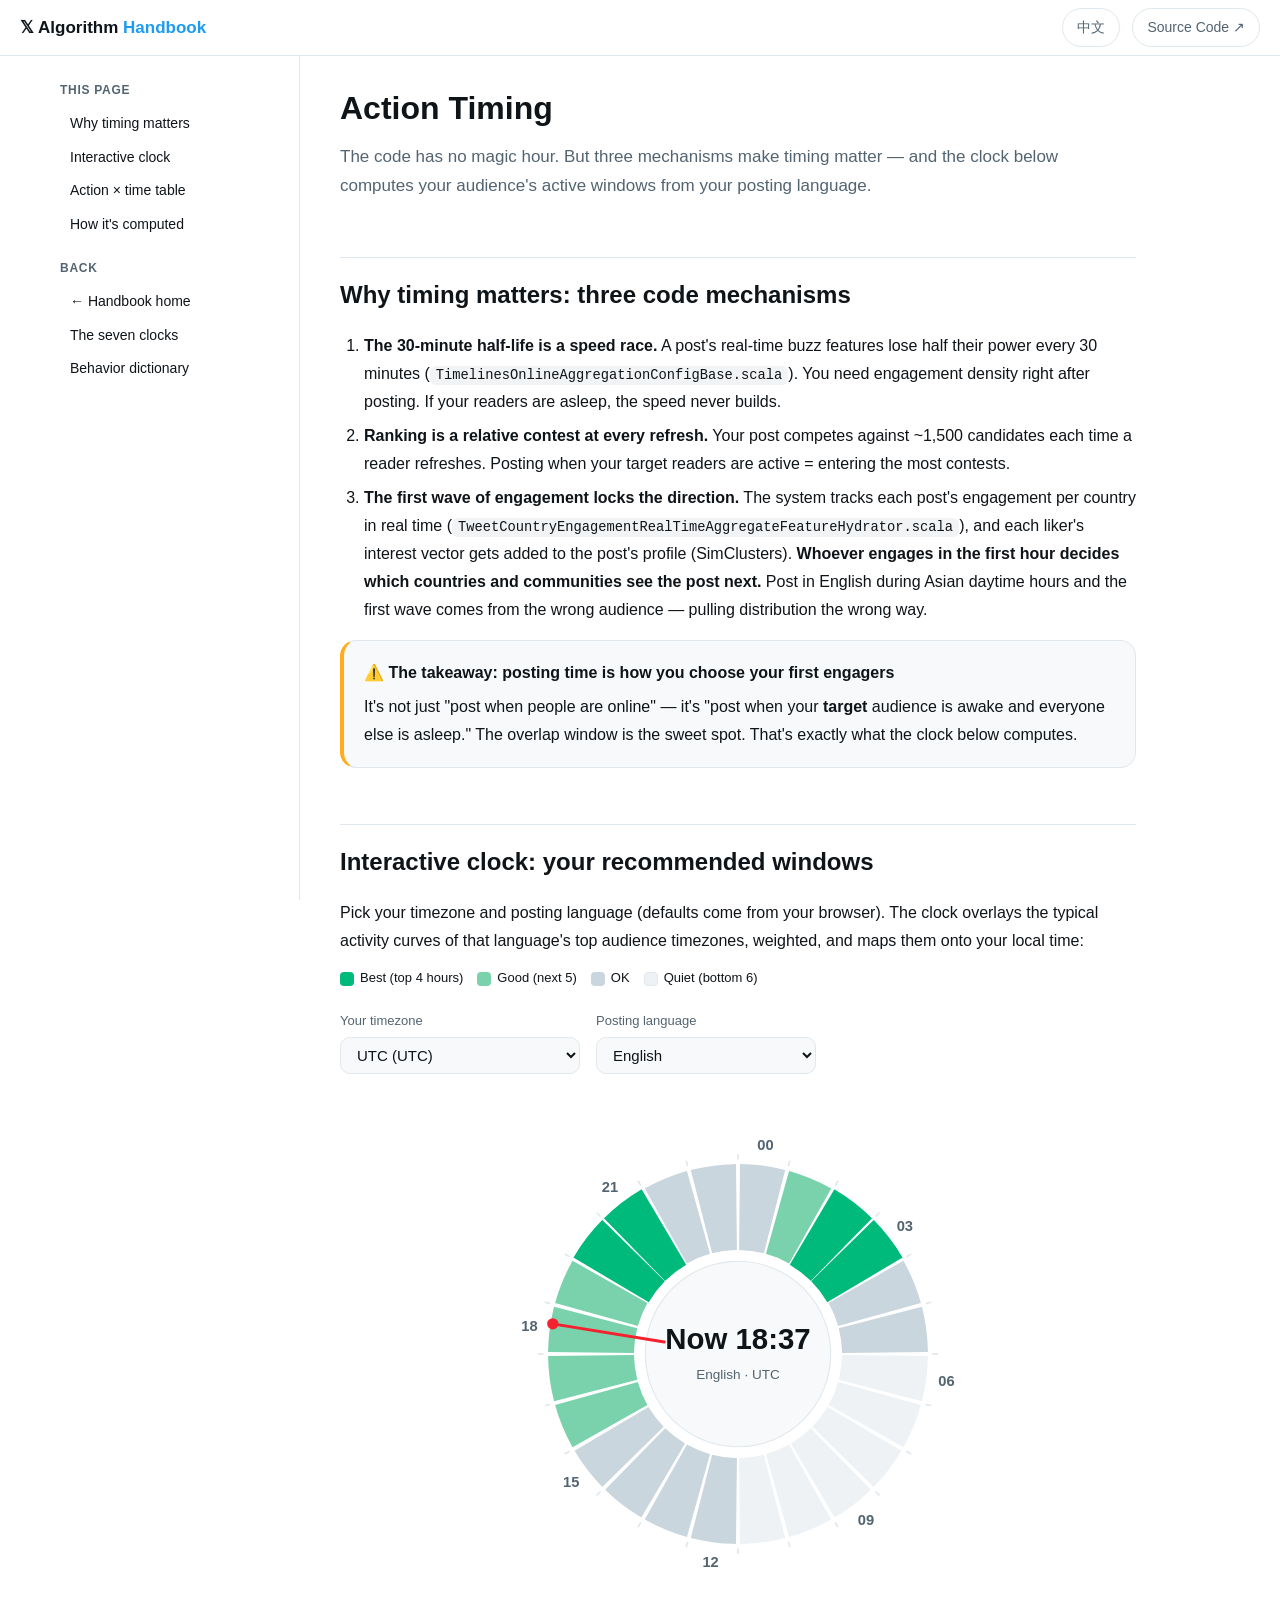
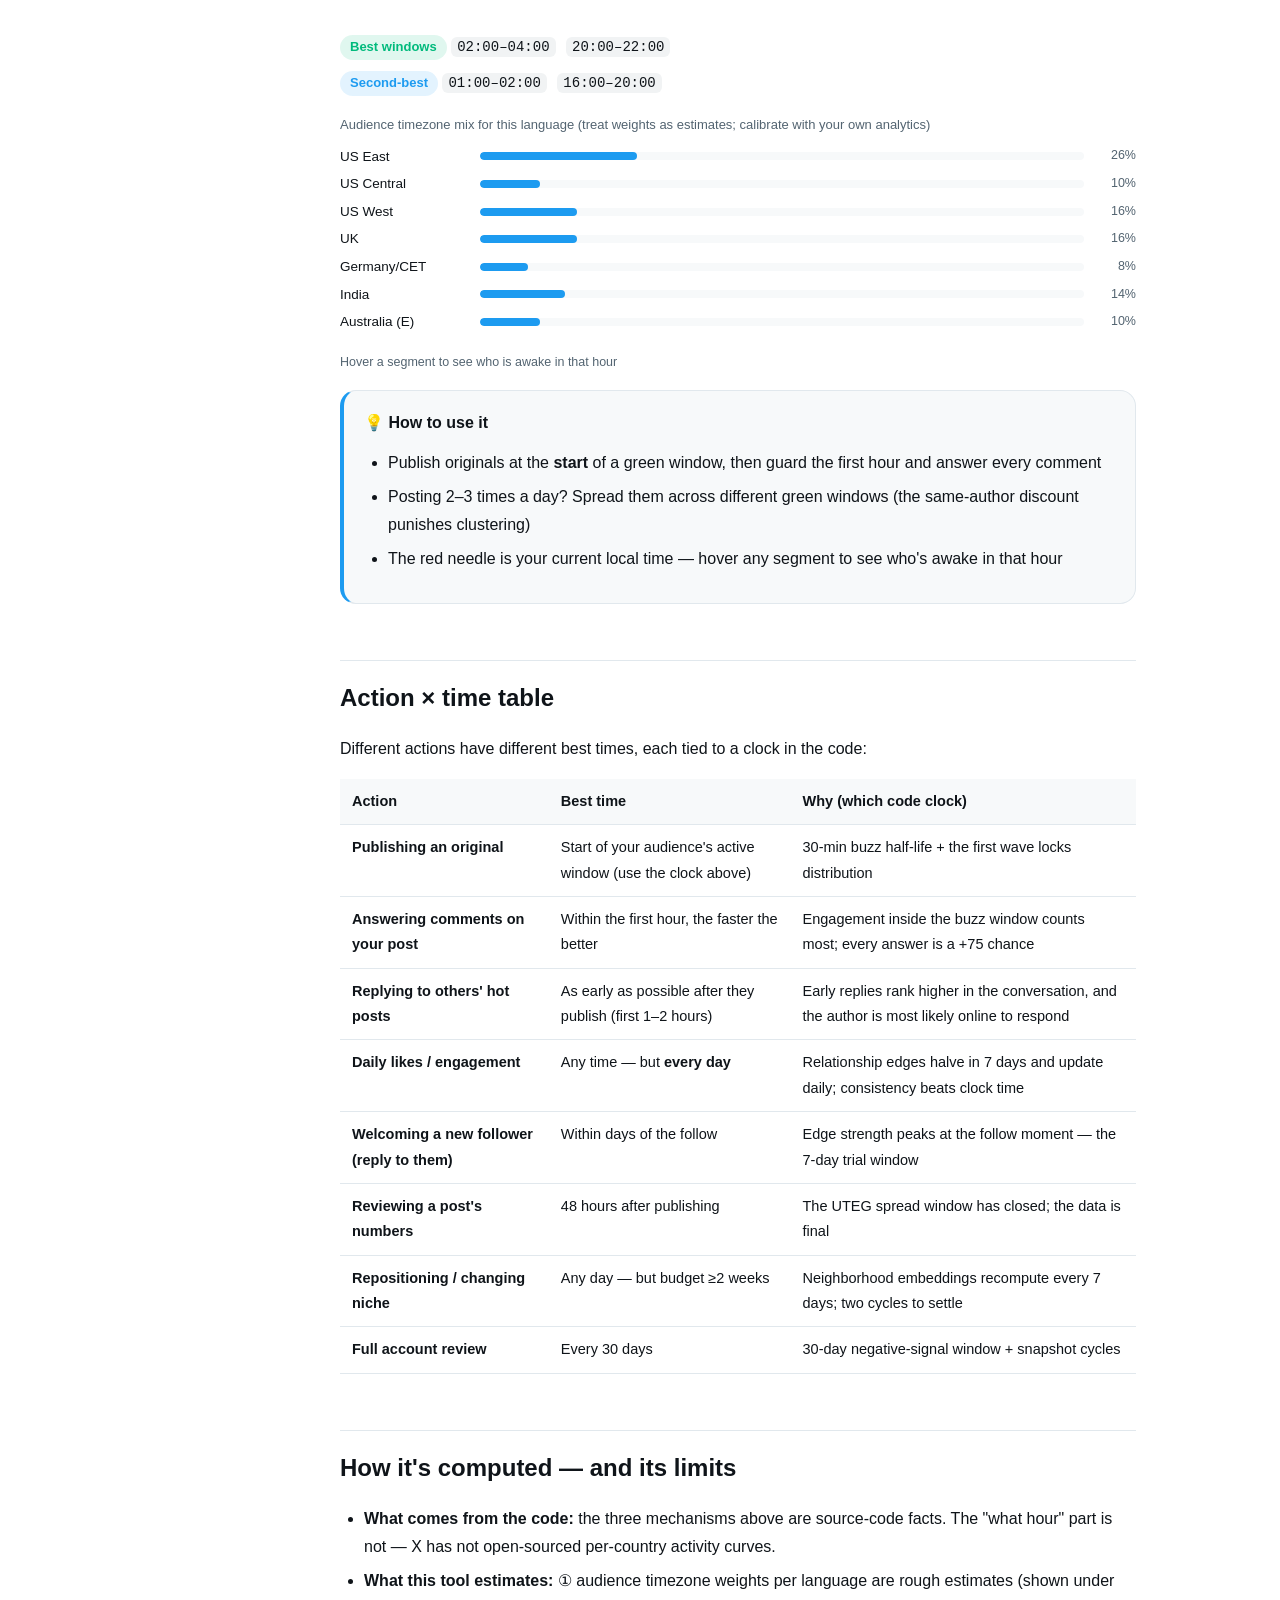
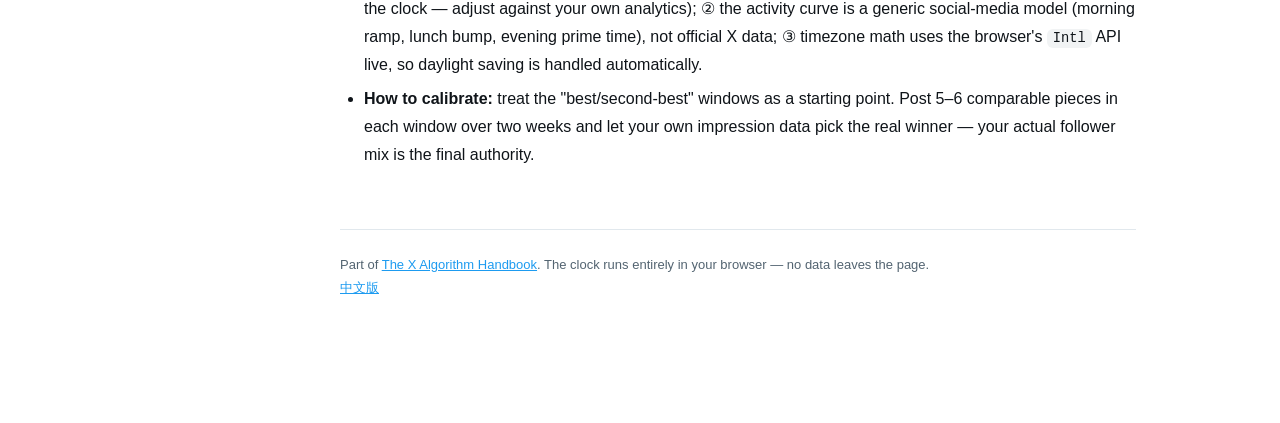
<file: en/timing.html>
<!DOCTYPE html>
<html lang="en">
<head>
<meta charset="UTF-8">
<meta name="viewport" content="width=device-width, initial-scale=1.0">
<title>Action Timing — The X Algorithm Handbook</title>
<meta name="description" content="Compute your best action times on X from your timezone and posting language. Interactive 24-hour clock covering the audience timezones of the top 10 languages.">
<link rel="stylesheet" href="../assets/style.css">
</head>
<body>

<div class="topbar">
  <a class="logo" href="./">𝕏 Algorithm <span>Handbook</span></a>
  <div class="spacer"></div>
  <a class="lang" href="../zh/timing.html">中文</a>
  <a class="gh" href="https://github.com/twitter/the-algorithm" target="_blank">Source Code ↗</a>
</div>

<div class="layout">

<nav class="sidebar">
  <div class="group">
    <div class="group-title">This page</div>
    <a href="#why">Why timing matters</a>
    <a href="#clock">Interactive clock</a>
    <a href="#table">Action × time table</a>
    <a href="#method">How it's computed</a>
  </div>
  <div class="group">
    <div class="group-title">Back</div>
    <a href="./">← Handbook home</a>
    <a href="./#clocks">The seven clocks</a>
    <a href="./#behaviors">Behavior dictionary</a>
  </div>
</nav>

<main id="top">

<h1>Action Timing</h1>
<p class="subtitle">The code has no magic hour. But three mechanisms make timing matter — and the clock below computes your audience's active windows from your posting language.</p>

<h2 id="why">Why timing matters: three code mechanisms</h2>
<ol>
<li><strong>The 30-minute half-life is a speed race.</strong> A post's real-time buzz features lose half their power every 30 minutes (<code>TimelinesOnlineAggregationConfigBase.scala</code>). You need engagement density right after posting. If your readers are asleep, the speed never builds.</li>
<li><strong>Ranking is a relative contest at every refresh.</strong> Your post competes against ~1,500 candidates each time a reader refreshes. Posting when your target readers are active = entering the most contests.</li>
<li><strong>The first wave of engagement locks the direction.</strong> The system tracks each post's engagement per country in real time (<code>TweetCountryEngagementRealTimeAggregateFeatureHydrator.scala</code>), and each liker's interest vector gets added to the post's profile (SimClusters). <strong>Whoever engages in the first hour decides which countries and communities see the post next.</strong> Post in English during Asian daytime hours and the first wave comes from the wrong audience — pulling distribution the wrong way.</li>
</ol>
<div class="card amber">
<div class="card-title">⚠️ The takeaway: posting time is how you choose your first engagers</div>
It's not just "post when people are online" — it's "post when your <strong>target</strong> audience is awake and everyone else is asleep." The overlap window is the sweet spot. That's exactly what the clock below computes.
</div>

<h2 id="clock">Interactive clock: your recommended windows</h2>
<p>Pick your timezone and posting language (defaults come from your browser). The clock overlays the typical activity curves of that language's top audience timezones, weighted, and maps them onto your local time:</p>

<div class="legend-tiers">
  <span class="lg"><span class="sw" style="background:#00ba7c"></span>Best (top 4 hours)</span>
  <span class="lg"><span class="sw" style="background:#79d2ab"></span>Good (next 5)</span>
  <span class="lg"><span class="sw" style="background:#c9d6dd"></span>OK</span>
  <span class="lg"><span class="sw" style="background:#eef2f4;border:1px solid #e1e8ed"></span>Quiet (bottom 6)</span>
</div>

<div id="timing-clock"></div>

<div class="card blue">
<div class="card-title">💡 How to use it</div>
<ul>
<li>Publish originals at the <strong>start</strong> of a green window, then guard the first hour and answer every comment</li>
<li>Posting 2–3 times a day? Spread them across different green windows (the same-author discount punishes clustering)</li>
<li>The red needle is your current local time — hover any segment to see who's awake in that hour</li>
</ul>
</div>

<h2 id="table">Action × time table</h2>
<p>Different actions have different best times, each tied to a clock in the code:</p>
<table>
<thead><tr><th>Action</th><th>Best time</th><th>Why (which code clock)</th></tr></thead>
<tbody>
<tr><td><strong>Publishing an original</strong></td><td>Start of your audience's active window (use the clock above)</td><td>30-min buzz half-life + the first wave locks distribution</td></tr>
<tr><td><strong>Answering comments on your post</strong></td><td>Within the first hour, the faster the better</td><td>Engagement inside the buzz window counts most; every answer is a +75 chance</td></tr>
<tr><td><strong>Replying to others' hot posts</strong></td><td>As early as possible after they publish (first 1–2 hours)</td><td>Early replies rank higher in the conversation, and the author is most likely online to respond</td></tr>
<tr><td><strong>Daily likes / engagement</strong></td><td>Any time — but <strong>every day</strong></td><td>Relationship edges halve in 7 days and update daily; consistency beats clock time</td></tr>
<tr><td><strong>Welcoming a new follower (reply to them)</strong></td><td>Within days of the follow</td><td>Edge strength peaks at the follow moment — the 7-day trial window</td></tr>
<tr><td><strong>Reviewing a post's numbers</strong></td><td>48 hours after publishing</td><td>The UTEG spread window has closed; the data is final</td></tr>
<tr><td><strong>Repositioning / changing niche</strong></td><td>Any day — but budget ≥2 weeks</td><td>Neighborhood embeddings recompute every 7 days; two cycles to settle</td></tr>
<tr><td><strong>Full account review</strong></td><td>Every 30 days</td><td>30-day negative-signal window + snapshot cycles</td></tr>
</tbody>
</table>

<h2 id="method">How it's computed — and its limits</h2>
<ul>
<li><strong>What comes from the code:</strong> the three mechanisms above are source-code facts. The "what hour" part is not — X has not open-sourced per-country activity curves.</li>
<li><strong>What this tool estimates:</strong> ① audience timezone weights per language are rough estimates (shown under the clock — adjust against your own analytics); ② the activity curve is a generic social-media model (morning ramp, lunch bump, evening prime time), not official X data; ③ timezone math uses the browser's <code>Intl</code> API live, so daylight saving is handled automatically.</li>
<li><strong>How to calibrate:</strong> treat the "best/second-best" windows as a starting point. Post 5–6 comparable pieces in each window over two weeks and let your own impression data pick the real winner — your actual follower mix is the final authority.</li>
</ul>

<footer>
Part of <a href="./">The X Algorithm Handbook</a>. The clock runs entirely in your browser — no data leaves the page.<br>
<a href="../zh/timing.html">中文版</a>
</footer>

</main>
</div>

<script src="../assets/clock.js"></script>
</body>
</html>
</file>
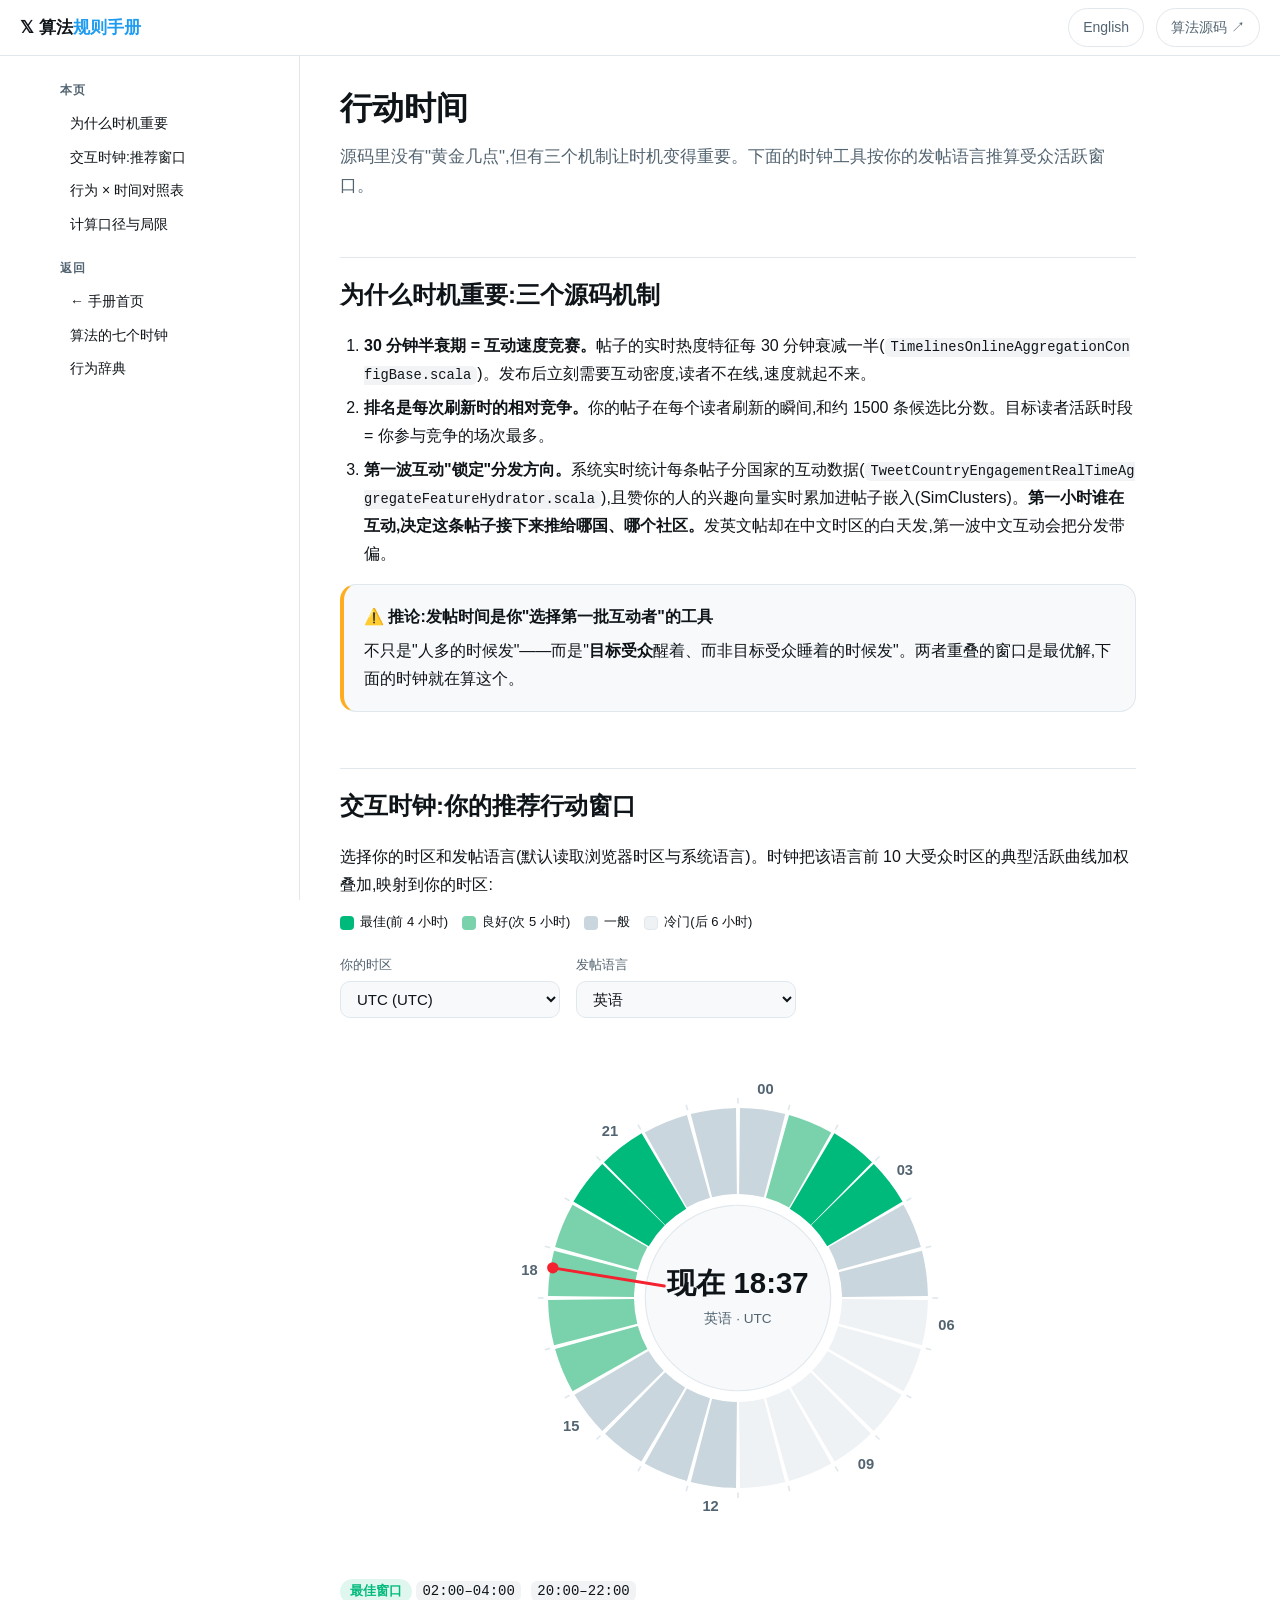
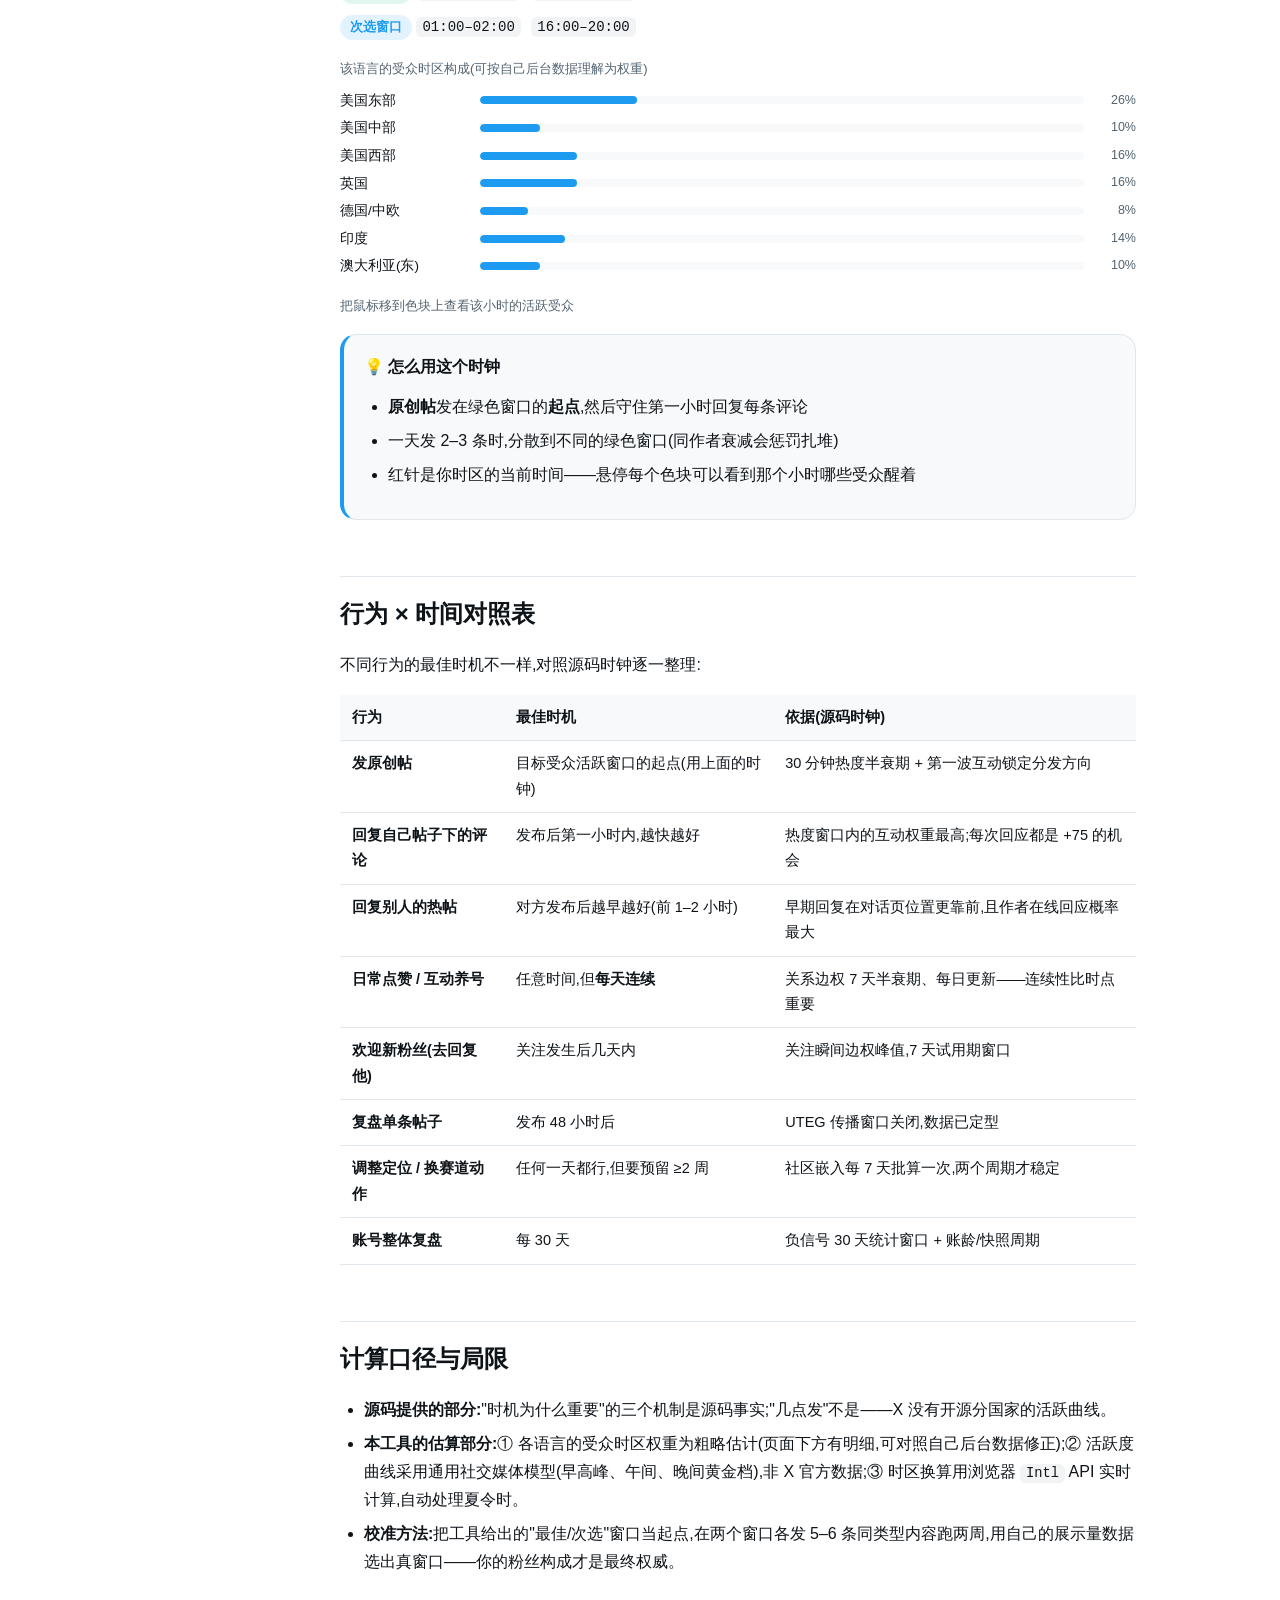
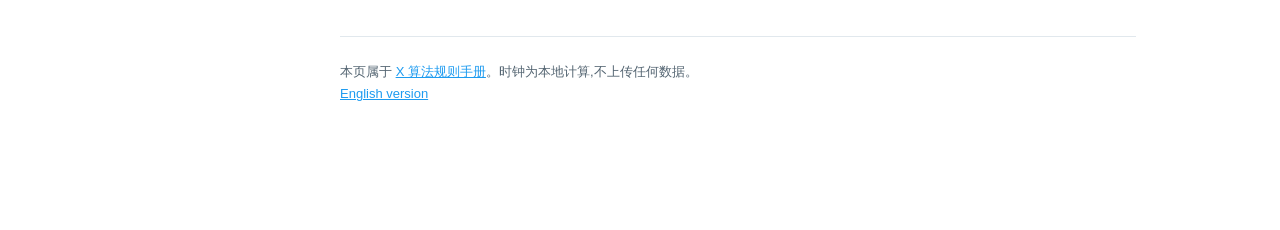
<file: zh/timing.html>
<!DOCTYPE html>
<html lang="zh-CN">
<head>
<meta charset="UTF-8">
<meta name="viewport" content="width=device-width, initial-scale=1.0">
<title>行动时间 — X 算法规则手册</title>
<meta name="description" content="根据你的时区和发帖语言,计算 X 上的最佳行动时间。带交互式 24 小时时钟,覆盖前 10 大语言的受众时区分布。">
<link rel="stylesheet" href="../assets/style.css">
</head>
<body>

<div class="topbar">
  <a class="logo" href="./">𝕏 算法<span>规则手册</span></a>
  <div class="spacer"></div>
  <a class="lang" href="../en/timing.html">English</a>
  <a class="gh" href="https://github.com/twitter/the-algorithm" target="_blank">算法源码 ↗</a>
</div>

<div class="layout">

<nav class="sidebar">
  <div class="group">
    <div class="group-title">本页</div>
    <a href="#why">为什么时机重要</a>
    <a href="#clock">交互时钟:推荐窗口</a>
    <a href="#table">行为 × 时间对照表</a>
    <a href="#method">计算口径与局限</a>
  </div>
  <div class="group">
    <div class="group-title">返回</div>
    <a href="./">← 手册首页</a>
    <a href="./#clocks">算法的七个时钟</a>
    <a href="./#behaviors">行为辞典</a>
  </div>
</nav>

<main id="top">

<h1>行动时间</h1>
<p class="subtitle">源码里没有"黄金几点",但有三个机制让时机变得重要。下面的时钟工具按你的发帖语言推算受众活跃窗口。</p>

<h2 id="why">为什么时机重要:三个源码机制</h2>
<ol>
<li><strong>30 分钟半衰期 = 互动速度竞赛。</strong>帖子的实时热度特征每 30 分钟衰减一半(<code>TimelinesOnlineAggregationConfigBase.scala</code>)。发布后立刻需要互动密度,读者不在线,速度就起不来。</li>
<li><strong>排名是每次刷新时的相对竞争。</strong>你的帖子在每个读者刷新的瞬间,和约 1500 条候选比分数。目标读者活跃时段 = 你参与竞争的场次最多。</li>
<li><strong>第一波互动"锁定"分发方向。</strong>系统实时统计每条帖子分国家的互动数据(<code>TweetCountryEngagementRealTimeAggregateFeatureHydrator.scala</code>),且赞你的人的兴趣向量实时累加进帖子嵌入(SimClusters)。<strong>第一小时谁在互动,决定这条帖子接下来推给哪国、哪个社区。</strong>发英文帖却在中文时区的白天发,第一波中文互动会把分发带偏。</li>
</ol>
<div class="card amber">
<div class="card-title">⚠️ 推论:发帖时间是你"选择第一批互动者"的工具</div>
不只是"人多的时候发"——而是"<strong>目标受众</strong>醒着、而非目标受众睡着的时候发"。两者重叠的窗口是最优解,下面的时钟就在算这个。
</div>

<h2 id="clock">交互时钟:你的推荐行动窗口</h2>
<p>选择你的时区和发帖语言(默认读取浏览器时区与系统语言)。时钟把该语言前 10 大受众时区的典型活跃曲线加权叠加,映射到你的时区:</p>

<div class="legend-tiers">
  <span class="lg"><span class="sw" style="background:#00ba7c"></span>最佳(前 4 小时)</span>
  <span class="lg"><span class="sw" style="background:#79d2ab"></span>良好(次 5 小时)</span>
  <span class="lg"><span class="sw" style="background:#c9d6dd"></span>一般</span>
  <span class="lg"><span class="sw" style="background:#eef2f4;border:1px solid #e1e8ed"></span>冷门(后 6 小时)</span>
</div>

<div id="timing-clock"></div>

<div class="card blue">
<div class="card-title">💡 怎么用这个时钟</div>
<ul>
<li><strong>原创帖</strong>发在绿色窗口的<strong>起点</strong>,然后守住第一小时回复每条评论</li>
<li>一天发 2–3 条时,分散到不同的绿色窗口(同作者衰减会惩罚扎堆)</li>
<li>红针是你时区的当前时间——悬停每个色块可以看到那个小时哪些受众醒着</li>
</ul>
</div>

<h2 id="table">行为 × 时间对照表</h2>
<p>不同行为的最佳时机不一样,对照源码时钟逐一整理:</p>
<table>
<thead><tr><th>行为</th><th>最佳时机</th><th>依据(源码时钟)</th></tr></thead>
<tbody>
<tr><td><strong>发原创帖</strong></td><td>目标受众活跃窗口的起点(用上面的时钟)</td><td>30 分钟热度半衰期 + 第一波互动锁定分发方向</td></tr>
<tr><td><strong>回复自己帖子下的评论</strong></td><td>发布后第一小时内,越快越好</td><td>热度窗口内的互动权重最高;每次回应都是 +75 的机会</td></tr>
<tr><td><strong>回复别人的热帖</strong></td><td>对方发布后越早越好(前 1–2 小时)</td><td>早期回复在对话页位置更靠前,且作者在线回应概率最大</td></tr>
<tr><td><strong>日常点赞 / 互动养号</strong></td><td>任意时间,但<strong>每天连续</strong></td><td>关系边权 7 天半衰期、每日更新——连续性比时点重要</td></tr>
<tr><td><strong>欢迎新粉丝(去回复他)</strong></td><td>关注发生后几天内</td><td>关注瞬间边权峰值,7 天试用期窗口</td></tr>
<tr><td><strong>复盘单条帖子</strong></td><td>发布 48 小时后</td><td>UTEG 传播窗口关闭,数据已定型</td></tr>
<tr><td><strong>调整定位 / 换赛道动作</strong></td><td>任何一天都行,但要预留 ≥2 周</td><td>社区嵌入每 7 天批算一次,两个周期才稳定</td></tr>
<tr><td><strong>账号整体复盘</strong></td><td>每 30 天</td><td>负信号 30 天统计窗口 + 账龄/快照周期</td></tr>
</tbody>
</table>

<h2 id="method">计算口径与局限</h2>
<ul>
<li><strong>源码提供的部分:</strong>"时机为什么重要"的三个机制是源码事实;"几点发"不是——X 没有开源分国家的活跃曲线。</li>
<li><strong>本工具的估算部分:</strong>① 各语言的受众时区权重为粗略估计(页面下方有明细,可对照自己后台数据修正);② 活跃度曲线采用通用社交媒体模型(早高峰、午间、晚间黄金档),非 X 官方数据;③ 时区换算用浏览器 <code>Intl</code> API 实时计算,自动处理夏令时。</li>
<li><strong>校准方法:</strong>把工具给出的"最佳/次选"窗口当起点,在两个窗口各发 5–6 条同类型内容跑两周,用自己的展示量数据选出真窗口——你的粉丝构成才是最终权威。</li>
</ul>

<footer>
本页属于 <a href="./">X 算法规则手册</a>。时钟为本地计算,不上传任何数据。<br>
<a href="../en/timing.html">English version</a>
</footer>

</main>
</div>

<script src="../assets/clock.js"></script>
</body>
</html>
</file>
<file: assets/style.css>
:root {
  --bg: #ffffff;
  --bg-soft: #f7f9fa;
  --text: #0f1419;
  --text-soft: #536471;
  --accent: #1d9bf0;
  --accent-dark: #1a8cd8;
  --green: #00ba7c;
  --red: #f4212e;
  --amber: #ffad1f;
  --border: #e1e8ed;
  --code-bg: #f1f3f4;
  --sidebar-w: 260px;
}

@media (prefers-color-scheme: dark) {
  :root {
    --bg: #15202b;
    --bg-soft: #1c2732;
    --text: #f7f9f9;
    --text-soft: #8b98a5;
    --border: #38444d;
    --code-bg: #253341;
  }
}

* { box-sizing: border-box; margin: 0; padding: 0; }

html { scroll-behavior: smooth; scroll-padding-top: 70px; }

body {
  font-family: -apple-system, BlinkMacSystemFont, "Segoe UI", Roboto, "PingFang SC", "Hiragino Sans GB", "Microsoft YaHei", sans-serif;
  background: var(--bg);
  color: var(--text);
  line-height: 1.75;
}

/* ===== Top bar ===== */
.topbar {
  position: fixed; top: 0; left: 0; right: 0; height: 56px; z-index: 100;
  display: flex; align-items: center; gap: 12px;
  padding: 0 20px;
  background: var(--bg);
  border-bottom: 1px solid var(--border);
}
.topbar .logo { font-weight: 800; font-size: 17px; text-decoration: none; color: var(--text); }
.topbar .logo span { color: var(--accent); }
.topbar .spacer { flex: 1; }
.topbar a.lang, .topbar a.gh {
  text-decoration: none; color: var(--text-soft); font-size: 14px;
  padding: 6px 14px; border: 1px solid var(--border); border-radius: 999px;
}
.topbar a.lang:hover, .topbar a.gh:hover { color: var(--accent); border-color: var(--accent); }

/* ===== Layout ===== */
.layout { display: flex; max-width: 1200px; margin: 0 auto; padding-top: 56px; }

nav.sidebar {
  width: var(--sidebar-w); flex-shrink: 0;
  position: sticky; top: 56px; height: calc(100vh - 56px);
  overflow-y: auto; padding: 24px 8px 40px 20px;
  border-right: 1px solid var(--border);
  font-size: 14px;
}
nav.sidebar .group { margin-bottom: 18px; }
nav.sidebar .group-title {
  font-size: 12px; text-transform: uppercase; letter-spacing: .06em;
  color: var(--text-soft); margin-bottom: 6px; font-weight: 700;
}
nav.sidebar a {
  display: block; color: var(--text); text-decoration: none;
  padding: 4px 10px; border-radius: 8px; margin: 1px 0;
}
nav.sidebar a:hover { background: var(--bg-soft); color: var(--accent); }

main {
  flex: 1; min-width: 0; padding: 32px 24px 100px 40px;
  max-width: 860px;
}

/* ===== Typography ===== */
h1 { font-size: 32px; line-height: 1.3; margin-bottom: 8px; }
.subtitle { color: var(--text-soft); font-size: 17px; margin-bottom: 24px; }
h2 {
  font-size: 24px; margin: 56px 0 16px; padding-top: 16px;
  border-top: 1px solid var(--border);
}
h3 { font-size: 18px; margin: 28px 0 10px; }
p { margin: 12px 0; }
ul, ol { margin: 12px 0 12px 24px; }
li { margin: 6px 0; }
strong { font-weight: 700; }

code {
  font-family: ui-monospace, SFMono-Regular, Menlo, monospace;
  font-size: 0.86em; background: var(--code-bg);
  padding: 2px 6px; border-radius: 6px; word-break: break-all;
}

a { color: var(--accent); }

/* ===== Components ===== */
.card {
  background: var(--bg-soft); border: 1px solid var(--border);
  border-radius: 16px; padding: 18px 20px; margin: 16px 0;
}
.card.green { border-left: 4px solid var(--green); }
.card.red { border-left: 4px solid var(--red); }
.card.amber { border-left: 4px solid var(--amber); }
.card.blue { border-left: 4px solid var(--accent); }
.card .card-title { font-weight: 700; margin-bottom: 6px; }

table {
  width: 100%; border-collapse: collapse; margin: 16px 0; font-size: 14.5px;
}
th, td { padding: 10px 12px; border-bottom: 1px solid var(--border); text-align: left; vertical-align: top; }
th { background: var(--bg-soft); font-weight: 700; }
tr:hover td { background: var(--bg-soft); }

.badge {
  display: inline-block; padding: 1px 10px; border-radius: 999px;
  font-size: 13px; font-weight: 700; white-space: nowrap;
}
.badge.pos { background: rgba(0,186,124,.12); color: var(--green); }
.badge.neg { background: rgba(244,33,46,.12); color: var(--red); }
.badge.warn { background: rgba(255,173,31,.15); color: #b07c00; }
.badge.info { background: rgba(29,155,240,.12); color: var(--accent); }

.src {
  font-size: 12.5px; color: var(--text-soft); margin-top: 4px;
}
.src code { font-size: 11.5px; }

.figure { margin: 24px 0; text-align: center; }
.figure svg { max-width: 100%; height: auto; }
.figure .caption { font-size: 13px; color: var(--text-soft); margin-top: 8px; }

.disclaimer {
  font-size: 13.5px; color: var(--text-soft);
  border: 1px dashed var(--border); border-radius: 12px; padding: 12px 16px; margin: 20px 0;
}

footer {
  border-top: 1px solid var(--border);
  margin-top: 60px; padding: 24px 0; font-size: 13px; color: var(--text-soft);
}

/* ===== Landing ===== */
.landing {
  min-height: 100vh; display: flex; flex-direction: column;
  align-items: center; justify-content: center; gap: 20px; padding: 24px; text-align: center;
}
.landing h1 { font-size: 40px; }
.landing p { color: var(--text-soft); max-width: 480px; }
.landing .choices { display: flex; gap: 16px; margin-top: 12px; }
.landing .choices a {
  text-decoration: none; font-weight: 700; font-size: 17px;
  padding: 14px 36px; border-radius: 999px;
  background: var(--accent); color: #fff;
}
.landing .choices a.alt { background: var(--bg-soft); color: var(--text); border: 1px solid var(--border); }

/* ===== Mobile ===== */
@media (max-width: 900px) {
  nav.sidebar { display: none; }
  main { padding: 24px 18px 80px; }
  h1 { font-size: 26px; }
  h2 { font-size: 21px; }
  table { font-size: 13px; display: block; overflow-x: auto; }
}

/* ===== Timing clock ===== */
.clock-controls { display: flex; gap: 16px; flex-wrap: wrap; margin: 20px 0; }
.clock-ctl { display: flex; flex-direction: column; gap: 4px; font-size: 13px; color: var(--text-soft); }
.clock-ctl select {
  font-size: 15px; padding: 8px 12px; border-radius: 10px;
  border: 1px solid var(--border); background: var(--bg-soft); color: var(--text);
  min-width: 220px;
}
.clock-stage { position: relative; max-width: 520px; margin: 0 auto; }
.timing-svg { width: 100%; height: auto; display: block; }
.clock-sector { cursor: pointer; transition: opacity .15s; }
.clock-sector:hover { opacity: .8; }
.clock-sector.best { stroke: var(--green); stroke-width: 1.5; }
.clock-num { font-size: 13px; font-weight: 700; fill: var(--text-soft); }
.clock-tick { stroke: var(--border); stroke-width: 1.5; }
.clock-center { fill: var(--bg-soft); stroke: var(--border); }
.clock-time { font-size: 26px; font-weight: 800; fill: var(--text); }
.clock-sub { font-size: 12px; fill: var(--text-soft); }
.clock-needle { stroke: var(--red); stroke-width: 2.5; stroke-linecap: round; }
.clock-needle-dot { fill: var(--red); }
.clock-tip {
  position: absolute; z-index: 10; pointer-events: none;
  background: var(--bg); border: 1px solid var(--border); border-radius: 12px;
  padding: 10px 12px; font-size: 12.5px; line-height: 1.6; width: 180px;
  box-shadow: 0 6px 24px rgba(0,0,0,.12);
}
.clock-tip .tip-sub { color: var(--text-soft); margin-top: 4px; }
.clock-windows { margin: 18px 0 6px; }
.clock-windows .win-row { margin: 8px 0; }
.clock-windows code { margin-right: 6px; font-size: 14px; }
.clock-audience { margin: 18px 0; }
.aud-title { font-size: 13px; color: var(--text-soft); margin-bottom: 8px; }
.aud-row { display: flex; align-items: center; gap: 10px; margin: 4px 0; font-size: 13.5px; }
.aud-name { width: 130px; flex-shrink: 0; }
.aud-bar { flex: 1; height: 8px; background: var(--bg-soft); border-radius: 999px; overflow: hidden; }
.aud-bar span { display: block; height: 100%; background: var(--accent); border-radius: 999px; }
.aud-pct { width: 42px; text-align: right; color: var(--text-soft); font-size: 12.5px; }
.legend-tiers { display: flex; gap: 14px; flex-wrap: wrap; margin: 12px 0; font-size: 13px; }
.legend-tiers .lg { display: flex; align-items: center; gap: 6px; }
.legend-tiers .sw { width: 14px; height: 14px; border-radius: 4px; display: inline-block; }
</file>
